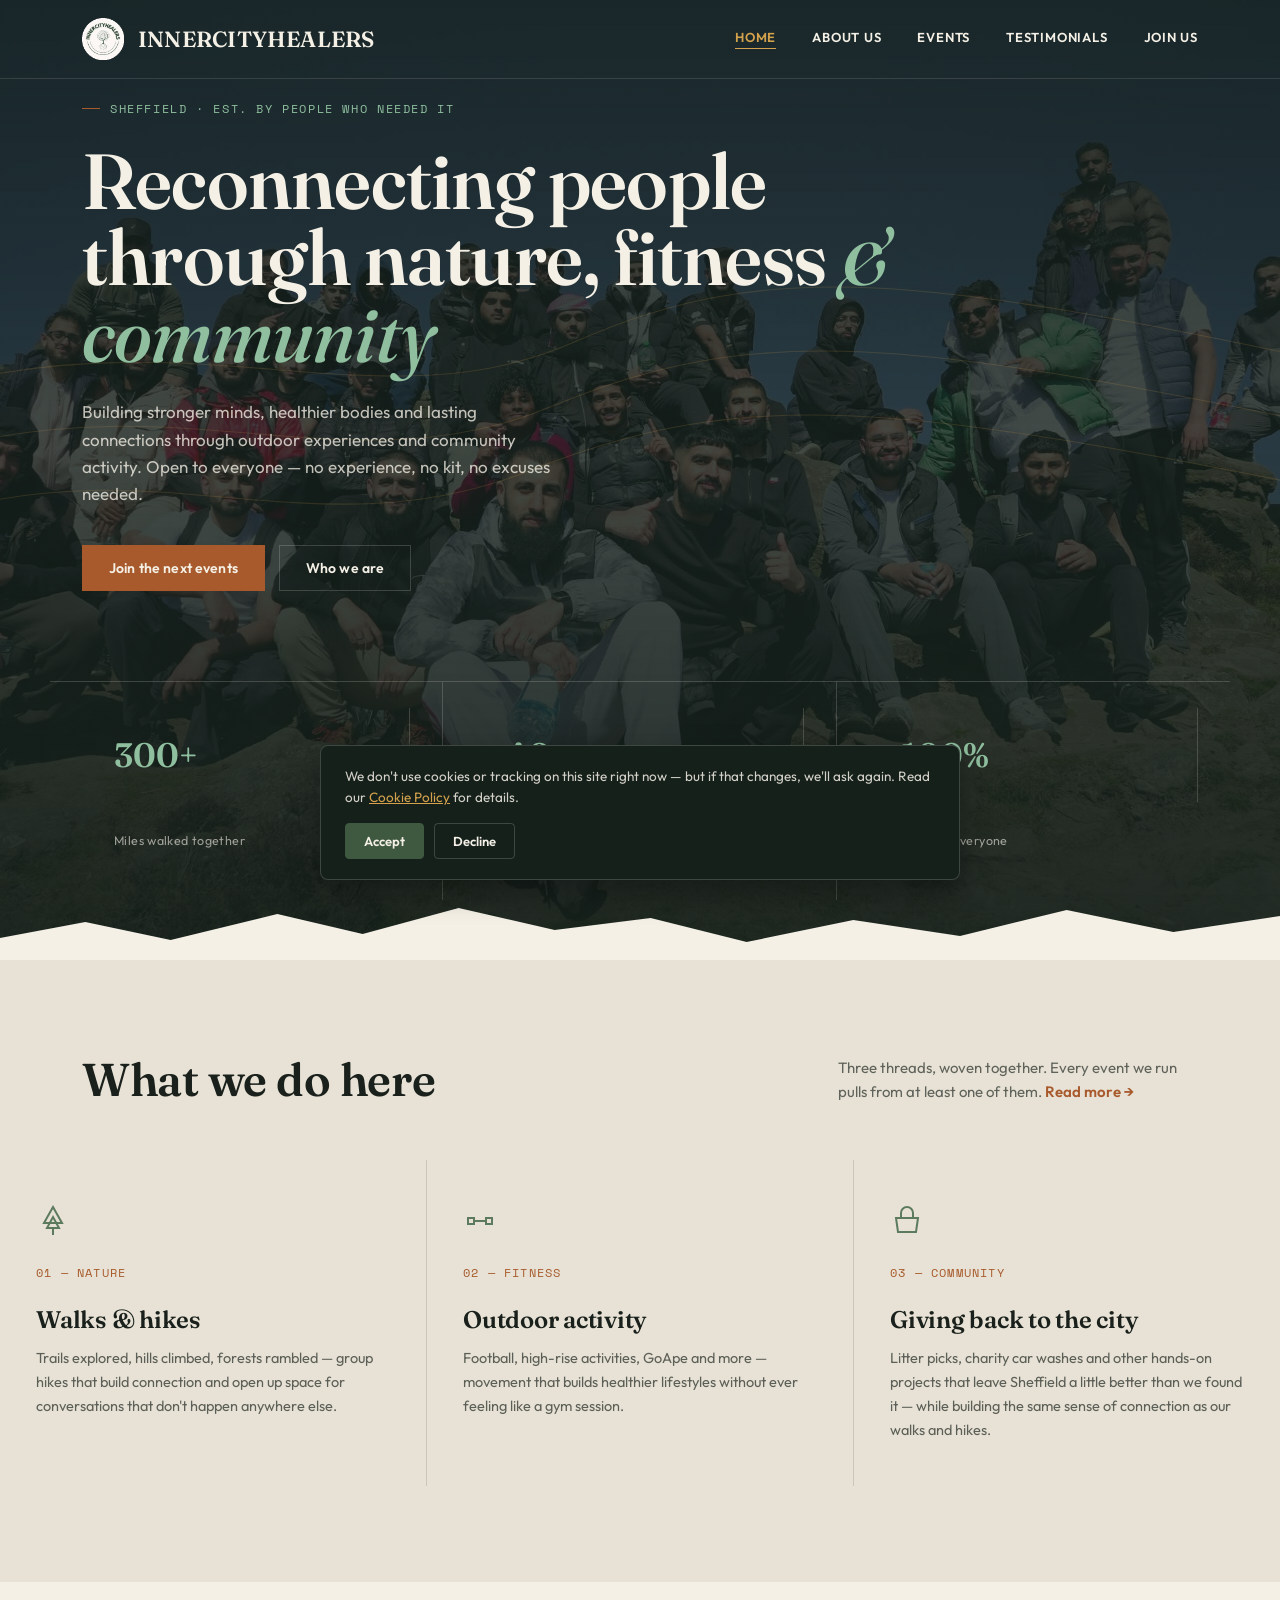
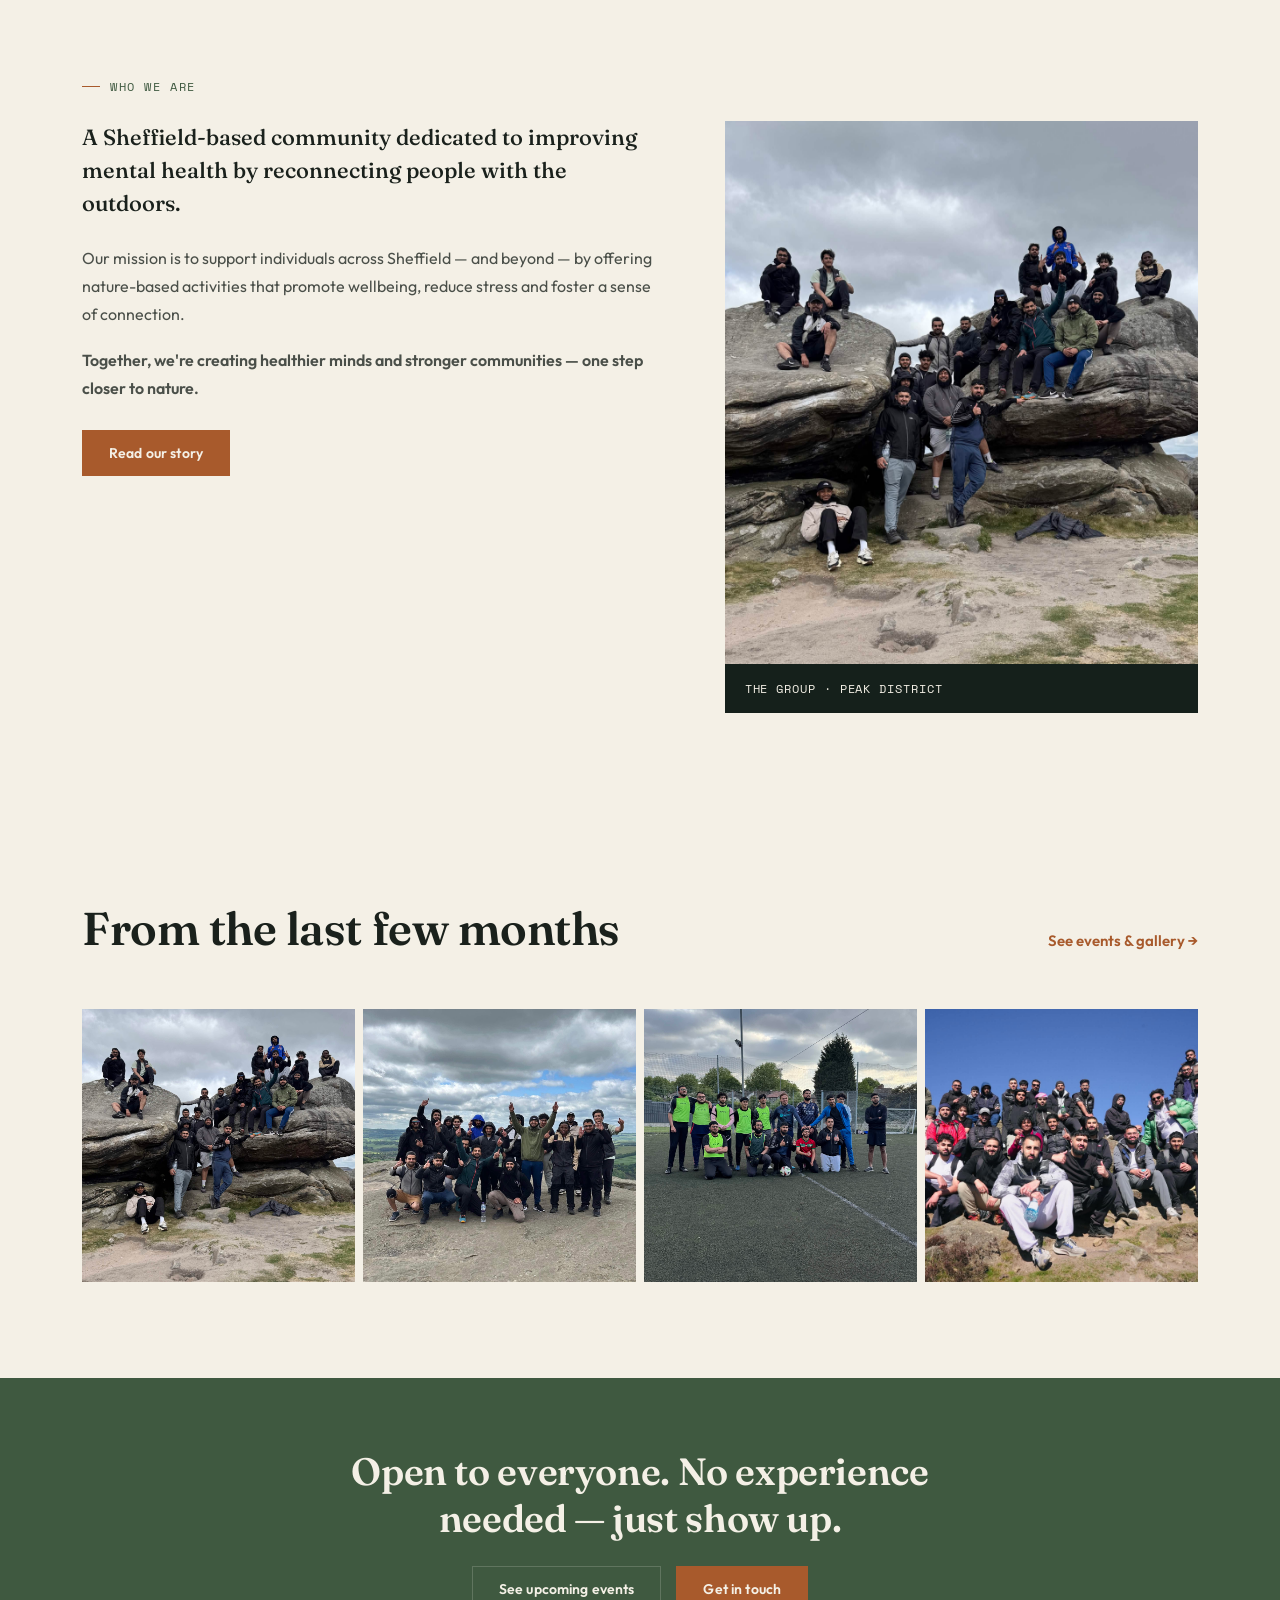
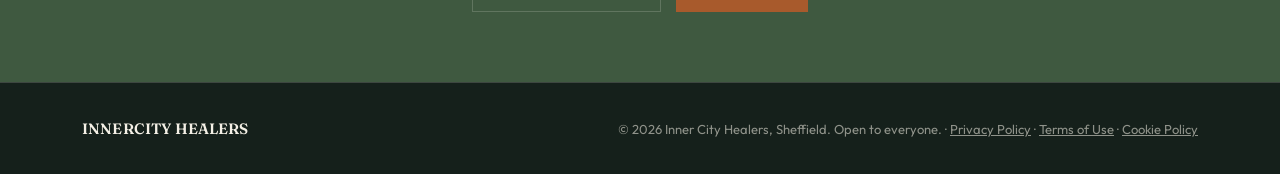
<file: index.html>
<!DOCTYPE html>
<html lang="en">
<head>
<meta charset="UTF-8">
<meta name="viewport" content="width=device-width, initial-scale=1.0">
<title>Inner City Healers — Reconnecting People Through Nature, Fitness & Community</title>
<meta name="description" content="A Sheffield-based community using hikes, outdoor activity and connection to support mental health.">
<link rel="preconnect" href="https://fonts.googleapis.com">
<link rel="preconnect" href="https://fonts.gstatic.com" crossorigin>
<link href="https://fonts.googleapis.com/css2?family=Fraunces:opsz,wght@9..144,400;9..144,500;9..144,600;9..144,700&family=Outfit:wght@400;500;600;700&family=Space+Mono:wght@400;700&display=swap" rel="stylesheet">
<link rel="stylesheet" href="css/style.css">
</head>
<body>
<header>
  <nav>
    <a href="index.html" class="brand">
      <img src="images/logo_circle.png" alt="Inner City Healers logo" class="brand-logo">
      INNERCITYHEALERS
    </a>
    <div class="navlinks">
      <a href="index.html" class="active">Home</a>
      <a href="about.html">About Us</a>
      <a href="events.html">Events</a>
      <a href="testimonials.html">Testimonials</a>
      <a href="contact.html">Join Us</a>
    </div>
    <button class="menu-toggle" aria-label="Menu">
      <svg width="22" height="16" viewBox="0 0 22 16"><rect width="22" height="2" fill="#1A211C"/><rect y="7" width="22" height="2" fill="#1A211C"/><rect y="14" width="22" height="2" fill="#1A211C"/></svg>
    </button>
  </nav>
</header>
<section class="hero" id="home">
  <svg class="topo" viewBox="0 0 1200 600" preserveAspectRatio="none" xmlns="http://www.w3.org/2000/svg">
    <g stroke="#D4A24C" stroke-width="1" fill="none">
      <path d="M-50 480 C 150 420, 300 520, 500 440 S 850 380, 1250 460"/>
      <path d="M-50 420 C 180 360, 330 460, 520 380 S 860 320, 1250 400"/>
      <path d="M-50 360 C 200 300, 360 400, 540 320 S 870 260, 1250 340"/>
    </g>
  </svg>
  <div class="hero-inner">
    <div class="eyebrow light">Sheffield &middot; Est. by people who needed it</div>
    <h1>Reconnecting people through nature, fitness <em>&amp; community</em></h1>
    <p class="lede">Building stronger minds, healthier bodies and lasting connections through outdoor experiences and community activity. Open to everyone &mdash; no experience, no kit, no excuses needed.</p>
    <div class="hero-ctas">
      <a href="contact.html" class="btn dark">Join the next events</a>
      <a href="about.html" class="btn outline">Who we are</a>
    </div>
  </div>
  <div class="hero-stats">
    <div><div class="num">300+</div><div class="lbl">Miles walked together</div></div>
    <div><div class="num">40+</div><div class="lbl">Outdoor sessions run</div></div>
    <div><div class="num">100%</div><div class="lbl">Open to everyone</div></div>
  </div>
  <svg class="ridge" viewBox="0 0 1200 60" preserveAspectRatio="none" style="height:60px;">
    <path d="M0 60 L0 38 L80 22 L160 40 L260 14 L340 34 L430 8 L520 30 L610 18 L700 42 L800 20 L900 36 L1000 10 L1100 32 L1200 16 L1200 60 Z" fill="#F4F0E6"/>
  </svg>
</section>

<section class="pillars">
  <div class="wrap">
    <div class="section-head">
      <h2>What we do here</h2>
      <p class="desc">Three threads, woven together. Every event we run pulls from at least one of them. <a href="about.html" style="color:var(--rust); font-weight:600;">Read more &rarr;</a></p>
    </div>
  </div>
  <div class="pillar-grid">
    <div class="pillar">
      <div class="icon"><svg width="34" height="34" viewBox="0 0 34 34" fill="none"><path d="M17 3L26 19H8L17 3Z" stroke="#5C7A5E" stroke-width="2" fill="none"/><path d="M17 13L23 24H11L17 13Z" stroke="#5C7A5E" stroke-width="2" fill="none"/><line x1="17" y1="24" x2="17" y2="31" stroke="#5C7A5E" stroke-width="2"/></svg></div>
      <div class="pnum">01 &mdash; NATURE</div>
      <h3>Walks &amp; hikes</h3>
      <p>Trails explored, hills climbed, forests rambled &mdash; group hikes that build connection and open up space for conversations that don't happen anywhere else.</p>
    </div>
    <div class="pillar">
      <div class="icon"><svg width="34" height="34" viewBox="0 0 34 34" fill="none"><rect x="5" y="14" width="6" height="6" stroke="#5C7A5E" stroke-width="2"/><rect x="23" y="14" width="6" height="6" stroke="#5C7A5E" stroke-width="2"/><line x1="11" y1="17" x2="23" y2="17" stroke="#5C7A5E" stroke-width="2"/></svg></div>
      <div class="pnum">02 &mdash; FITNESS</div>
      <h3>Outdoor activity</h3>
      <p>Football, high-rise activities, GoApe and more &mdash; movement that builds healthier lifestyles without ever feeling like a gym session.</p>
    </div>
    <div class="pillar">
  <div class="icon"><svg width="34" height="34" viewBox="0 0 34 34" fill="none"><path d="M6 14h22l-2 14H8L6 14Z" stroke="#5C7A5E" stroke-width="2" fill="none"/><path d="M11 14V9a6 6 0 0 1 12 0v5" stroke="#5C7A5E" stroke-width="2" fill="none"/></svg></div>
  <div class="pnum">03 &mdash; COMMUNITY</div>
  <h3>Giving back to the city</h3>
  <p>Litter picks, charity car washes and other hands-on projects that leave Sheffield a little better than we found it &mdash; while building the same sense of connection as our walks and hikes.</p>
</div>
  </div>
</section>

<section class="about">
  <div class="wrap">
    <div class="eyebrow">Who we are</div>
    <div class="about-grid" style="margin-top:26px;">
      <div>
        <p class="lead-graf">A Sheffield-based community dedicated to improving mental health by reconnecting people with the outdoors.</p>
        <p>Our mission is to support individuals across Sheffield &mdash; and beyond &mdash; by offering nature-based activities that promote wellbeing, reduce stress and foster a sense of connection.</p>
        <p style="font-weight:600; margin-bottom:28px;">Together, we're creating healthier minds and stronger communities &mdash; one step closer to nature.</p>
        <a href="about.html" class="btn dark">Read our story</a>
      </div>
      <div class="about-photo">
        <img src="images/peak-summit-group.jpg" alt="Group celebrating together on top of a Peak District summit">
        <div class="tag">THE GROUP &middot; PEAK DISTRICT</div>
      </div>
    </div>
  </div>
</section>

<section class="mini-gallery">
  <div class="wrap">
    <div class="section-head">
      <h2>From the last few months</h2>
      <p class="desc"><a href="events.html" style="color:var(--rust); font-weight:600;">See events &amp; gallery &rarr;</a></p>
    </div>
    <div class="mini-grid">
      <a href="events.html"><img src="images/peak-summit-group.jpg" alt="Group celebrating on top of a Peak District summit"></a>
      <a href="events.html"><img src="images/rocky-outcrop-cheering.jpg" alt="Group cheering on a rocky outcrop"></a>
      <a href="events.html"><img src="images/outdoor-football.jpg" alt="Football team group photo"></a>
      <a href="events.html"><img src="images/go-karting.jpg" alt="Group in racing suits after go-karting"></a>
    </div>
  </div>
</section>

<section class="cta-band">
  <div class="wrap">
    <h2 style="margin:0 auto 24px;">Open to everyone. No experience needed &mdash; just show up.</h2>
    <a href="events.html" class="btn outline">See upcoming events</a>
    <a href="contact.html" class="btn dark">Get in touch</a>
  </div>
</section>
<footer>
  <div class="wrap foot-inner">
    <div class="brand">INNERCITY HEALERS</div>
    <div>&copy; 2026 Inner City Healers, Sheffield. Open to everyone. &middot; <a href="privacy.html" style="text-decoration:underline;">Privacy Policy</a> &middot; <a href="terms.html" style="text-decoration:underline;">Terms of Use</a> &middot; <a href="cookies.html" style="text-decoration:underline;">Cookie Policy</a></div>
  </div>
</footer>

<script src="js/script.js"></script>

</body>
</html>
</file>
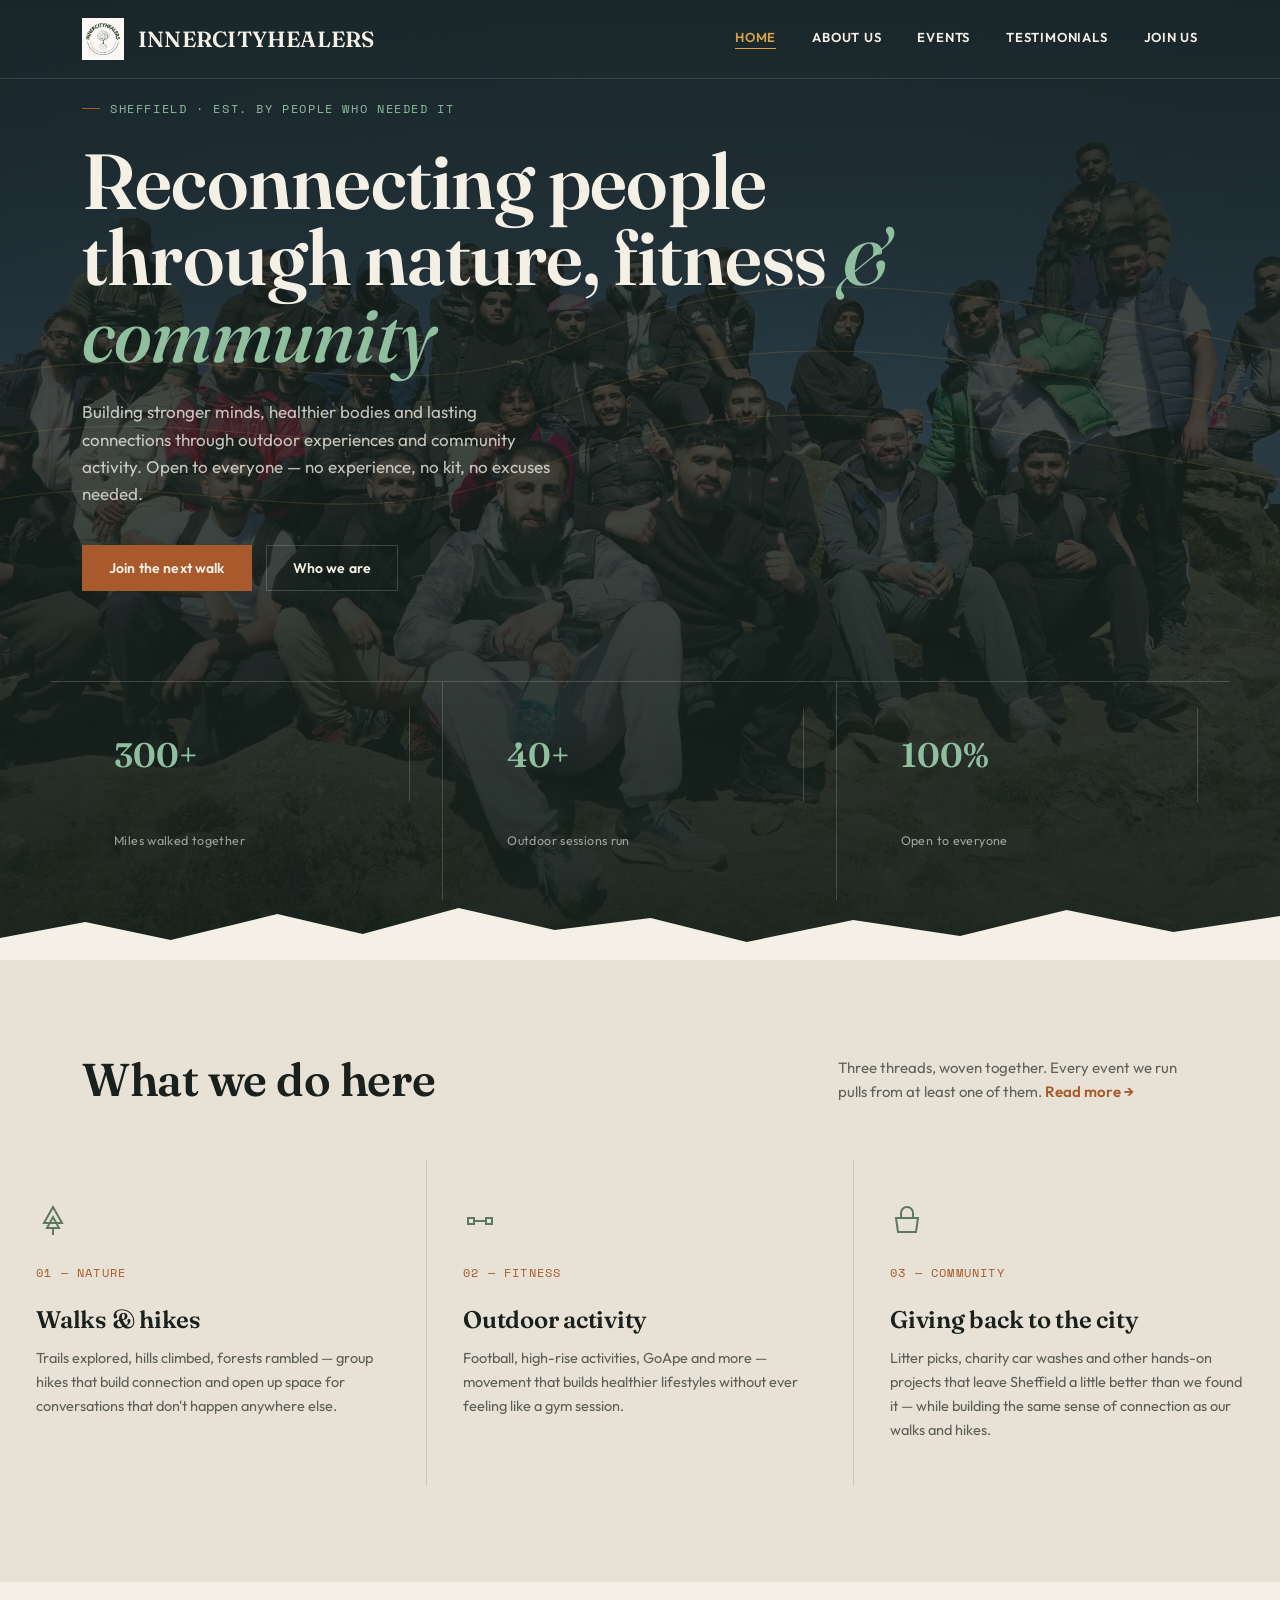
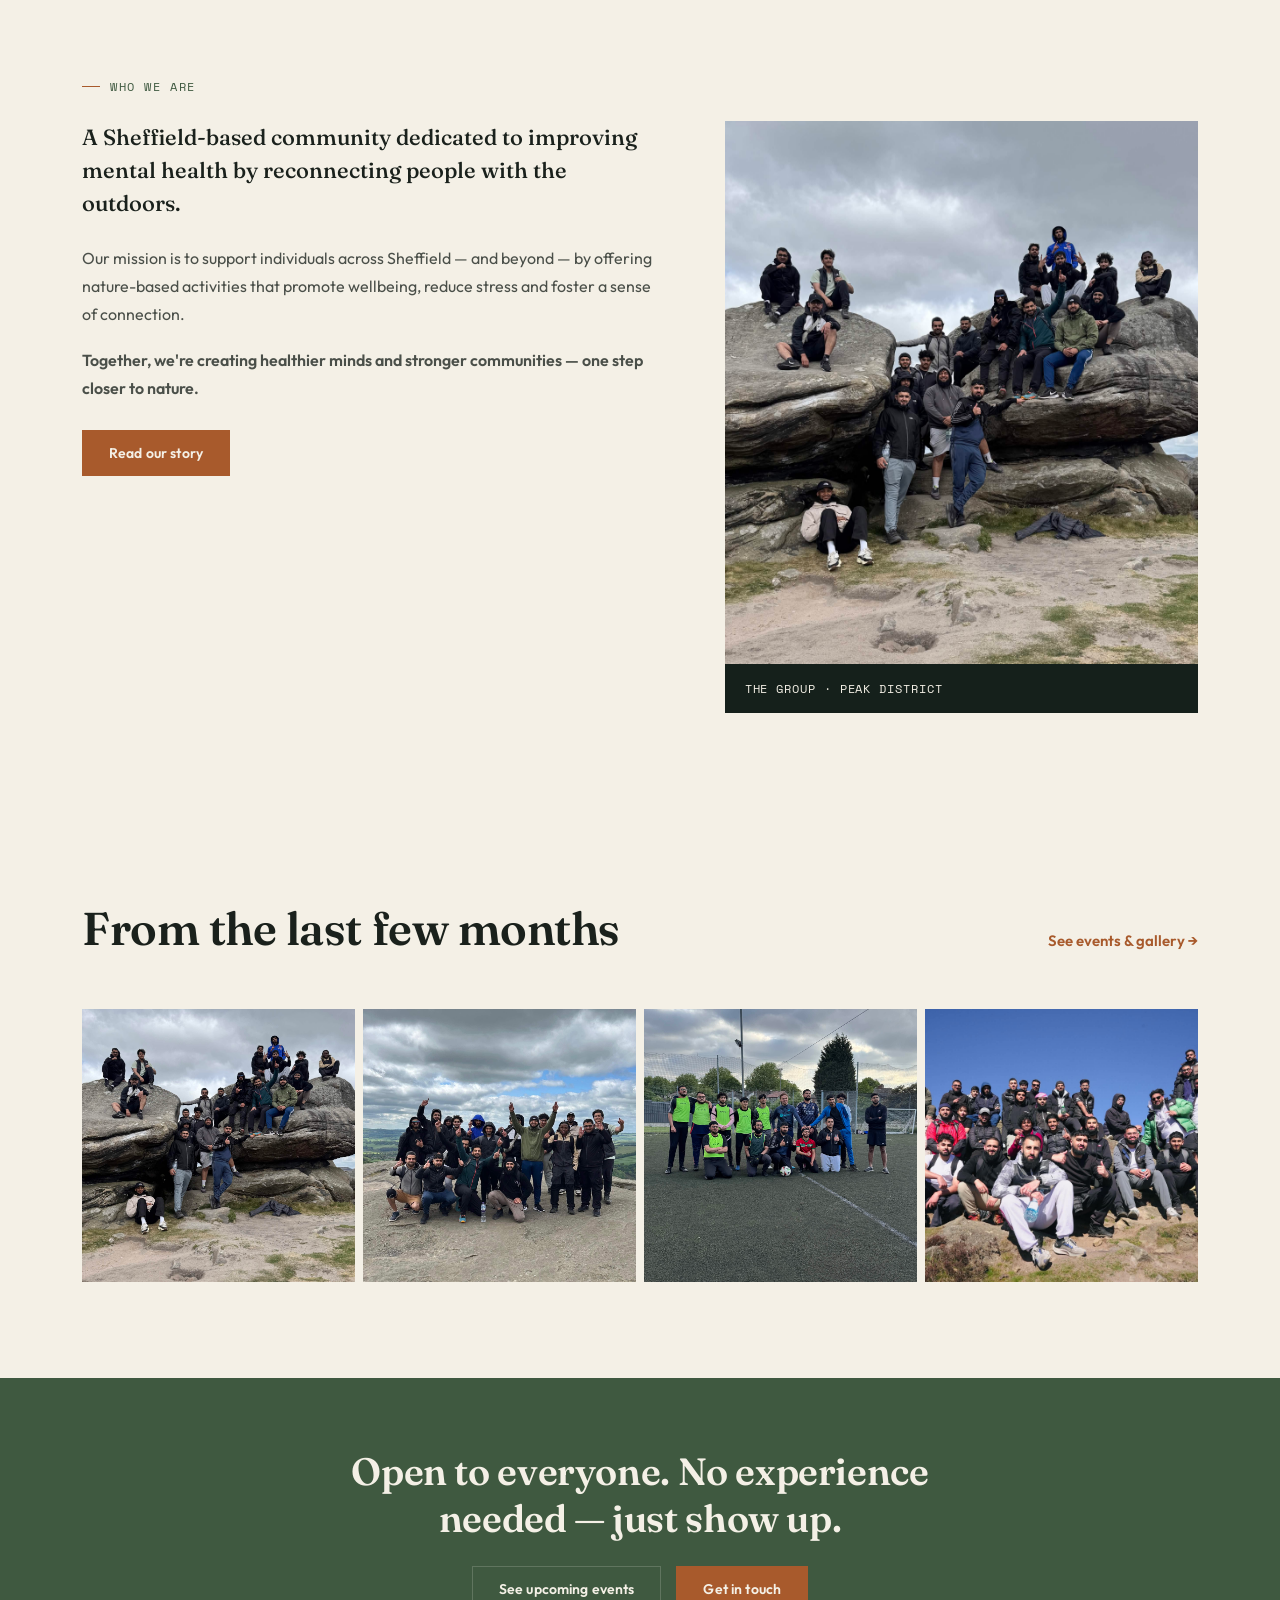
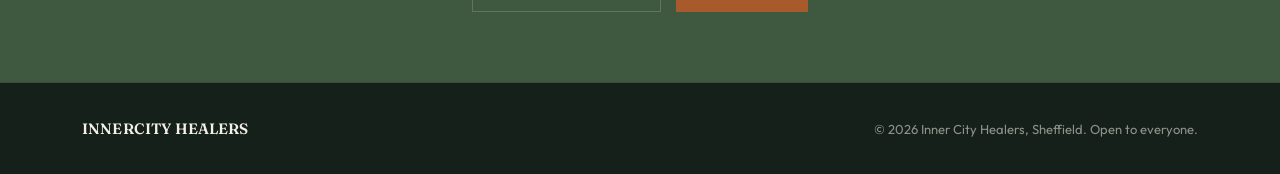
<file: ICH/innercityhealers-site/site/index.html>
<!DOCTYPE html>
<html lang="en">
<head>
<meta charset="UTF-8">
<meta name="viewport" content="width=device-width, initial-scale=1.0">
<title>Inner City Healers — Reconnecting People Through Nature, Fitness & Community</title>
<meta name="description" content="A Sheffield-based community using hikes, outdoor activity and connection to support mental health.">
<link rel="preconnect" href="https://fonts.googleapis.com">
<link rel="preconnect" href="https://fonts.gstatic.com" crossorigin>
<link href="https://fonts.googleapis.com/css2?family=Fraunces:opsz,wght@9..144,400;9..144,500;9..144,600;9..144,700&family=Outfit:wght@400;500;600;700&family=Space+Mono:wght@400;700&display=swap" rel="stylesheet">
<link rel="stylesheet" href="css/style.css">
</head>
<body>
<header>
  <nav>
    <a href="index.html" class="brand">
      <img src="images/logo.jpg" alt="Inner City Healers logo" class="brand-logo">
      INNERCITYHEALERS
    </a>
    <div class="navlinks">
      <a href="index.html" class="active">Home</a>
      <a href="about.html">About Us</a>
      <a href="events.html">Events</a>
      <a href="testimonials.html">Testimonials</a>
      <a href="contact.html">Join Us</a>
    </div>
    <button class="menu-toggle" aria-label="Menu">
      <svg width="22" height="16" viewBox="0 0 22 16"><rect width="22" height="2" fill="#1A211C"/><rect y="7" width="22" height="2" fill="#1A211C"/><rect y="14" width="22" height="2" fill="#1A211C"/></svg>
    </button>
  </nav>
</header>
<section class="hero" id="home">
  <svg class="topo" viewBox="0 0 1200 600" preserveAspectRatio="none" xmlns="http://www.w3.org/2000/svg">
    <g stroke="#D4A24C" stroke-width="1" fill="none">
      <path d="M-50 480 C 150 420, 300 520, 500 440 S 850 380, 1250 460"/>
      <path d="M-50 420 C 180 360, 330 460, 520 380 S 860 320, 1250 400"/>
      <path d="M-50 360 C 200 300, 360 400, 540 320 S 870 260, 1250 340"/>
    </g>
  </svg>
  <div class="hero-inner">
    <div class="eyebrow light">Sheffield &middot; Est. by people who needed it</div>
    <h1>Reconnecting people through nature, fitness <em>&amp; community</em></h1>
    <p class="lede">Building stronger minds, healthier bodies and lasting connections through outdoor experiences and community activity. Open to everyone &mdash; no experience, no kit, no excuses needed.</p>
    <div class="hero-ctas">
      <a href="contact.html" class="btn dark">Join the next walk</a>
      <a href="about.html" class="btn outline">Who we are</a>
    </div>
  </div>
  <div class="hero-stats">
    <div><div class="num">300+</div><div class="lbl">Miles walked together</div></div>
    <div><div class="num">40+</div><div class="lbl">Outdoor sessions run</div></div>
    <div><div class="num">100%</div><div class="lbl">Open to everyone</div></div>
  </div>
  <svg class="ridge" viewBox="0 0 1200 60" preserveAspectRatio="none" style="height:60px;">
    <path d="M0 60 L0 38 L80 22 L160 40 L260 14 L340 34 L430 8 L520 30 L610 18 L700 42 L800 20 L900 36 L1000 10 L1100 32 L1200 16 L1200 60 Z" fill="#F4F0E6"/>
  </svg>
</section>

<section class="pillars">
  <div class="wrap">
    <div class="section-head">
      <h2>What we do here</h2>
      <p class="desc">Three threads, woven together. Every event we run pulls from at least one of them. <a href="about.html" style="color:var(--rust); font-weight:600;">Read more &rarr;</a></p>
    </div>
  </div>
  <div class="pillar-grid">
    <div class="pillar">
      <div class="icon"><svg width="34" height="34" viewBox="0 0 34 34" fill="none"><path d="M17 3L26 19H8L17 3Z" stroke="#5C7A5E" stroke-width="2" fill="none"/><path d="M17 13L23 24H11L17 13Z" stroke="#5C7A5E" stroke-width="2" fill="none"/><line x1="17" y1="24" x2="17" y2="31" stroke="#5C7A5E" stroke-width="2"/></svg></div>
      <div class="pnum">01 &mdash; NATURE</div>
      <h3>Walks &amp; hikes</h3>
      <p>Trails explored, hills climbed, forests rambled &mdash; group hikes that build connection and open up space for conversations that don't happen anywhere else.</p>
    </div>
    <div class="pillar">
      <div class="icon"><svg width="34" height="34" viewBox="0 0 34 34" fill="none"><rect x="5" y="14" width="6" height="6" stroke="#5C7A5E" stroke-width="2"/><rect x="23" y="14" width="6" height="6" stroke="#5C7A5E" stroke-width="2"/><line x1="11" y1="17" x2="23" y2="17" stroke="#5C7A5E" stroke-width="2"/></svg></div>
      <div class="pnum">02 &mdash; FITNESS</div>
      <h3>Outdoor activity</h3>
      <p>Football, high-rise activities, GoApe and more &mdash; movement that builds healthier lifestyles without ever feeling like a gym session.</p>
    </div>
    <div class="pillar">
  <div class="icon"><svg width="34" height="34" viewBox="0 0 34 34" fill="none"><path d="M6 14h22l-2 14H8L6 14Z" stroke="#5C7A5E" stroke-width="2" fill="none"/><path d="M11 14V9a6 6 0 0 1 12 0v5" stroke="#5C7A5E" stroke-width="2" fill="none"/></svg></div>
  <div class="pnum">03 &mdash; COMMUNITY</div>
  <h3>Giving back to the city</h3>
  <p>Litter picks, charity car washes and other hands-on projects that leave Sheffield a little better than we found it &mdash; while building the same sense of connection as our walks and hikes.</p>
</div>
  </div>
</section>

<section class="about">
  <div class="wrap">
    <div class="eyebrow">Who we are</div>
    <div class="about-grid" style="margin-top:26px;">
      <div>
        <p class="lead-graf">A Sheffield-based community dedicated to improving mental health by reconnecting people with the outdoors.</p>
        <p>Our mission is to support individuals across Sheffield &mdash; and beyond &mdash; by offering nature-based activities that promote wellbeing, reduce stress and foster a sense of connection.</p>
        <p style="font-weight:600; margin-bottom:28px;">Together, we're creating healthier minds and stronger communities &mdash; one step closer to nature.</p>
        <a href="about.html" class="btn dark">Read our story</a>
      </div>
      <div class="about-photo">
        <img src="images/peak-summit-group.jpg" alt="Group celebrating together on top of a Peak District summit">
        <div class="tag">THE GROUP &middot; PEAK DISTRICT</div>
      </div>
    </div>
  </div>
</section>

<section class="mini-gallery">
  <div class="wrap">
    <div class="section-head">
      <h2>From the last few months</h2>
      <p class="desc"><a href="events.html" style="color:var(--rust); font-weight:600;">See events &amp; gallery &rarr;</a></p>
    </div>
    <div class="mini-grid">
      <a href="events.html"><img src="images/peak-summit-group.jpg" alt="Group celebrating on top of a Peak District summit"></a>
      <a href="events.html"><img src="images/rocky-outcrop-cheering.jpg" alt="Group cheering on a rocky outcrop"></a>
      <a href="events.html"><img src="images/outdoor-football.jpg" alt="Football team group photo"></a>
      <a href="events.html"><img src="images/go-karting.jpg" alt="Group in racing suits after go-karting"></a>
    </div>
  </div>
</section>

<section class="cta-band">
  <div class="wrap">
    <h2 style="margin:0 auto 24px;">Open to everyone. No experience needed &mdash; just show up.</h2>
    <a href="events.html" class="btn outline">See upcoming events</a>
    <a href="contact.html" class="btn dark">Get in touch</a>
  </div>
</section>
<footer>
  <div class="wrap foot-inner">
    <div class="brand">INNERCITY HEALERS</div>
    <div>&copy; 2026 Inner City Healers, Sheffield. Open to everyone.</div>
  </div>
</footer>

<script src="js/script.js"></script>

</body>
</html>
</file>
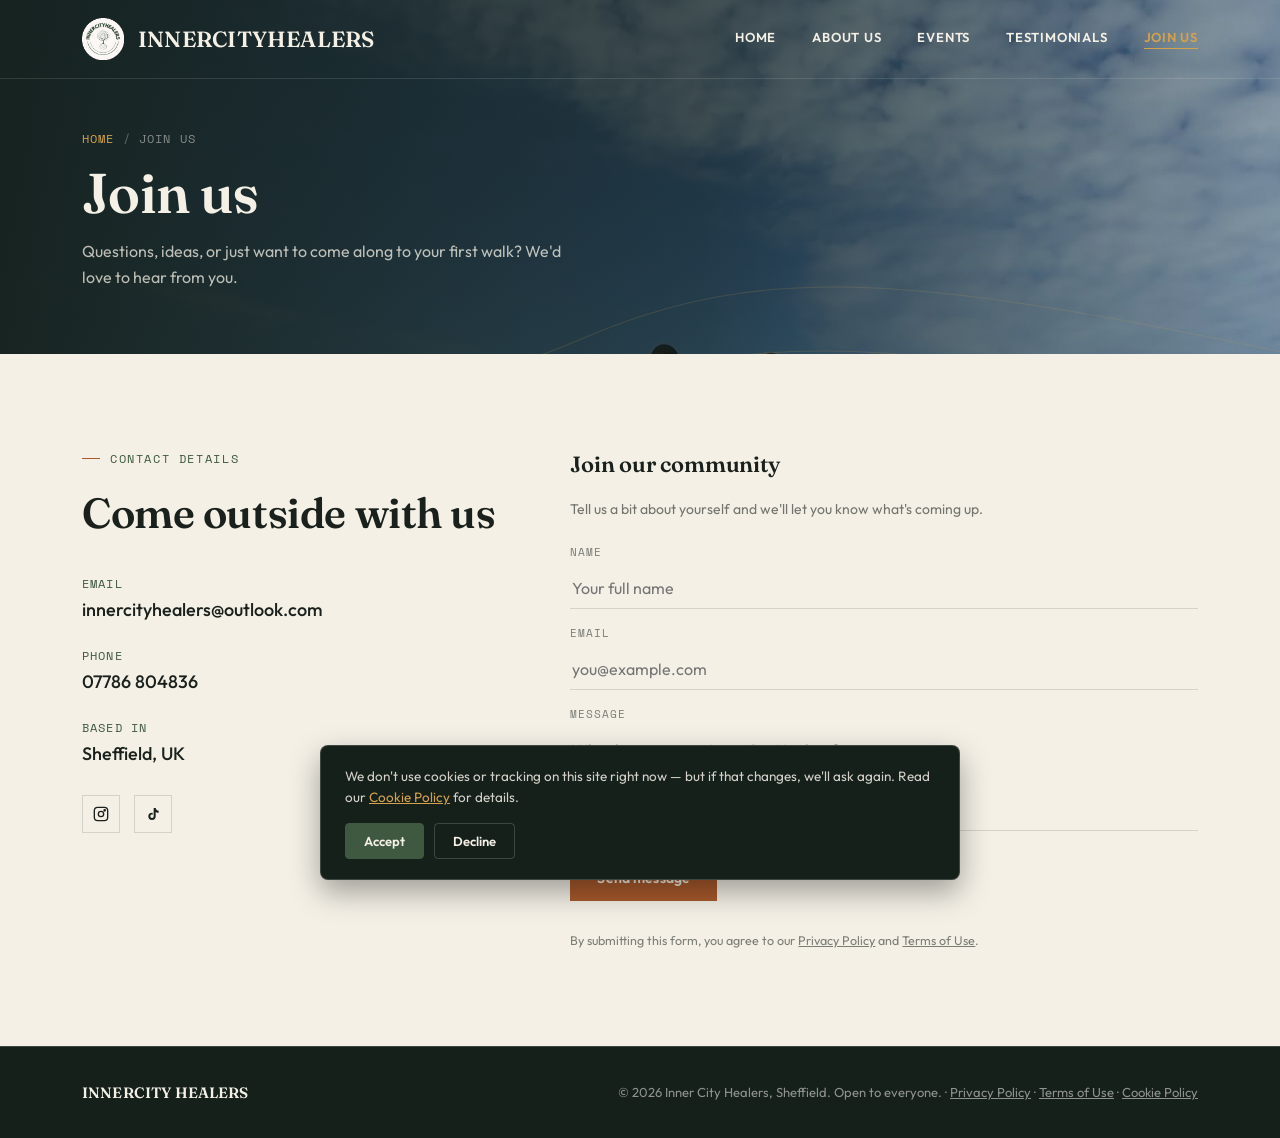
<file: contact.html>
<!DOCTYPE html>
<html lang="en">
<head>
<meta charset="UTF-8">
<meta name="viewport" content="width=device-width, initial-scale=1.0">
<title>Contact — Inner City Healers</title>
<meta name="description" content="Get in touch with Inner City Healers in Sheffield — email, phone, or join our community.">
<link rel="preconnect" href="https://fonts.googleapis.com">
<link rel="preconnect" href="https://fonts.gstatic.com" crossorigin>
<link href="https://fonts.googleapis.com/css2?family=Fraunces:opsz,wght@9..144,400;9..144,500;9..144,600;9..144,700&family=Outfit:wght@400;500;600;700&family=Space+Mono:wght@400;700&display=swap" rel="stylesheet">
<link rel="stylesheet" href="css/style.css">
</head>
<body>
<header>
  <nav>
    <a href="index.html" class="brand">
      <img src="images/logo_circle.png" alt="Inner City Healers logo" class="brand-logo">
      INNERCITYHEALERS
    </a>
    <div class="navlinks">
      <a href="index.html">Home</a>
      <a href="about.html">About Us</a>
      <a href="events.html">Events</a>
      <a href="testimonials.html">Testimonials</a>
      <a href="contact.html" class="active">Join Us</a>
    </div>
    <button class="menu-toggle" aria-label="Menu">
      <svg width="22" height="16" viewBox="0 0 22 16"><rect width="22" height="2" fill="#1A211C"/><rect y="7" width="22" height="2" fill="#1A211C"/><rect y="14" width="22" height="2" fill="#1A211C"/></svg>
    </button>
  </nav>
</header>
<section class="page-hero">
  <div class="page-hero-bg"><img src="images/moorland-clifftop-group.jpg" alt="" style="object-position:right center;" onerror="this.parentElement.style.display='none'"></div>
  <svg class="topo" viewBox="0 0 1200 600" preserveAspectRatio="none" xmlns="http://www.w3.org/2000/svg">
    <g stroke="#D4A24C" stroke-width="1" fill="none">
      <path d="M-50 480 C 150 420, 300 520, 500 440 S 850 380, 1250 460"/>
      <path d="M-50 420 C 180 360, 330 460, 520 380 S 860 320, 1250 400"/>
      <path d="M-50 360 C 200 300, 360 400, 540 320 S 870 260, 1250 340"/>
    </g>
  </svg>
  <div class="page-hero-inner">
    <div class="crumb"><a href="index.html">Home</a><span>/</span>Join Us</div>
    <h1>Join us</h1>
    <p class="lede">Questions, ideas, or just want to come along to your first walk? We'd love to hear from you.</p>
  </div>
</section>

<section class="contact">
  <div class="wrap">
    <div class="contact-grid">
      <div class="contact-info">
        <div class="eyebrow">Contact details</div>
        <h2 style="margin-top:20px;">Come outside with us</h2>
        <div class="cline" style="margin-top:36px;">
          <div class="clabel">Email</div>
          <a href="mailto:innercityhealers@outlook.com">innercityhealers@outlook.com</a>
        </div>
        <div class="cline">
          <div class="clabel">Phone</div>
          <a href="tel:07786804836">07786 804836</a>
        </div>
        <div class="cline">
          <div class="clabel">Based in</div>
          <span>Sheffield, UK</span>
        </div>
        <div class="socials">
          <a href="https://www.instagram.com/innercityhealers" target="_blank" rel="noopener" aria-label="Instagram"><svg width="16" height="16" viewBox="0 0 24 24" fill="none" stroke="currentColor" stroke-width="2"><rect x="2" y="2" width="20" height="20" rx="5"/><circle cx="12" cy="12" r="4"/><circle cx="17.5" cy="6.5" r="1"/></svg></a>
          <a href="https://vm.tiktok.com/ZNRE6Q6TJ/" target="_blank" rel="noopener" aria-label="TikTok"><svg width="16" height="16" viewBox="0 0 24 24" fill="currentColor"><path d="M16 3c.5 2.5 2 4 4.5 4.3v3c-1.6 0-3.1-.5-4.5-1.4v6.6a5.5 5.5 0 1 1-5.5-5.5c.3 0 .6 0 1 .1v3.1a2.5 2.5 0 1 0 1.5 2.3V3h3z"/></svg></a>
        </div>
      </div>
      <form id="joinForm" action="https://formspree.io/f/meebwgay" method="POST">
        <h3 style="font-size:22px; margin-bottom:6px;">Join our community</h3>
        <p style="font-size:14px; color:rgba(26,33,28,0.6); margin-bottom:10px;">Tell us a bit about yourself and we'll let you know what's coming up.</p>
        <div class="field">
          <label for="name">Name</label>
          <input type="text" id="name" name="name" placeholder="Your full name" required>
        </div>
        <div class="field">
          <label for="email">Email</label>
          <input type="email" id="email" name="email" placeholder="you@example.com" required>
        </div>
        <div class="field">
          <label for="message">Message</label>
          <textarea id="message" name="message" rows="4" placeholder="What brings you to InnerCityHealers?"></textarea>
        </div>
        <button type="submit" class="btn dark">Send message</button>
<p style="font-size:12.5px; color:rgba(26,33,28,0.55); margin-top:14px; line-height:1.5;">By submitting this form, you agree to our <a href="privacy.html" style="text-decoration:underline;">Privacy Policy</a> and <a href="terms.html" style="text-decoration:underline;">Terms of Use</a>.</p>
</form>
      </form>
    </div>
  </div>
</section>
<footer>
  <div class="wrap foot-inner">
    <div class="brand">INNERCITY HEALERS</div>
   <div>&copy; 2026 Inner City Healers, Sheffield. Open to everyone. &middot; <a href="privacy.html" style="text-decoration:underline;">Privacy Policy</a> &middot; <a href="terms.html" style="text-decoration:underline;">Terms of Use</a> &middot; <a href="cookies.html" style="text-decoration:underline;">Cookie Policy</a></div>
  </div>
</footer>

<script src="js/script.js"></script>

</body>
</html>
</file>
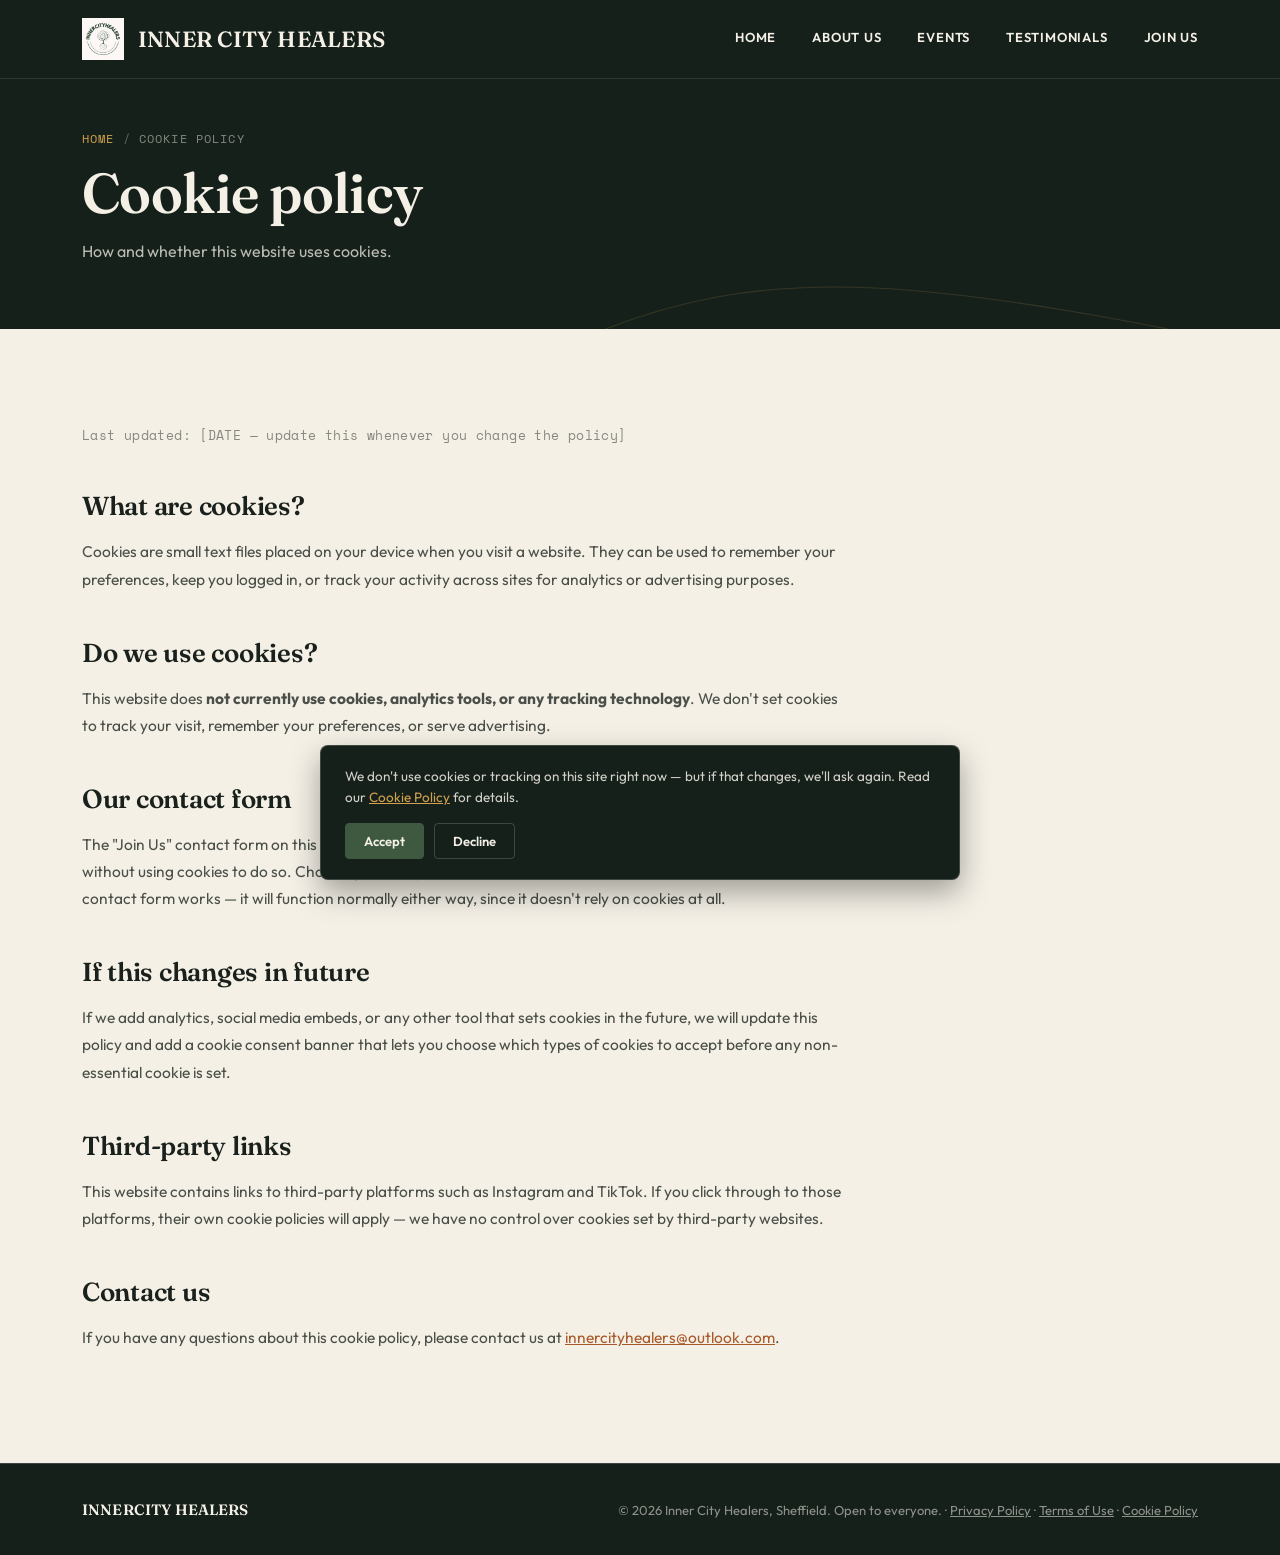
<file: cookies.html>
<!DOCTYPE html>
<html lang="en">
<head>
<meta charset="UTF-8">
<meta name="viewport" content="width=device-width, initial-scale=1.0">
<title>Cookie Policy — Inner City Healers</title>
<meta name="description" content="How Inner City Healers uses cookies on this website.">
<link rel="preconnect" href="https://fonts.googleapis.com">
<link rel="preconnect" href="https://fonts.gstatic.com" crossorigin>
<link href="https://fonts.googleapis.com/css2?family=Fraunces:opsz,wght@9..144,400;9..144,500;9..144,600;9..144,700&family=Outfit:wght@400;500;600;700&family=Space+Mono:wght@400;700&display=swap" rel="stylesheet">
<link rel="stylesheet" href="css/style.css">
</head>
<body>
<header>
  <nav>
    <a href="index.html" class="brand">
      <img src="images/logo.jpg" alt="Inner City Healers logo" class="brand-logo">
      INNER CITY HEALERS
    </a>
    <div class="navlinks">
      <a href="index.html">Home</a>
      <a href="about.html">About Us</a>
      <a href="events.html">Events</a>
      <a href="testimonials.html">Testimonials</a>
      <a href="contact.html">Join Us</a>
    </div>
    <button class="menu-toggle" aria-label="Menu">
      <svg width="22" height="16" viewBox="0 0 22 16"><rect width="22" height="2" fill="#1A211C"/><rect y="7" width="22" height="2" fill="#1A211C"/><rect y="14" width="22" height="2" fill="#1A211C"/></svg>
    </button>
  </nav>
</header>
<section class="page-hero">
  <svg class="topo" viewBox="0 0 1200 600" preserveAspectRatio="none" xmlns="http://www.w3.org/2000/svg">
    <g stroke="#D4A24C" stroke-width="1" fill="none">
      <path d="M-50 480 C 150 420, 300 520, 500 440 S 850 380, 1250 460"/>
      <path d="M-50 420 C 180 360, 330 460, 520 380 S 860 320, 1250 400"/>
      <path d="M-50 360 C 200 300, 360 400, 540 320 S 870 260, 1250 340"/>
    </g>
  </svg>
  <div class="page-hero-inner">
    <div class="crumb"><a href="index.html">Home</a><span>/</span>Cookie Policy</div>
    <h1>Cookie policy</h1>
    <p class="lede">How and whether this website uses cookies.</p>
  </div>
</section>

<section class="policy">
  <div class="wrap">
    <div class="policy-body">
      <p class="updated">Last updated: [DATE — update this whenever you change the policy]</p>

      <h2>What are cookies?</h2>
      <p>Cookies are small text files placed on your device when you visit a website. They can be used to remember your preferences, keep you logged in, or track your activity across sites for analytics or advertising purposes.</p>

      <h2>Do we use cookies?</h2>
      <p>This website does <strong>not currently use cookies, analytics tools, or any tracking technology</strong>. We don't set cookies to track your visit, remember your preferences, or serve advertising.</p>

      <h2>Our contact form</h2>
      <p>The "Join Us" contact form on this website is submitted directly to our form-handling provider, Formspree, without using cookies to do so. Choosing to accept or decline cookies on this site has no effect on whether the contact form works &mdash; it will function normally either way, since it doesn't rely on cookies at all.</p>

      <h2>If this changes in future</h2>
      <p>If we add analytics, social media embeds, or any other tool that sets cookies in the future, we will update this policy and add a cookie consent banner that lets you choose which types of cookies to accept before any non-essential cookie is set.</p>

      <h2>Third-party links</h2>
      <p>This website contains links to third-party platforms such as Instagram and TikTok. If you click through to those platforms, their own cookie policies will apply &mdash; we have no control over cookies set by third-party websites.</p>

      <h2>Contact us</h2>
      <p>If you have any questions about this cookie policy, please contact us at <a href="mailto:innercityhealers@outlook.com">innercityhealers@outlook.com</a>.</p>
    </div>
  </div>
</section>

<footer>
  <div class="wrap foot-inner">
    <div class="brand">INNERCITY HEALERS</div>
    <div>&copy; 2026 Inner City Healers, Sheffield. Open to everyone. &middot; <a href="privacy.html" style="text-decoration:underline;">Privacy Policy</a> &middot; <a href="terms.html" style="text-decoration:underline;">Terms of Use</a> &middot; <a href="cookies.html" style="text-decoration:underline;">Cookie Policy</a></div>
  </div>
</footer>

<script src="js/script.js"></script>

</body>
</html>
</file>
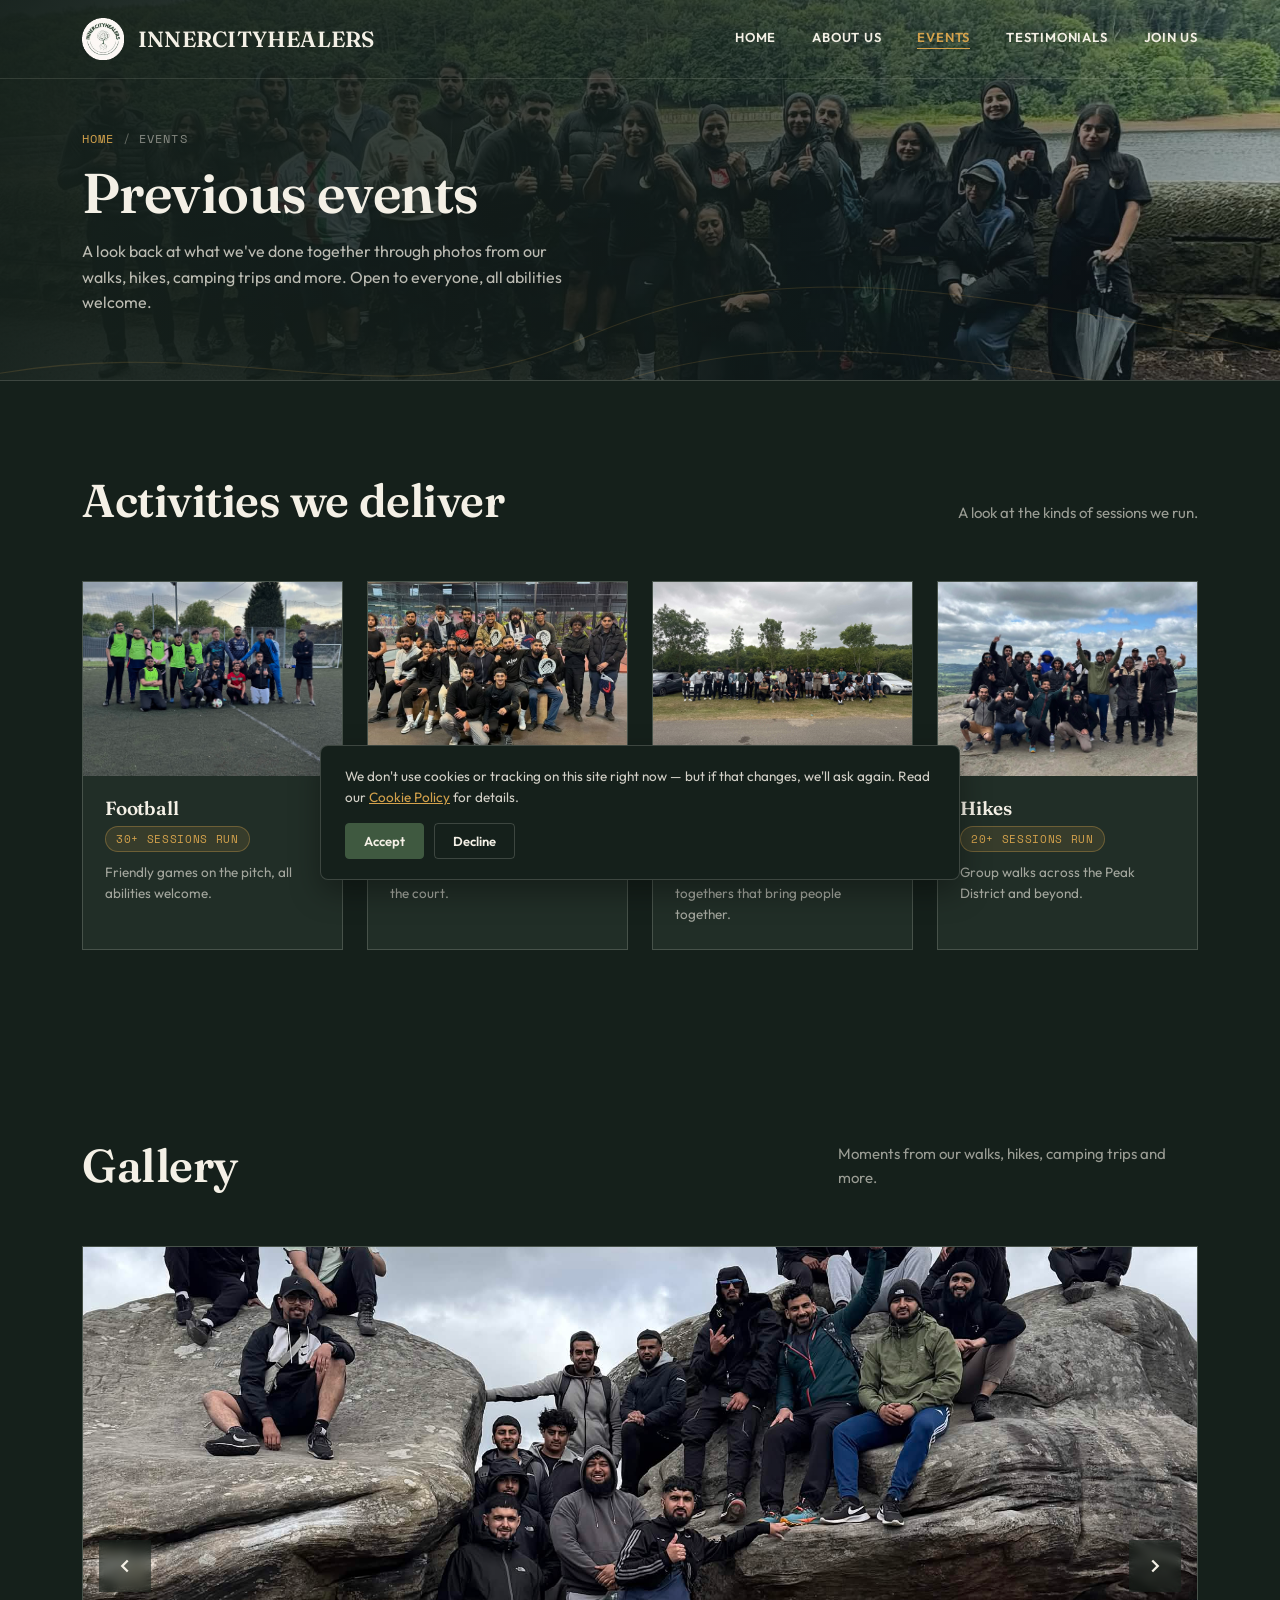
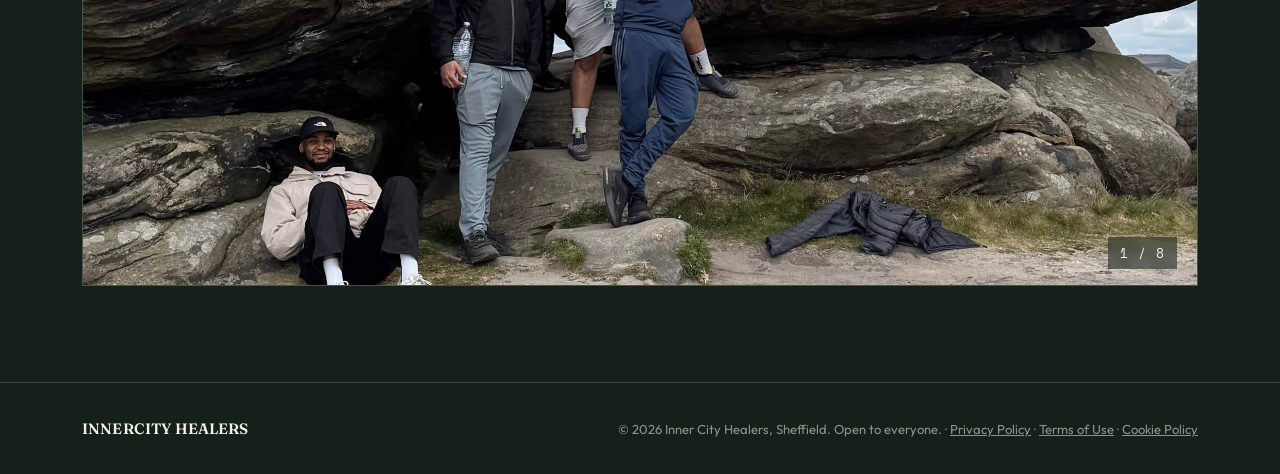
<file: events.html>
<!DOCTYPE html>
<html lang="en">
<head>
<meta charset="UTF-8">
<meta name="viewport" content="width=device-width, initial-scale=1.0">
<title>Events — Inner City Healers</title>
<meta name="description" content="Upcoming hikes, walks, outdoor activities and camping weekends with Inner City Healers.">
<link rel="preconnect" href="https://fonts.googleapis.com">
<link rel="preconnect" href="https://fonts.gstatic.com" crossorigin>
<link href="https://fonts.googleapis.com/css2?family=Fraunces:opsz,wght@9..144,400;9..144,500;9..144,600;9..144,700&family=Outfit:wght@400;500;600;700&family=Space+Mono:wght@400;700&display=swap" rel="stylesheet">
<link rel="stylesheet" href="css/style.css">
</head>
<body>
<header>
  <nav>
    <a href="index.html" class="brand">
      <img src="images/logo_circle.png" alt="Inner City Healers logo" class="brand-logo">
      INNERCITYHEALERS
    </a>
    <div class="navlinks">
      <a href="index.html">Home</a>
      <a href="about.html">About Us</a>
      <a href="events.html" class="active">Events</a>
      <a href="testimonials.html">Testimonials</a>
      <a href="contact.html">Join Us</a>
    </div>
    <button class="menu-toggle" aria-label="Menu">
      <svg width="22" height="16" viewBox="0 0 22 16"><rect width="22" height="2" fill="#1A211C"/><rect y="7" width="22" height="2" fill="#1A211C"/><rect y="14" width="22" height="2" fill="#1A211C"/></svg>
    </button>
  </nav>
</header>
<section class="page-hero">
  <div class="page-hero-bg"><img src="images/IMG_2413.jpg" alt="" style="object-position:right 44%;" onerror="this.parentElement.style.display='none'"></div>
  <svg class="topo" viewBox="0 0 1200 600" preserveAspectRatio="none" xmlns="http://www.w3.org/2000/svg">
    <g stroke="#D4A24C" stroke-width="1" fill="none">
      <path d="M-50 480 C 150 420, 300 520, 500 440 S 850 380, 1250 460"/>
      <path d="M-50 420 C 180 360, 330 460, 520 380 S 860 320, 1250 400"/>
      <path d="M-50 360 C 200 300, 360 400, 540 320 S 870 260, 1250 340"/>
    </g>
  </svg>
  <div class="page-hero-inner">
    <div class="crumb"><a href="index.html">Home</a><span>/</span>Events</div>
    <h1>Previous events</h1>
    <p class="lede">A look back at what we've done together through photos from our walks, hikes, camping trips and more. Open to everyone, all abilities welcome.</p>
  </div>
</section>

<section class="activity-cards">
  <div class="wrap">
    <div class="section-head">
      <h2>Activities we deliver</h2>
      <p class="desc">A look at the kinds of sessions we run.</p>
    </div>
    <!-- <div class="acard-stats">
      <div>
        <div class="snum">595</div>
        <div class="slabel">Documented participants</div>
      </div>
      <div>
        <div class="snum">17</div>
        <div class="slabel">Activities delivered</div>
      </div>
      <div>
        <div class="snum">400+</div>
        <div class="slabel">Additional undocumented participants</div>
      </div>
    </div> -->
    <div class="acard-grid">

      <div class="acard">
        <div class="acard-photo">
          <img src="images/outdoor-football.jpg" alt="Football activity">
        </div>
        <div class="acard-body">
          <h3> Football </h3>
            <div class="acard-badge">30+ sessions run</div>
          <p>Friendly games on the pitch, all abilities welcome.</p>
        </div>
      </div>

      <div class="acard">
        <div class="acard-photo">
          <img src="images/padel.jpg" alt="Padel activity">
        </div>
        <div class="acard-body">
  <h3>Padel</h3>
  <div class="acard-badge">8+ sessions run</div>
  <p>A fun, social way to get active on the court.</p>
</div>
      </div>

      <div class="acard">
        <div class="acard-photo">
          <img src="images/IMG_6530.jpg" alt="Community event">
        </div>
        <div class="acard-body">
          <h3>Community Events</h3>
            <div class="acard-badge">4+ sessions run</div>
          <p>BBQs, networking events and get-togethers that bring people together.</p>
        </div>
      </div>

      <div class="acard">
        <div class="acard-photo">
          <img src="images/rocky-outcrop-cheering.jpg" alt="Group hike">
        </div>
        <div class="acard-body">
          <h3> Hikes </h3>
            <div class="acard-badge">20+ sessions run</div>
          <p>Group walks across the Peak District and beyond.</p>
        </div>
      </div>

    </div>
  </div>
</section>

<section class="gallery-slideshow">
  <div class="wrap">
    <div class="section-head">
      <h2>Gallery</h2>
      <p class="desc">Moments from our walks, hikes, camping trips and more.</p>
    </div>
    <div class="slideshow" id="slideshow">
      <div class="slide active"><img src="images/peak-summit-group.jpg" alt="Group celebrating on top of a Peak District summit"></div>
      <div class="slide"><img src="images/sunny-hilltop-group.jpg" alt="Large group sitting together on a sunny hilltop"></div>
      <div class="slide"><img src="images/rocky-outcrop-cheering.jpg" alt="Group cheering on a rocky outcrop overlooking the valley"></div>
      <div class="slide"><img src="images/boulders-group.jpg" alt="Group climbing and sitting on large boulders"></div>
      <div class="slide"><img src="images/outdoor-football.jpg" alt="Football team group photo on the pitch"></div>
      <div class="slide"><img src="images/go-karting.jpg" alt="Group in racing suits after a go-karting session"></div>
      <div class="slide"><img src="images/forest-bike-ride.jpg" alt="Group with bikes stopped in the forest" style="object-position:center 75%;"></div>
      <div class="slide"><img src="images/moorland-clifftop-group.jpg" alt="Large group standing on a clifftop under a cloudy sky" style="object-position:center 78%;"></div>

      <button class="slide-arrow prev" id="slidePrev" aria-label="Previous photo">
        <svg width="22" height="22" viewBox="0 0 24 24" fill="none" stroke="currentColor" stroke-width="2.5"><path d="M15 18l-6-6 6-6"/></svg>
      </button>
      <button class="slide-arrow next" id="slideNext" aria-label="Next photo">
        <svg width="22" height="22" viewBox="0 0 24 24" fill="none" stroke="currentColor" stroke-width="2.5"><path d="M9 18l6-6-6-6"/></svg>
      </button>
      <div class="slide-counter"><span id="slideCurrent">1</span> / <span id="slideTotal">8</span></div>
    </div>
  </div>
</section>
<footer>
  <div class="wrap foot-inner">
    <div class="brand">INNERCITY HEALERS</div>
<div>&copy; 2026 Inner City Healers, Sheffield. Open to everyone. &middot; <a href="privacy.html" style="text-decoration:underline;">Privacy Policy</a> &middot; <a href="terms.html" style="text-decoration:underline;">Terms of Use</a> &middot; <a href="cookies.html" style="text-decoration:underline;">Cookie Policy</a></div>
  </div>
</footer>

<script src="js/script.js"></script>

</body>
</html>
</file>
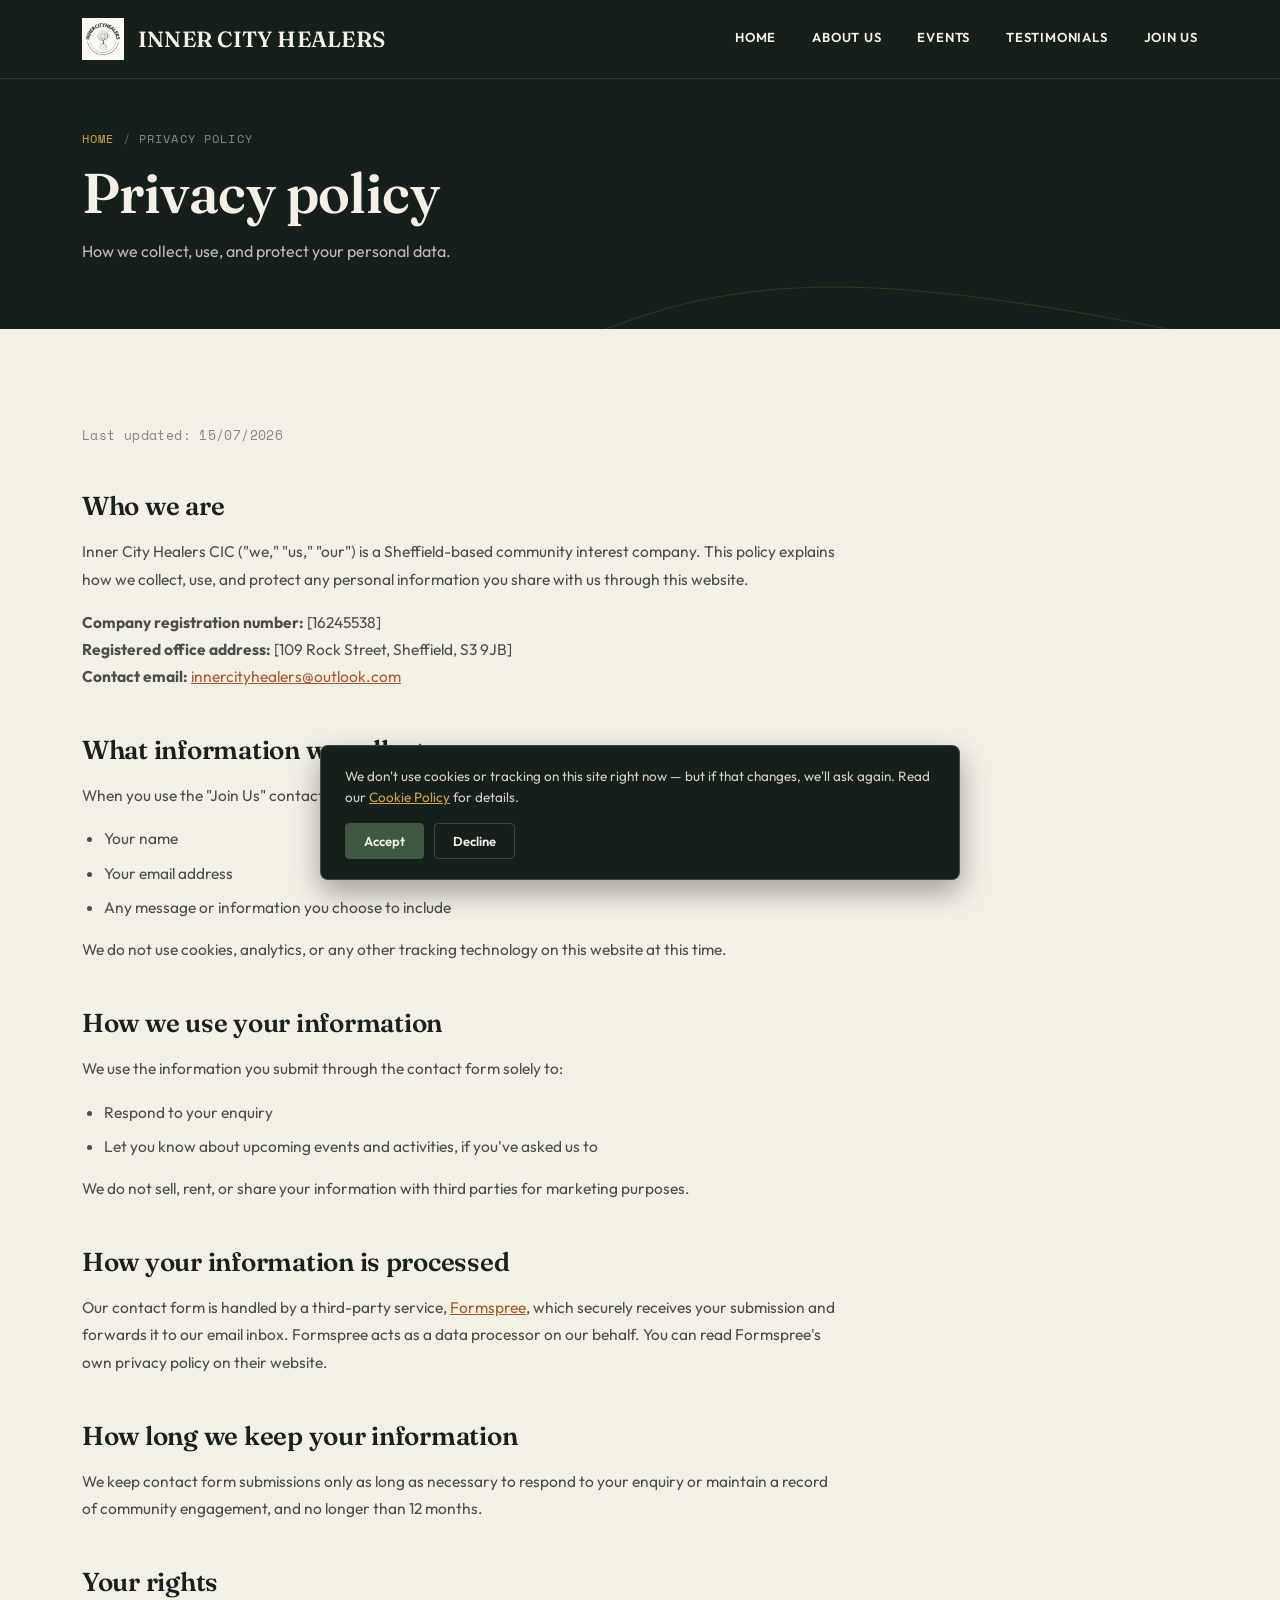
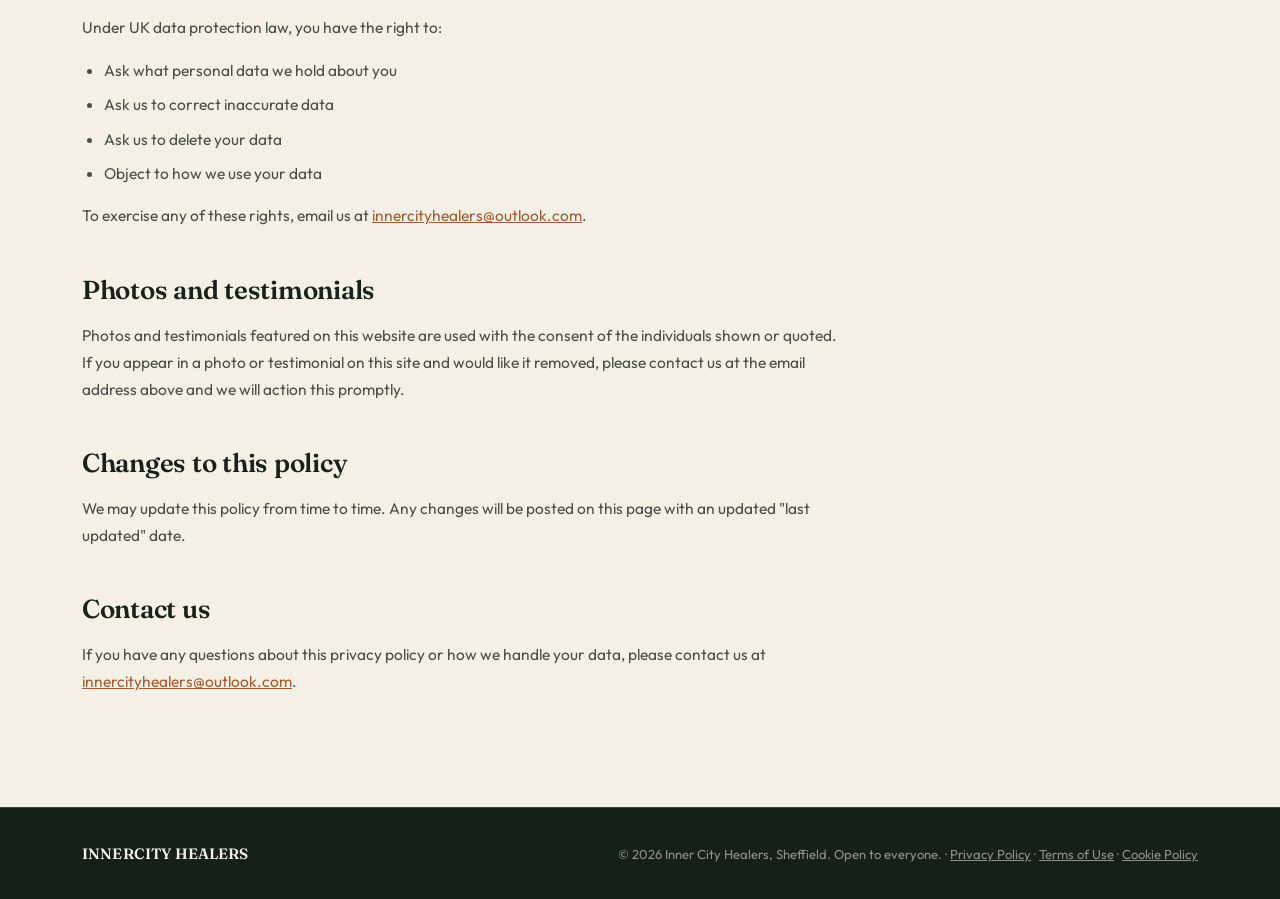
<file: privacy.html>
<!DOCTYPE html>
<html lang="en">
<head>
<meta charset="UTF-8">
<meta name="viewport" content="width=device-width, initial-scale=1.0">
<title>Privacy Policy — Inner City Healers</title>
<meta name="description" content="How Inner City Healers collects, uses, and protects your personal data.">
<link rel="preconnect" href="https://fonts.googleapis.com">
<link rel="preconnect" href="https://fonts.gstatic.com" crossorigin>
<link href="https://fonts.googleapis.com/css2?family=Fraunces:opsz,wght@9..144,400;9..144,500;9..144,600;9..144,700&family=Outfit:wght@400;500;600;700&family=Space+Mono:wght@400;700&display=swap" rel="stylesheet">
<link rel="stylesheet" href="css/style.css">
</head>
<body>
<header>
  <nav>
    <a href="index.html" class="brand">
      <img src="images/logo.jpg" alt="Inner City Healers logo" class="brand-logo">
      INNER CITY HEALERS
    </a>
    <div class="navlinks">
      <a href="index.html">Home</a>
      <a href="about.html">About Us</a>
      <a href="events.html">Events</a>
      <a href="testimonials.html">Testimonials</a>
      <a href="contact.html">Join Us</a>
    </div>
    <button class="menu-toggle" aria-label="Menu">
      <svg width="22" height="16" viewBox="0 0 22 16"><rect width="22" height="2" fill="#1A211C"/><rect y="7" width="22" height="2" fill="#1A211C"/><rect y="14" width="22" height="2" fill="#1A211C"/></svg>
    </button>
  </nav>
</header>
<section class="page-hero">
  <svg class="topo" viewBox="0 0 1200 600" preserveAspectRatio="none" xmlns="http://www.w3.org/2000/svg">
    <g stroke="#D4A24C" stroke-width="1" fill="none">
      <path d="M-50 480 C 150 420, 300 520, 500 440 S 850 380, 1250 460"/>
      <path d="M-50 420 C 180 360, 330 460, 520 380 S 860 320, 1250 400"/>
      <path d="M-50 360 C 200 300, 360 400, 540 320 S 870 260, 1250 340"/>
    </g>
  </svg>
  <div class="page-hero-inner">
    <div class="crumb"><a href="index.html">Home</a><span>/</span>Privacy Policy</div>
    <h1>Privacy policy</h1>
    <p class="lede">How we collect, use, and protect your personal data.</p>
  </div>
</section>

<section class="policy">
  <div class="wrap">
    <div class="policy-body">
      <p class="updated">Last updated: 15/07/2026</p>

      <h2>Who we are</h2>
      <p>Inner City Healers CIC ("we," "us," "our") is a Sheffield-based community interest company. This policy explains how we collect, use, and protect any personal information you share with us through this website.</p>
      <p><strong>Company registration number:</strong> [16245538]<br>
      <strong>Registered office address:</strong> [109 Rock Street, Sheffield, S3 9JB]<br>
      <strong>Contact email:</strong> <a href="mailto:innercityhealers@outlook.com">innercityhealers@outlook.com</a></p>

      <h2>What information we collect</h2>
      <p>When you use the "Join Us" contact form on this website, we collect:</p>
      <ul>
        <li>Your name</li>
        <li>Your email address</li>
        <li>Any message or information you choose to include</li>
      </ul>
      <p>We do not use cookies, analytics, or any other tracking technology on this website at this time.</p>

      <h2>How we use your information</h2>
      <p>We use the information you submit through the contact form solely to:</p>
      <ul>
        <li>Respond to your enquiry</li>
        <li>Let you know about upcoming events and activities, if you've asked us to</li>
      </ul>
      <p>We do not sell, rent, or share your information with third parties for marketing purposes.</p>

      <h2>How your information is processed</h2>
      <p>Our contact form is handled by a third-party service, <a href="https://formspree.io" target="_blank" rel="noopener">Formspree</a>, which securely receives your submission and forwards it to our email inbox. Formspree acts as a data processor on our behalf. You can read Formspree's own privacy policy on their website.</p>

      <h2>How long we keep your information</h2>
      <p>We keep contact form submissions only as long as necessary to respond to your enquiry or maintain a record of community engagement, and no longer than 12 months.</p>

      <h2>Your rights</h2>
      <p>Under UK data protection law, you have the right to:</p>
      <ul>
        <li>Ask what personal data we hold about you</li>
        <li>Ask us to correct inaccurate data</li>
        <li>Ask us to delete your data</li>
        <li>Object to how we use your data</li>
      </ul>
      <p>To exercise any of these rights, email us at <a href="mailto:innercityhealers@outlook.com">innercityhealers@outlook.com</a>.</p>

      <h2>Photos and testimonials</h2>
      <p>Photos and testimonials featured on this website are used with the consent of the individuals shown or quoted. If you appear in a photo or testimonial on this site and would like it removed, please contact us at the email address above and we will action this promptly.</p>

      <h2>Changes to this policy</h2>
      <p>We may update this policy from time to time. Any changes will be posted on this page with an updated "last updated" date.</p>

      <h2>Contact us</h2>
      <p>If you have any questions about this privacy policy or how we handle your data, please contact us at <a href="mailto:innercityhealers@outlook.com">innercityhealers@outlook.com</a>.</p>
    </div>
  </div>
</section>

<footer>
  <div class="wrap foot-inner">
    <div class="brand">INNERCITY HEALERS</div>
   <div>&copy; 2026 Inner City Healers, Sheffield. Open to everyone. &middot; <a href="privacy.html" style="text-decoration:underline;">Privacy Policy</a> &middot; <a href="terms.html" style="text-decoration:underline;">Terms of Use</a> &middot; <a href="cookies.html" style="text-decoration:underline;">Cookie Policy</a></div>
  </div>
</footer>

<script src="js/script.js"></script>

</body>
</html>
</file>
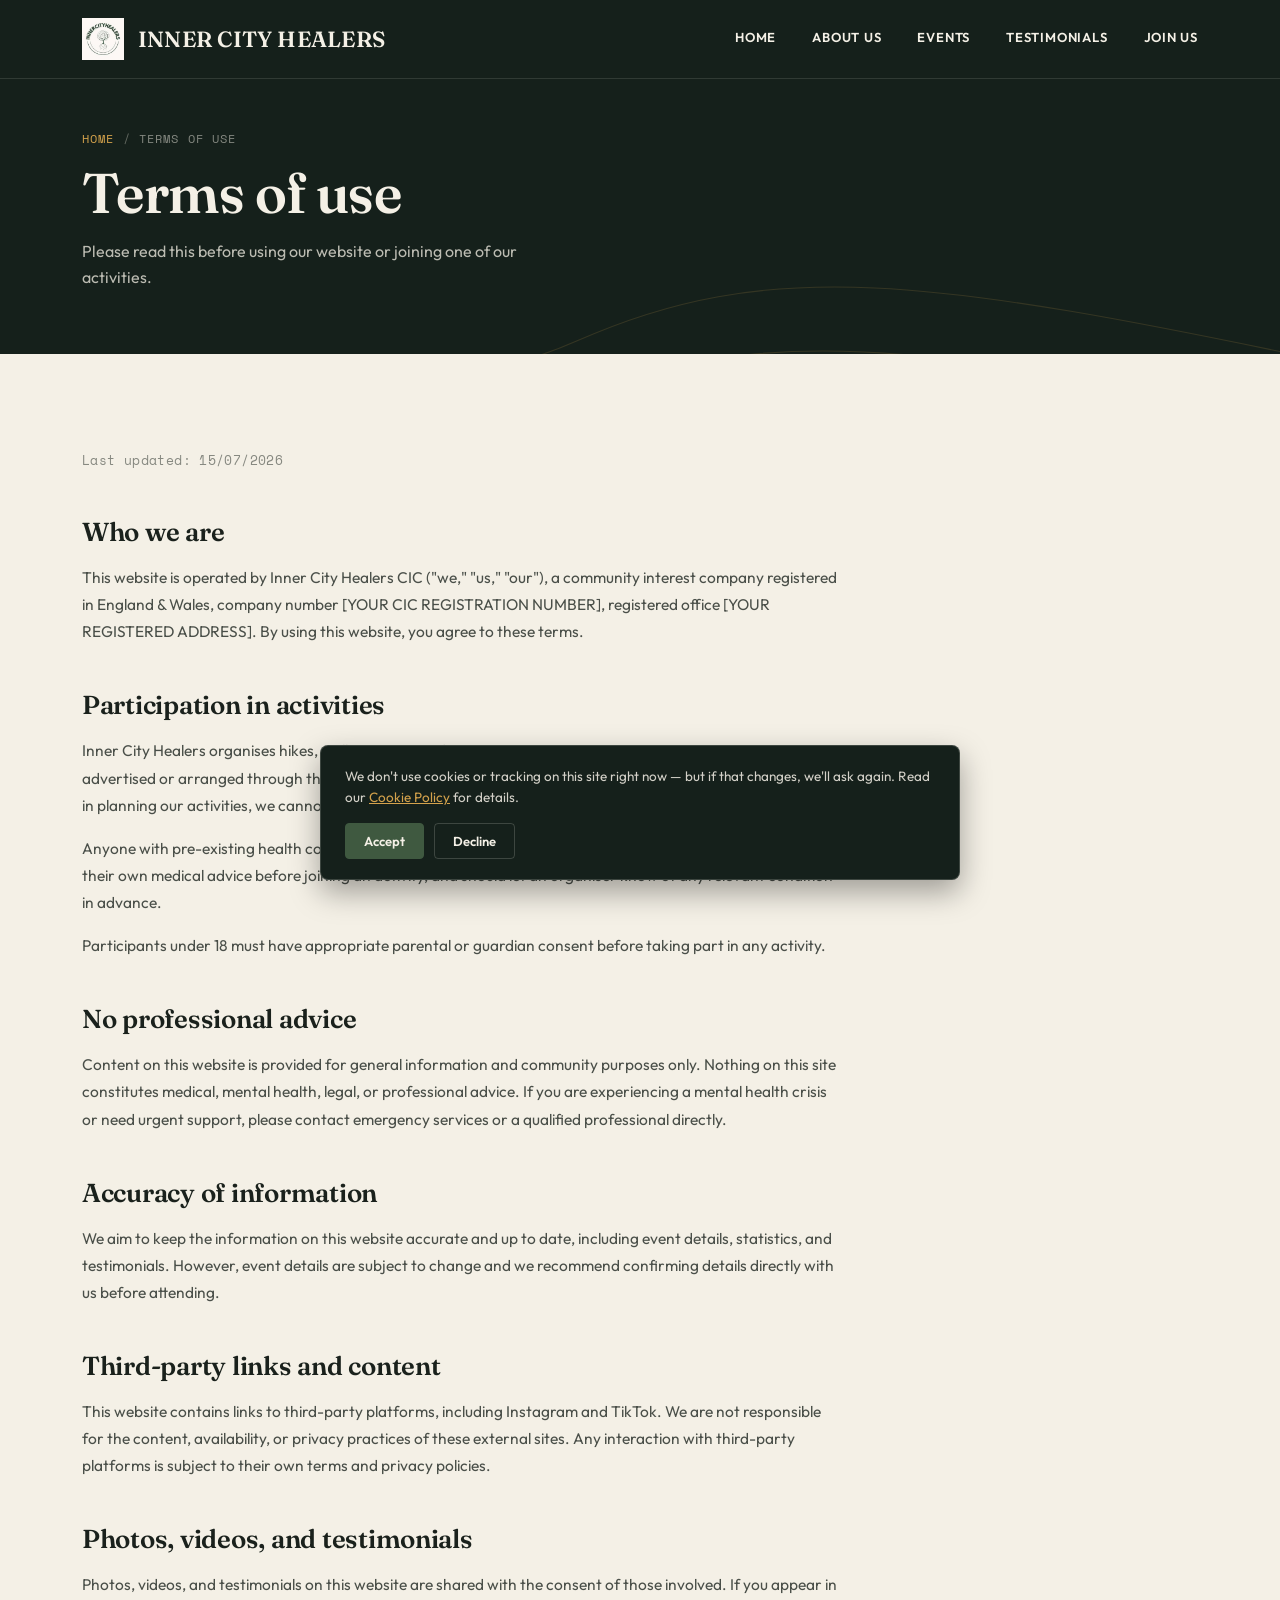
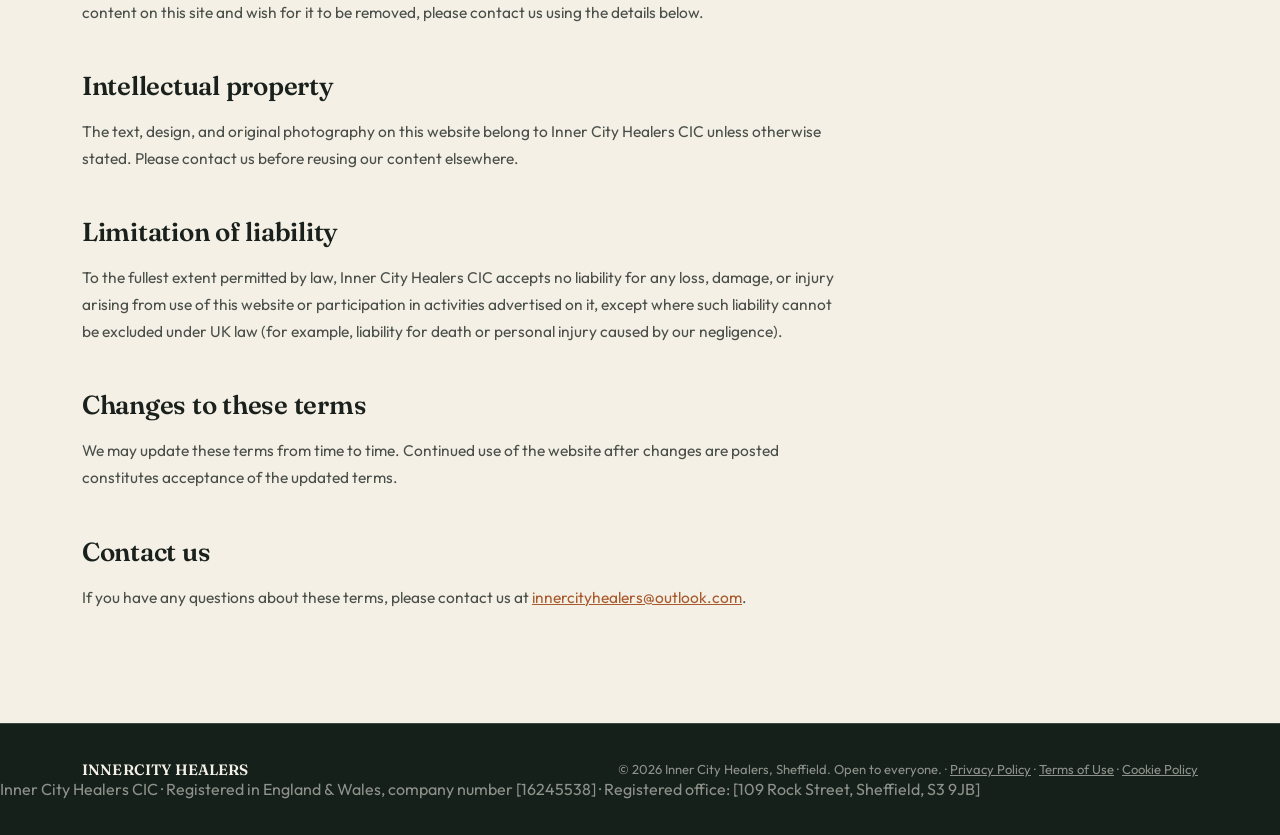
<file: terms.html>
<!DOCTYPE html>
<html lang="en">
<head>
<meta charset="UTF-8">
<meta name="viewport" content="width=device-width, initial-scale=1.0">
<title>Terms of Use — Inner City Healers</title>
<meta name="description" content="Terms of use and disclaimer for the Inner City Healers website.">
<link rel="preconnect" href="https://fonts.googleapis.com">
<link rel="preconnect" href="https://fonts.gstatic.com" crossorigin>
<link href="https://fonts.googleapis.com/css2?family=Fraunces:opsz,wght@9..144,400;9..144,500;9..144,600;9..144,700&family=Outfit:wght@400;500;600;700&family=Space+Mono:wght@400;700&display=swap" rel="stylesheet">
<link rel="stylesheet" href="css/style.css">
</head>
<body>
<header>
  <nav>
    <a href="index.html" class="brand">
      <img src="images/logo.jpg" alt="Inner City Healers logo" class="brand-logo">
      INNER CITY HEALERS
    </a>
    <div class="navlinks">
      <a href="index.html">Home</a>
      <a href="about.html">About Us</a>
      <a href="events.html">Events</a>
      <a href="testimonials.html">Testimonials</a>
      <a href="contact.html">Join Us</a>
    </div>
    <button class="menu-toggle" aria-label="Menu">
      <svg width="22" height="16" viewBox="0 0 22 16"><rect width="22" height="2" fill="#1A211C"/><rect y="7" width="22" height="2" fill="#1A211C"/><rect y="14" width="22" height="2" fill="#1A211C"/></svg>
    </button>
  </nav>
</header>
<section class="page-hero">
  <svg class="topo" viewBox="0 0 1200 600" preserveAspectRatio="none" xmlns="http://www.w3.org/2000/svg">
    <g stroke="#D4A24C" stroke-width="1" fill="none">
      <path d="M-50 480 C 150 420, 300 520, 500 440 S 850 380, 1250 460"/>
      <path d="M-50 420 C 180 360, 330 460, 520 380 S 860 320, 1250 400"/>
      <path d="M-50 360 C 200 300, 360 400, 540 320 S 870 260, 1250 340"/>
    </g>
  </svg>
  <div class="page-hero-inner">
    <div class="crumb"><a href="index.html">Home</a><span>/</span>Terms of Use</div>
    <h1>Terms of use</h1>
    <p class="lede">Please read this before using our website or joining one of our activities.</p>
  </div>
</section>

<section class="policy">
  <div class="wrap">
    <div class="policy-body">
      <p class="updated">Last updated: 15/07/2026</p>

      <h2>Who we are</h2>
      <p>This website is operated by Inner City Healers CIC ("we," "us," "our"), a community interest company registered in England &amp; Wales, company number [YOUR CIC REGISTRATION NUMBER], registered office [YOUR REGISTERED ADDRESS]. By using this website, you agree to these terms.</p>

      <h2>Participation in activities</h2>
      <p>Inner City Healers organises hikes, walks, sports, and community activities. Participation in any activity advertised or arranged through this website is voluntary and at your own risk. While we take reasonable care in planning our activities, we cannot guarantee against injury, loss, or accident during participation.</p>
      <p>Anyone with pre-existing health conditions, injuries, or concerns about their fitness to take part should seek their own medical advice before joining an activity, and should let an organiser know of any relevant condition in advance.</p>
      <p>Participants under 18 must have appropriate parental or guardian consent before taking part in any activity.</p>

      <h2>No professional advice</h2>
      <p>Content on this website is provided for general information and community purposes only. Nothing on this site constitutes medical, mental health, legal, or professional advice. If you are experiencing a mental health crisis or need urgent support, please contact emergency services or a qualified professional directly.</p>

      <h2>Accuracy of information</h2>
      <p>We aim to keep the information on this website accurate and up to date, including event details, statistics, and testimonials. However, event details are subject to change and we recommend confirming details directly with us before attending.</p>

      <h2>Third-party links and content</h2>
      <p>This website contains links to third-party platforms, including Instagram and TikTok. We are not responsible for the content, availability, or privacy practices of these external sites. Any interaction with third-party platforms is subject to their own terms and privacy policies.</p>

      <h2>Photos, videos, and testimonials</h2>
      <p>Photos, videos, and testimonials on this website are shared with the consent of those involved. If you appear in content on this site and wish for it to be removed, please contact us using the details below.</p>

      <h2>Intellectual property</h2>
      <p>The text, design, and original photography on this website belong to Inner City Healers CIC unless otherwise stated. Please contact us before reusing our content elsewhere.</p>

      <h2>Limitation of liability</h2>
      <p>To the fullest extent permitted by law, Inner City Healers CIC accepts no liability for any loss, damage, or injury arising from use of this website or participation in activities advertised on it, except where such liability cannot be excluded under UK law (for example, liability for death or personal injury caused by our negligence).</p>

      <h2>Changes to these terms</h2>
      <p>We may update these terms from time to time. Continued use of the website after changes are posted constitutes acceptance of the updated terms.</p>

      <h2>Contact us</h2>
      <p>If you have any questions about these terms, please contact us at <a href="mailto:innercityhealers@outlook.com">innercityhealers@outlook.com</a>.</p>
    </div>
  </div>
</section>

<footer>
  <div class="wrap foot-inner">
    <div class="brand">INNERCITY HEALERS</div>
    <div>&copy; 2026 Inner City Healers, Sheffield. Open to everyone. &middot; <a href="privacy.html" style="text-decoration:underline;">Privacy Policy</a> &middot; <a href="terms.html" style="text-decoration:underline;">Terms of Use</a> &middot; <a href="cookies.html" style="text-decoration:underline;">Cookie Policy</a></div>
  </div>
  <div class="foot-legal">
    Inner City Healers CIC &middot; Registered in England &amp; Wales, company number [16245538] &middot; Registered office: [109 Rock Street, Sheffield, S3 9JB]
  </div>
</footer>

<script src="js/script.js"></script>

</body>
</html>
</file>
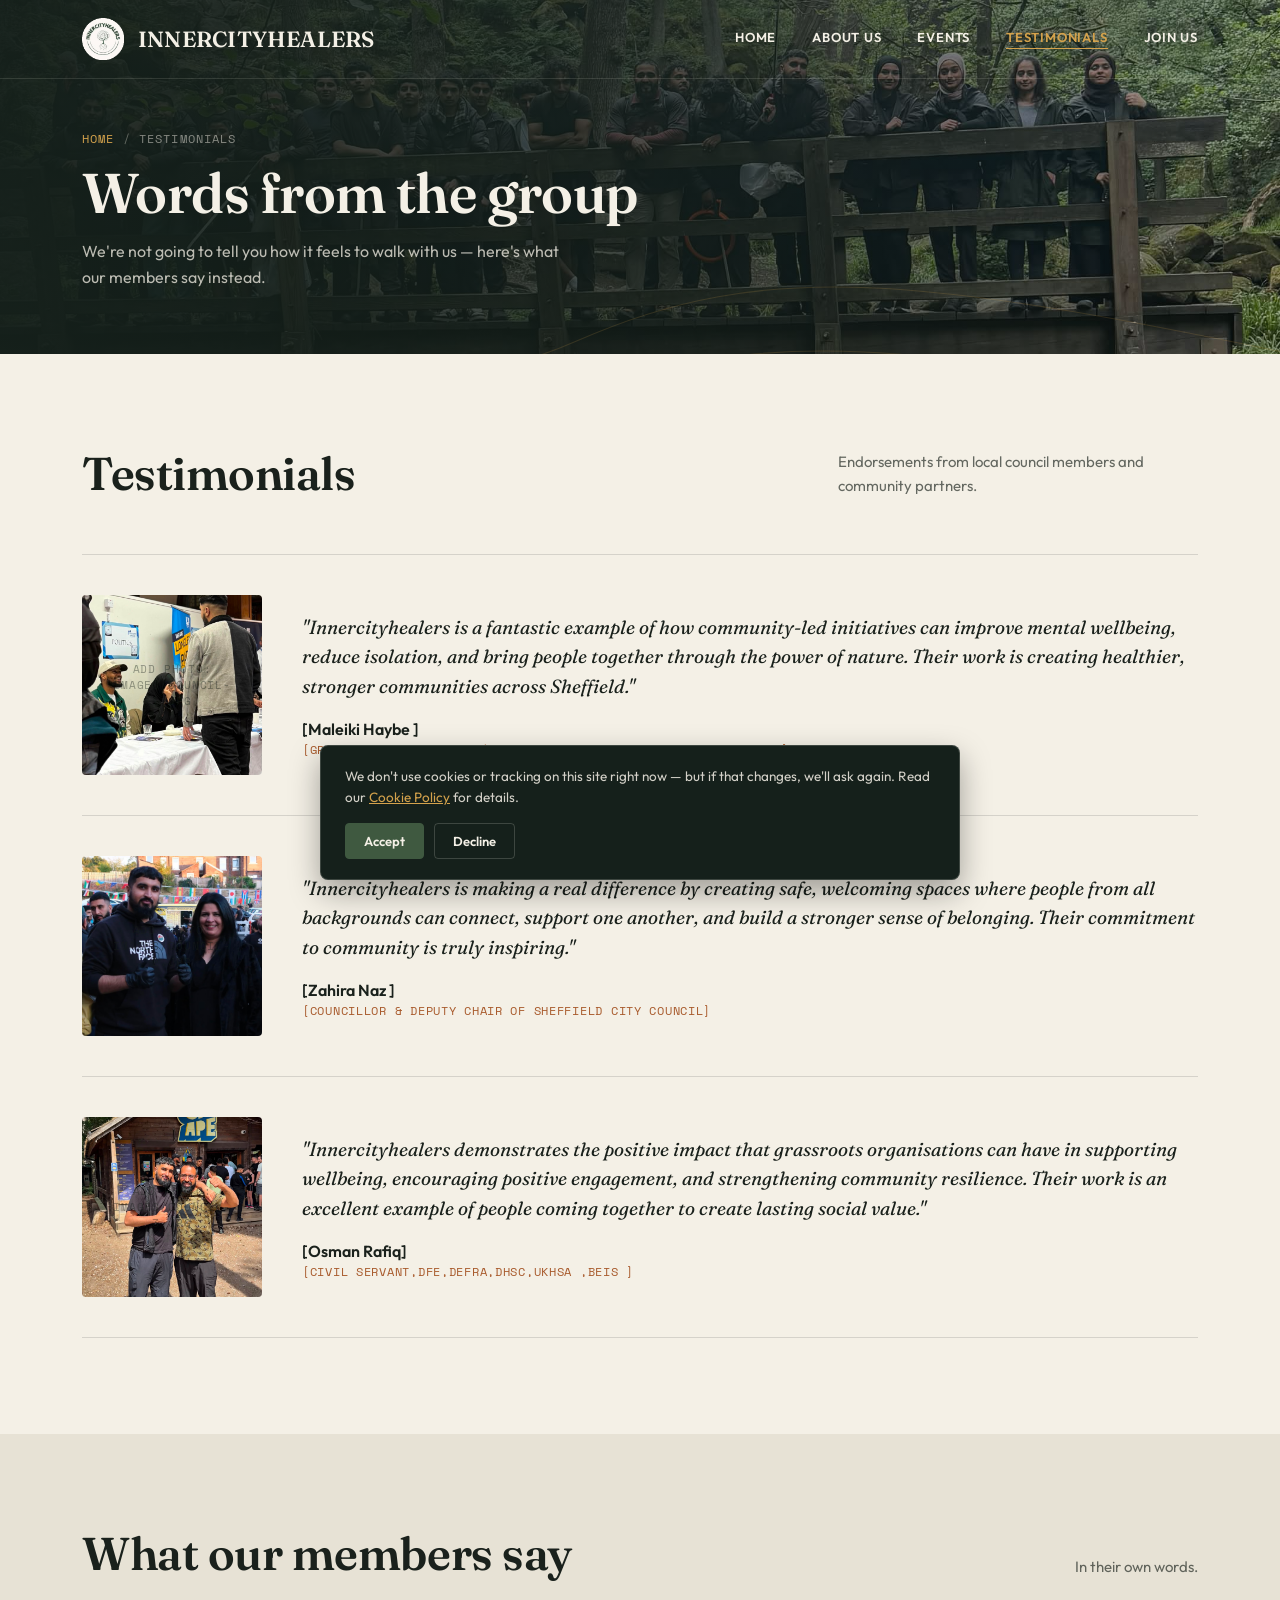
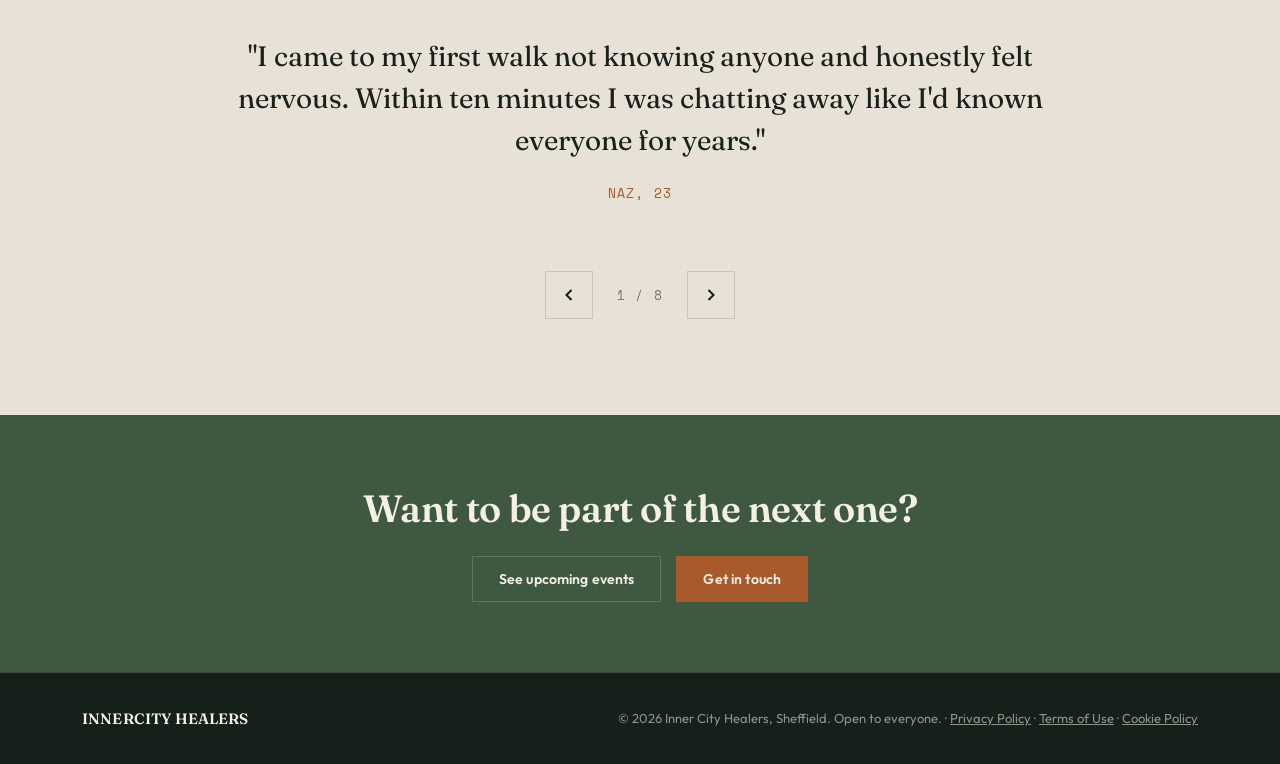
<file: testimonials.html>
<!DOCTYPE html>
<html lang="en">
<head>
<meta charset="UTF-8">
<meta name="viewport" content="width=device-width, initial-scale=1.0">
<title>Testimonials — Inner City Healers</title>
<meta name="description" content="What our members say about hiking, camping and connecting with Inner City Healers in Sheffield.">
<link rel="preconnect" href="https://fonts.googleapis.com">
<link rel="preconnect" href="https://fonts.gstatic.com" crossorigin>
<link href="https://fonts.googleapis.com/css2?family=Fraunces:opsz,wght@9..144,400;9..144,500;9..144,600;9..144,700&family=Outfit:wght@400;500;600;700&family=Space+Mono:wght@400;700&display=swap" rel="stylesheet">
<link rel="stylesheet" href="css/style.css">
</head>
<body>
<header>
  <nav>
    <a href="index.html" class="brand">
      <img src="images/logo_circle.png" alt="Inner City Healers logo" class="brand-logo">
      INNERCITYHEALERS
    </a>
    <div class="navlinks">
      <a href="index.html">Home</a>
      <a href="about.html">About Us</a>
      <a href="events.html">Events</a>
      <a href="testimonials.html" class="active">Testimonials</a>
      <a href="contact.html">Join Us</a>
    </div>
    <button class="menu-toggle" aria-label="Menu">
      <svg width="22" height="16" viewBox="0 0 22 16"><rect width="22" height="2" fill="#1A211C"/><rect y="7" width="22" height="2" fill="#1A211C"/><rect y="14" width="22" height="2" fill="#1A211C"/></svg>
    </button>
  </nav>
</header>
<section class="page-hero">
<div class="page-hero-bg"><img src="images/bridge.jpg" alt="" style="object-position:right 44%;" onerror="this.parentElement.style.display='none'"></div>  <svg class="topo" viewBox="0 0 1200 600" preserveAspectRatio="none" xmlns="http://www.w3.org/2000/svg">
    <g stroke="#D4A24C" stroke-width="1" fill="none">
      <path d="M-50 480 C 150 420, 300 520, 500 440 S 850 380, 1250 460"/>
      <path d="M-50 420 C 180 360, 330 460, 520 380 S 860 320, 1250 400"/>
      <path d="M-50 360 C 200 300, 360 400, 540 320 S 870 260, 1250 340"/>
    </g>
  </svg>
  <div class="page-hero-inner">
    <div class="crumb"><a href="index.html">Home</a><span>/</span>Testimonials</div>
    <h1>Words from the group</h1>
    <p class="lede">We're not going to tell you how it feels to walk with us &mdash; here's what our members say instead.</p>
  </div>
</section>


<section class="council">
  <div class="wrap">
    <div class="section-head">
      <h2>Testimonials</h2>
      <p class="desc">Endorsements from local council members and community partners.</p>
    </div>
    <div class="council-list">

      <div class="council-row">
        <div class="council-photo">
          <img src="images/malekai.jpg" alt="Council member photo" onerror="this.style.display='none'">
          <div class="ph-placeholder">Add photo:<br>images/council-1.jpg</div>
        </div>
        <div class="council-text">
          <p class="cquote">"Innercityhealers is a fantastic example of how community-led initiatives can improve mental wellbeing, reduce isolation, and bring people together through the power of nature. Their work is creating healthier, stronger communities across Sheffield."</p>
          <div class="cname">[Maleiki Haybe ]</div>
          <div class="crole">[Green party councillor/ Chair of adult health and social care]</div>
        </div>
      </div>

      <div class="council-row">
        <div class="council-photo">
          <img src="images/zahira naz.jpg" alt="Council member photo" onerror="this.style.display='none'">
          <div class="ph-placeholder">Add photo:<br>images/council-2.jpg</div>
        </div>
        <div class="council-text">
          <p class="cquote">"Innercityhealers is making a real difference by creating safe, welcoming spaces where people from all backgrounds can connect, support one another, and build a stronger sense of belonging. Their commitment to community is truly inspiring."</p>
          <div class="cname">[Zahira Naz ]</div>
          <div class="crole">[Councillor & Deputy Chair of Sheffield City Council]</div>
        </div>
      </div>

      <div class="council-row">
        <div class="council-photo">
          <img src="images/usman rafiq.jpg" alt="Council member photo" onerror="this.style.display='none'">
          <div class="ph-placeholder">Add photo:<br>images/council-3.jpg</div>
        </div>
        <div class="council-text">
          <p class="cquote">"Innercityhealers demonstrates the positive impact that grassroots organisations can have in supporting wellbeing, encouraging positive engagement, and strengthening community resilience. Their work is an excellent example of people coming together to create lasting social value."</p>
          <div class="cname">[Osman Rafiq]</div>
          <div class="crole">[Civil Servant,DFE,DEFRA,DHSC,UKHSA ,BEIS ]</div>
        </div>
      </div>

      

    </div>
  </div>
</section>
<section class="testimonials">
  <div class="wrap">
    <div class="section-head">
      <h2>What our members say</h2>
      <p class="desc">In their own words.</p>
    </div>
    <div class="quote-slider" id="memberSlider">
      <div class="qs-track">

        <div class="qs-slide active">
          <p class="quote">"I came to my first walk not knowing anyone and honestly felt nervous. Within ten minutes I was chatting away like I'd known everyone for years."</p>
          <div class="who">NAZ, 23</div>
        </div>

        <div class="qs-slide">
          <p class="quote">"Getting out into a group of people has done wonders for my mental health. Some of the best conversations I've had have been on these walks."</p>
          <div class="who">HAMZAH, 25</div>
        </div>

        <div class="qs-slide">
          <p class="quote">"I spend most of my week working &mdash; so having something like InnerCityHealers gets me out of the house and into something to look forward to."</p>
          <div class="who">ISMAEL, 19</div>
        </div>

        <div class="qs-slide">
          <p class="quote">"I joined for the walks but stayed for the community. I've made some genuine friendships through InnerCityHealers."</p>
          <div class="who">PAIGE, 22</div>
        </div>

        <div class="qs-slide">
          <p class="quote">"Sometimes you don't realise how much you need fresh air and good company until you're out there doing it."</p>
          <div class="who">ZARA, 18</div>
        </div>

        <div class="qs-slide">
          <p class="quote">"The camping weekend was one of the highlights of my year. Good people, good conversations, and a chance to switch off from everything."</p>
          <div class="who">MAYA, 17</div>
        </div>

        <div class="qs-slide">
          <p class="quote">"The support I've received from the team and fellow members has been incredible. It's made all the difference in my journey."</p>
          <div class="who">HANNAH, 23</div>
        </div>

        <div class="qs-slide">
          <p class="quote">"I've never been one for group activities, but the welcoming atmosphere at InnerCityHealers made me feel comfortable from day one."</p>
          <div class="who">JOSH, 20</div>
        </div>

      </div>
      <div class="qs-controls">
        <button class="qs-arrow qs-prev" aria-label="Previous quote">
          <svg width="20" height="20" viewBox="0 0 24 24" fill="none" stroke="currentColor" stroke-width="2.5"><path d="M15 18l-6-6 6-6"/></svg>
        </button>
        <span class="qs-counter"><span class="qs-current">1</span> / <span class="qs-total">8</span></span>
        <button class="qs-arrow qs-next" aria-label="Next quote">
          <svg width="20" height="20" viewBox="0 0 24 24" fill="none" stroke="currentColor" stroke-width="2.5"><path d="M9 18l6-6-6-6"/></svg>
        </button>
      </div>
    </div>
  </div>
</section>
<section class="cta-band">
  <div class="wrap">
    <h2 style="margin:0 auto 24px;">Want to be part of the next one?</h2>
    <a href="events.html" class="btn outline">See upcoming events</a>
    <a href="contact.html" class="btn dark">Get in touch</a>
  </div>
</section>
<footer>
  <div class="wrap foot-inner">
    <div class="brand">INNERCITY HEALERS</div>
    <div>&copy; 2026 Inner City Healers, Sheffield. Open to everyone. &middot; <a href="privacy.html" style="text-decoration:underline;">Privacy Policy</a> &middot; <a href="terms.html" style="text-decoration:underline;">Terms of Use</a> &middot; <a href="cookies.html" style="text-decoration:underline;">Cookie Policy</a></div>
  </div>
</footer>

<script src="js/script.js"></script>

</body>
</html>
</file>
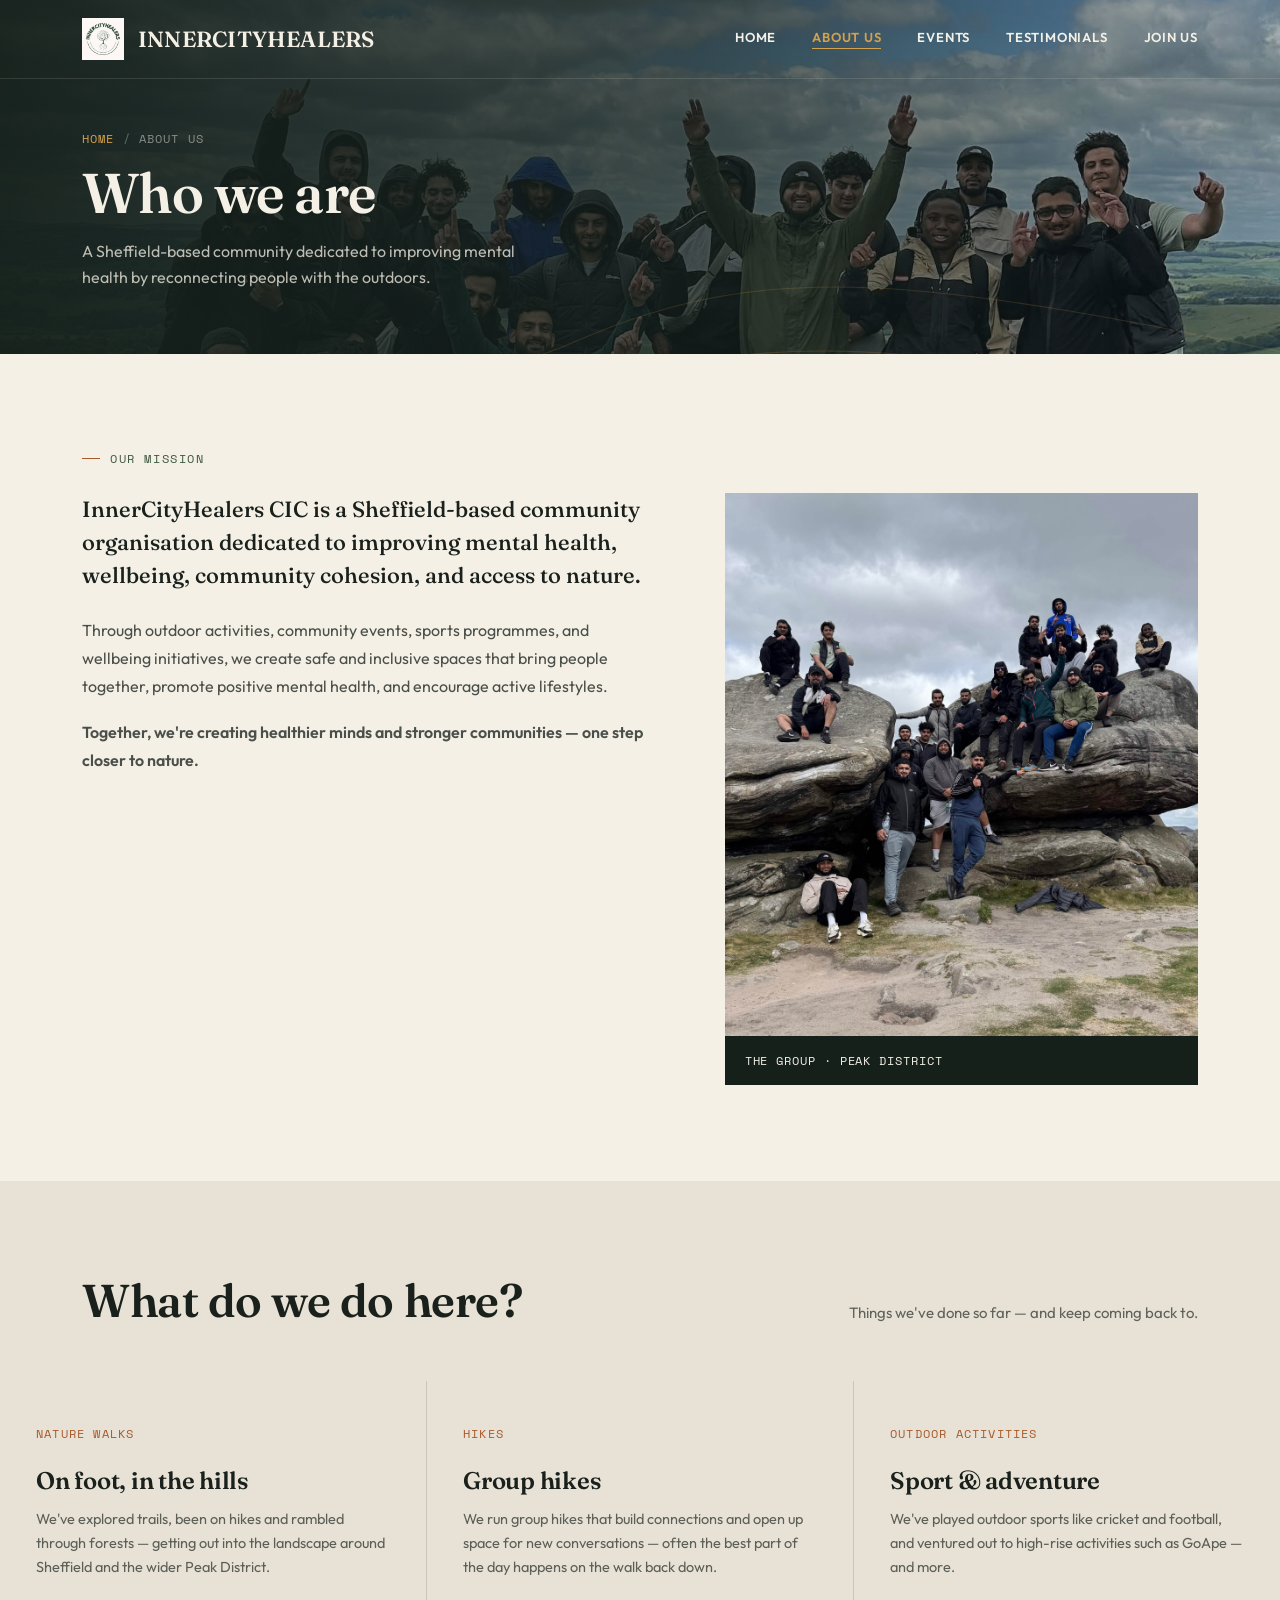
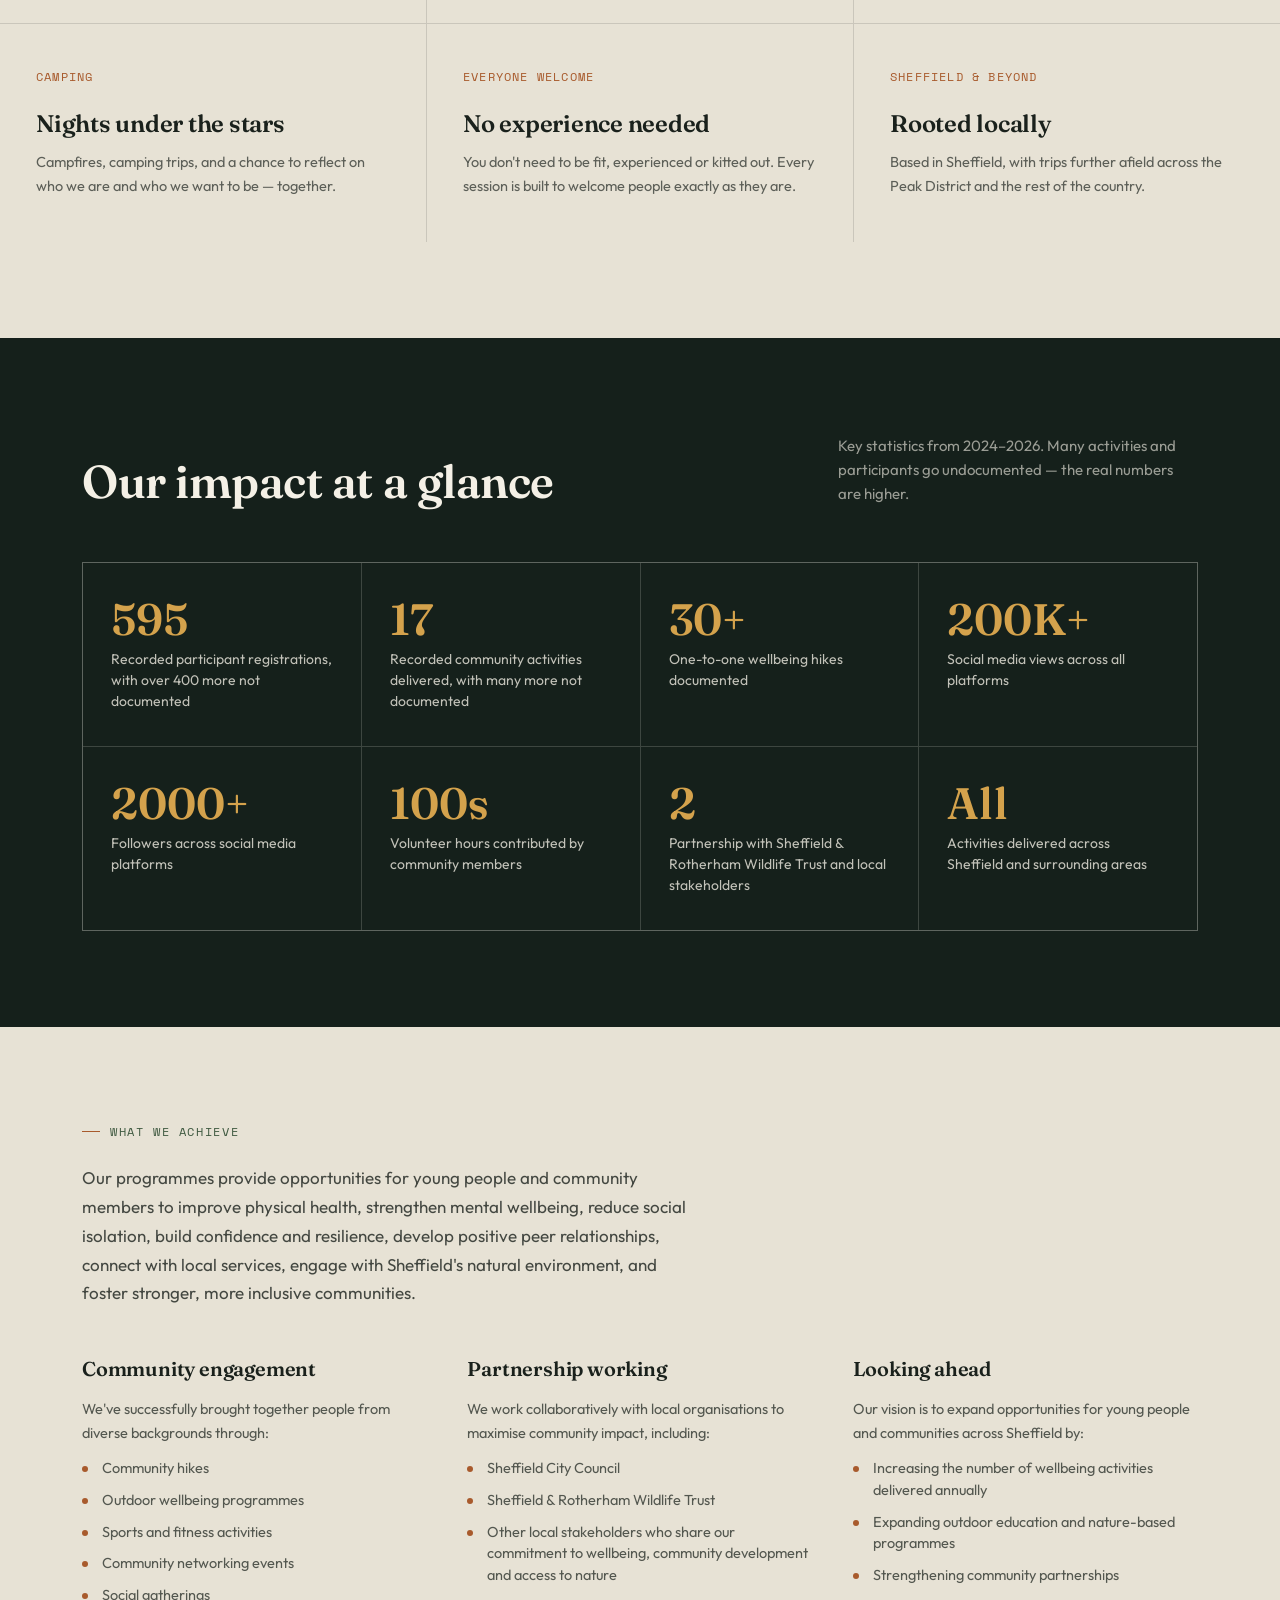
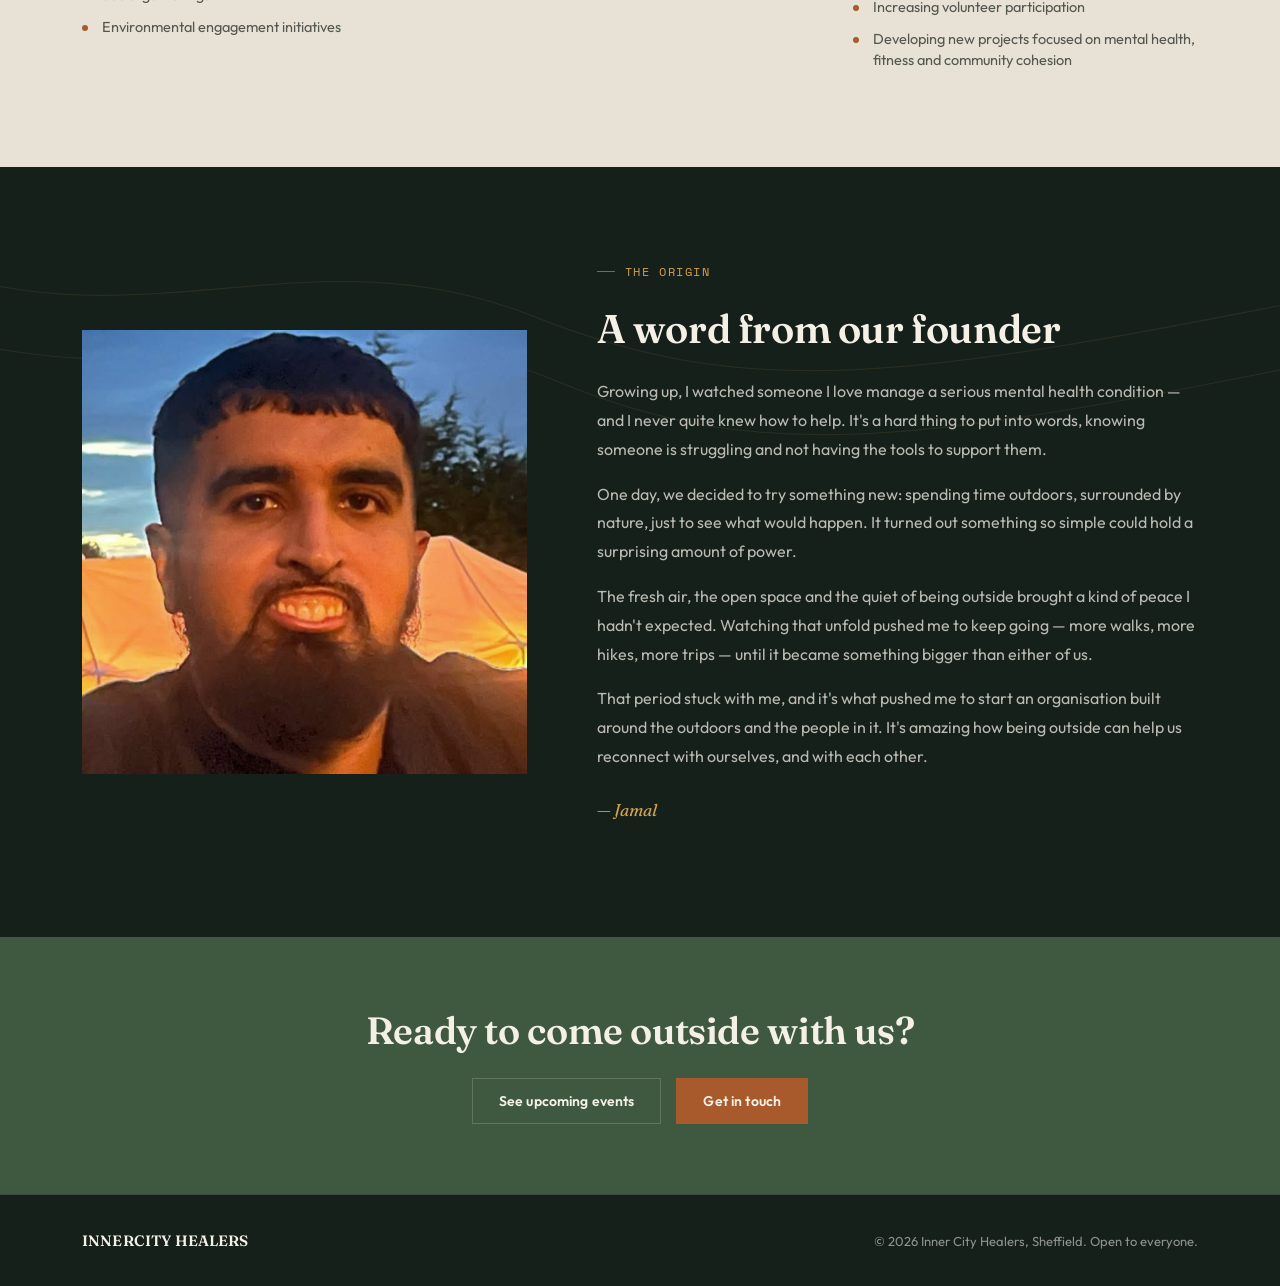
<file: ICH/innercityhealers-site/site/about.html>
<!DOCTYPE html>
<html lang="en">
<head>
<meta charset="UTF-8">
<meta name="viewport" content="width=device-width, initial-scale=1.0">
<title>About Us — Inner City Healers</title>
<meta name="description" content="Who Inner City Healers are, what we do, and the story behind why we started.">
<link rel="preconnect" href="https://fonts.googleapis.com">
<link rel="preconnect" href="https://fonts.gstatic.com" crossorigin>
<link href="https://fonts.googleapis.com/css2?family=Fraunces:opsz,wght@9..144,400;9..144,500;9..144,600;9..144,700&family=Outfit:wght@400;500;600;700&family=Space+Mono:wght@400;700&display=swap" rel="stylesheet">
<link rel="stylesheet" href="css/style.css">
</head>
<body>
<header>
  <nav>
    <a href="index.html" class="brand">
      <img src="images/logo.jpg" alt="Inner City Healers logo" class="brand-logo">
      INNERCITYHEALERS
    </a>
    <div class="navlinks">
      <a href="index.html">Home</a>
      <a href="about.html" class="active">About Us</a>
      <a href="events.html">Events</a>
      <a href="testimonials.html">Testimonials</a>
      <a href="contact.html">Join Us</a>
    </div>
    <button class="menu-toggle" aria-label="Menu">
      <svg width="22" height="16" viewBox="0 0 22 16"><rect width="22" height="2" fill="#1A211C"/><rect y="7" width="22" height="2" fill="#1A211C"/><rect y="14" width="22" height="2" fill="#1A211C"/></svg>
    </button>
  </nav>
</header>
<section class="page-hero">
 <div class="page-hero-bg"><img src="images/rocky-outcrop-cheering.jpg" alt="" style="object-position:right 38%;" onerror="this.parentElement.style.display='none'"></div>
  <svg class="topo" viewBox="0 0 1200 600" preserveAspectRatio="none" xmlns="http://www.w3.org/2000/svg">
    <g stroke="#D4A24C" stroke-width="1" fill="none">
      <path d="M-50 480 C 150 420, 300 520, 500 440 S 850 380, 1250 460"/>
      <path d="M-50 420 C 180 360, 330 460, 520 380 S 860 320, 1250 400"/>
      <path d="M-50 360 C 200 300, 360 400, 540 320 S 870 260, 1250 340"/>
    </g>
  </svg>
  <div class="page-hero-inner">
    <div class="crumb"><a href="index.html">Home</a><span>/</span>About Us</div>
    <h1>Who we are</h1>
    <p class="lede">A Sheffield-based community dedicated to improving mental health by reconnecting people with the outdoors.</p>
  </div>
</section>

<section class="about">
  <div class="wrap">
    <div class="eyebrow">Our mission</div>
    <div class="about-grid" style="margin-top:26px;">
      <div>
        <p class="lead-graf">InnerCityHealers CIC is a Sheffield-based community organisation dedicated to improving mental health, wellbeing, community cohesion, and access to nature.</p>
        <p>Through outdoor activities, community events, sports programmes, and wellbeing initiatives, we create safe and inclusive spaces that bring people together, promote positive mental health, and encourage active lifestyles.</p>
        <p style="font-weight:600;">Together, we're creating healthier minds and stronger communities &mdash; one step closer to nature.</p>
      </div>
      <div class="about-photo">
        <img src="images/peak-summit-group.jpg" alt="Group celebrating together on top of a Peak District summit">
        <div class="tag">THE GROUP &middot; PEAK DISTRICT</div>
      </div>
    </div>
  </div>
</section>

<section class="pillars">
  <div class="wrap">
    <div class="section-head">
      <h2>What do we do here?</h2>
      <p class="desc">Things we've done so far &mdash; and keep coming back to.</p>
    </div>
  </div>
  <div class="pillar-grid">
    <div class="pillar">
      <div class="pnum">NATURE WALKS</div>
      <h3>On foot, in the hills</h3>
      <p>We've explored trails, been on hikes and rambled through forests &mdash; getting out into the landscape around Sheffield and the wider Peak District.</p>
    </div>
    <div class="pillar">
      <div class="pnum">HIKES</div>
      <h3>Group hikes</h3>
      <p>We run group hikes that build connections and open up space for new conversations &mdash; often the best part of the day happens on the walk back down.</p>
    </div>
    <div class="pillar">
      <div class="pnum">OUTDOOR ACTIVITIES</div>
      <h3>Sport &amp; adventure</h3>
      <p>We've played outdoor sports like cricket and football, and ventured out to high-rise activities such as GoApe &mdash; and more.</p>
    </div>
    <div class="pillar">
      <div class="pnum">CAMPING</div>
      <h3>Nights under the stars</h3>
      <p>Campfires, camping trips, and a chance to reflect on who we are and who we want to be &mdash; together.</p>
    </div>
    <div class="pillar">
      <div class="pnum">EVERYONE WELCOME</div>
      <h3>No experience needed</h3>
      <p>You don't need to be fit, experienced or kitted out. Every session is built to welcome people exactly as they are.</p>
    </div>
    <div class="pillar">
      <div class="pnum">SHEFFIELD &amp; BEYOND</div>
      <h3>Rooted locally</h3>
      <p>Based in Sheffield, with trips further afield across the Peak District and the rest of the country.</p>
    </div>
  </div>
</section>

<section class="impact">
  <div class="wrap">
    <div class="section-head">
      <h2>Our impact at a glance</h2>
      <p class="desc">Key statistics from 2024&ndash;2026. Many activities and participants go undocumented &mdash; the real numbers are higher.</p>
    </div>
    <div class="stat-grid">
      <div class="stat-card">
        <div class="snum">595</div>
        <div class="slabel">Recorded participant registrations, with over 400 more not documented</div>
      </div>
      <div class="stat-card">
        <div class="snum">17</div>
        <div class="slabel">Recorded community activities delivered, with many more not documented</div>
      </div>
      <div class="stat-card">
        <div class="snum">30+</div>
        <div class="slabel">One-to-one wellbeing hikes documented</div>
      </div>
      <div class="stat-card">
        <div class="snum">200K+</div>
        <div class="slabel">Social media views across all platforms</div>
      </div>
      <div class="stat-card">
        <div class="snum">2000+</div>
        <div class="slabel">Followers across social media platforms</div>
      </div>
      <div class="stat-card">
        <div class="snum">100s</div>
        <div class="slabel">Volunteer hours contributed by community members</div>
      </div>
      <div class="stat-card">
        <div class="snum">2</div>
        <div class="slabel">Partnership with Sheffield &amp; Rotherham Wildlife Trust and local stakeholders</div>
      </div>
      <div class="stat-card">
        <div class="snum">All</div>
        <div class="slabel">Activities delivered across Sheffield and surrounding areas</div>
      </div>
    </div>
  </div>
</section>


<section class="achieve">
  <div class="wrap">
    <div class="eyebrow">What we achieve</div>
    <p class="achieve-lead" style="margin-top:24px;">Our programmes provide opportunities for young people and community members to improve physical health, strengthen mental wellbeing, reduce social isolation, build confidence and resilience, develop positive peer relationships, connect with local services, engage with Sheffield's natural environment, and foster stronger, more inclusive communities.</p>
    <div class="col-grid">
      <div class="col-block">
        <h3>Community engagement</h3>
        <p>We've successfully brought together people from diverse backgrounds through:</p>
        <ul>
          <li>Community hikes</li>
          <li>Outdoor wellbeing programmes</li>
          <li>Sports and fitness activities</li>
          <li>Community networking events</li>
          <li>Social gatherings</li>
          <li>Environmental engagement initiatives</li>
        </ul>
      </div>
      <div class="col-block">
        <h3>Partnership working</h3>
        <p>We work collaboratively with local organisations to maximise community impact, including:</p>
        <ul>
          <li>Sheffield City Council</li>
          <li>Sheffield &amp; Rotherham Wildlife Trust</li>
          <li>Other local stakeholders who share our commitment to wellbeing, community development and access to nature</li>
        </ul>
      </div>
      <div class="col-block">
        <h3>Looking ahead</h3>
        <p>Our vision is to expand opportunities for young people and communities across Sheffield by:</p>
        <ul>
          <li>Increasing the number of wellbeing activities delivered annually</li>
          <li>Expanding outdoor education and nature-based programmes</li>
          <li>Strengthening community partnerships</li>
          <li>Increasing volunteer participation</li>
          <li>Developing new projects focused on mental health, fitness and community cohesion</li>
        </ul>
      </div>
    </div>
  </div>
</section>

<section class="origin" id="origin">
  <svg class="topo" viewBox="0 0 1200 600" preserveAspectRatio="none" xmlns="http://www.w3.org/2000/svg" style="opacity:0.1;">
    <g stroke="#D4A24C" stroke-width="1" fill="none">
      <path d="M-50 100 C 150 160, 300 60, 500 140 S 850 200, 1250 120"/>
      <path d="M-50 160 C 180 220, 330 120, 520 200 S 860 260, 1250 180"/>
    </g>
  </svg>
  <div class="wrap">
    <div class="origin-grid">
      <div class="origin-photo">
        <img src="images/TEETH.jpg" alt="Photo accompanying the founder's story" onerror="this.style.display='none'">
      </div>
      <div class="origin-text">
        <div class="eyebrow light">The origin</div>
        <h2>A word from our founder</h2>
        <p>Growing up, I watched someone I love manage a serious mental health condition &mdash; and I never quite knew how to help. It's a hard thing to put into words, knowing someone is struggling and not having the tools to support them.</p>
        <p>One day, we decided to try something new: spending time outdoors, surrounded by nature, just to see what would happen. It turned out something so simple could hold a surprising amount of power.</p>
        <p>The fresh air, the open space and the quiet of being outside brought a kind of peace I hadn't expected. Watching that unfold pushed me to keep going &mdash; more walks, more hikes, more trips &mdash; until it became something bigger than either of us.</p>
        <p>That period stuck with me, and it's what pushed me to start an organisation built around the outdoors and the people in it. It's amazing how being outside can help us reconnect with ourselves, and with each other.</p>
        <p class="sign">&mdash; Jamal</p>
      </div>
    </div>
  </div>
</section>

<section class="cta-band">
  <div class="wrap">
    <h2 style="margin:0 auto 24px;">Ready to come outside with us?</h2>
    <a href="events.html" class="btn outline">See upcoming events</a>
    <a href="contact.html" class="btn dark">Get in touch</a>
  </div>
</section>
<footer>
  <div class="wrap foot-inner">
    <div class="brand">INNERCITY HEALERS</div>
    <div>&copy; 2026 Inner City Healers, Sheffield. Open to everyone.</div>
  </div>
</footer>

<script src="js/script.js"></script>

</body>
</html>
</file>
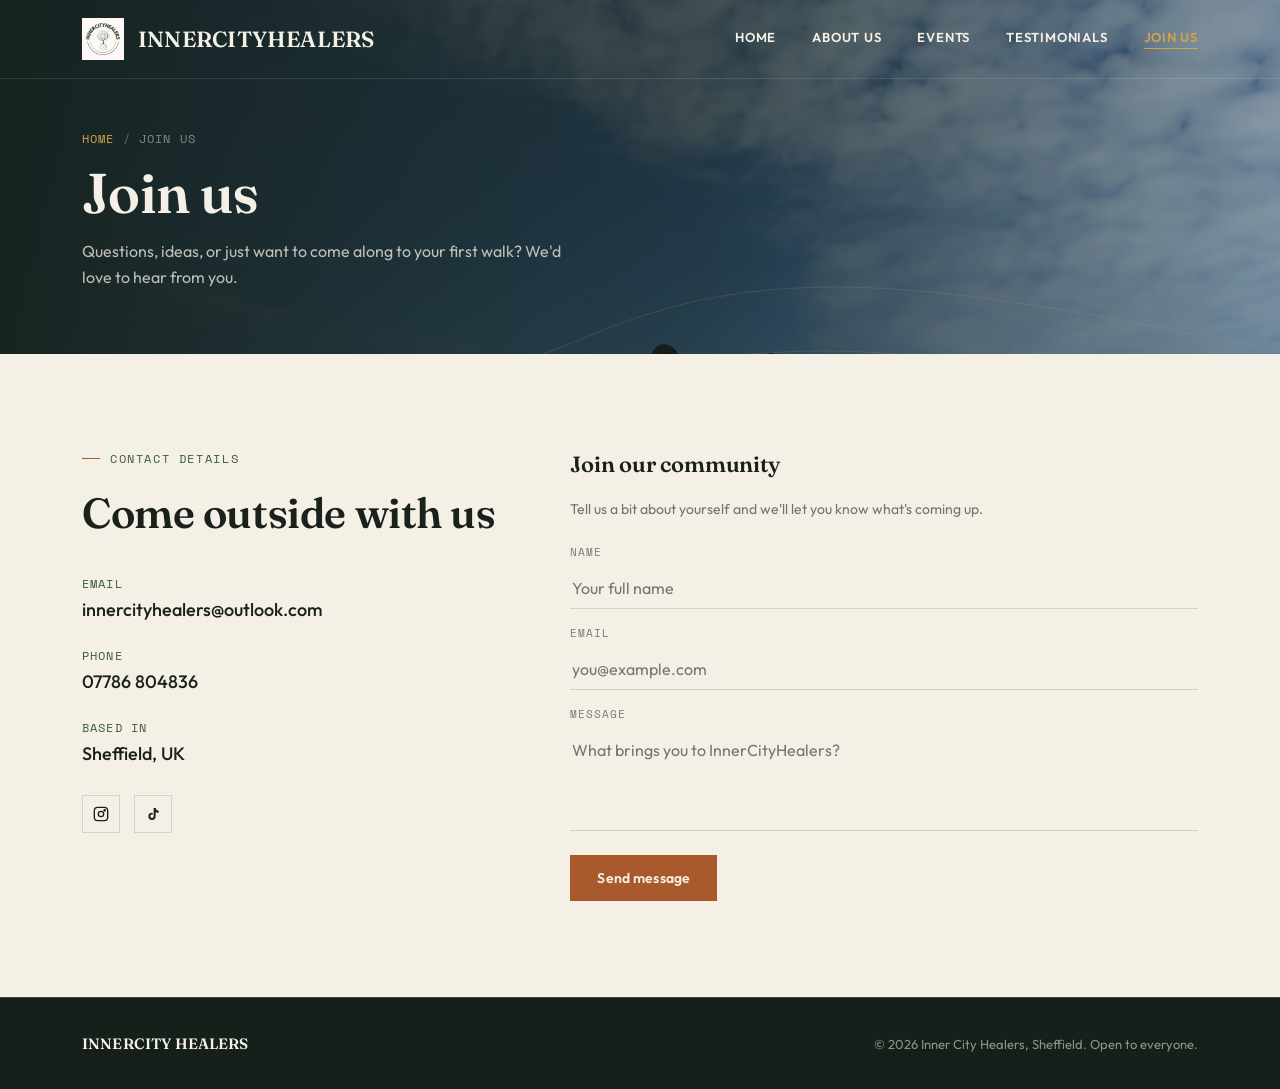
<file: ICH/innercityhealers-site/site/contact.html>
<!DOCTYPE html>
<html lang="en">
<head>
<meta charset="UTF-8">
<meta name="viewport" content="width=device-width, initial-scale=1.0">
<title>Contact — Inner City Healers</title>
<meta name="description" content="Get in touch with Inner City Healers in Sheffield — email, phone, or join our community.">
<link rel="preconnect" href="https://fonts.googleapis.com">
<link rel="preconnect" href="https://fonts.gstatic.com" crossorigin>
<link href="https://fonts.googleapis.com/css2?family=Fraunces:opsz,wght@9..144,400;9..144,500;9..144,600;9..144,700&family=Outfit:wght@400;500;600;700&family=Space+Mono:wght@400;700&display=swap" rel="stylesheet">
<link rel="stylesheet" href="css/style.css">
</head>
<body>
<header>
  <nav>
    <a href="index.html" class="brand">
      <img src="images/logo.jpg" alt="Inner City Healers logo" class="brand-logo">
      INNERCITYHEALERS
    </a>
    <div class="navlinks">
      <a href="index.html">Home</a>
      <a href="about.html">About Us</a>
      <a href="events.html">Events</a>
      <a href="testimonials.html">Testimonials</a>
      <a href="contact.html" class="active">Join Us</a>
    </div>
    <button class="menu-toggle" aria-label="Menu">
      <svg width="22" height="16" viewBox="0 0 22 16"><rect width="22" height="2" fill="#1A211C"/><rect y="7" width="22" height="2" fill="#1A211C"/><rect y="14" width="22" height="2" fill="#1A211C"/></svg>
    </button>
  </nav>
</header>
<section class="page-hero">
  <div class="page-hero-bg"><img src="images/moorland-clifftop-group.jpg" alt="" style="object-position:right center;" onerror="this.parentElement.style.display='none'"></div>
  <svg class="topo" viewBox="0 0 1200 600" preserveAspectRatio="none" xmlns="http://www.w3.org/2000/svg">
    <g stroke="#D4A24C" stroke-width="1" fill="none">
      <path d="M-50 480 C 150 420, 300 520, 500 440 S 850 380, 1250 460"/>
      <path d="M-50 420 C 180 360, 330 460, 520 380 S 860 320, 1250 400"/>
      <path d="M-50 360 C 200 300, 360 400, 540 320 S 870 260, 1250 340"/>
    </g>
  </svg>
  <div class="page-hero-inner">
    <div class="crumb"><a href="index.html">Home</a><span>/</span>Join Us</div>
    <h1>Join us</h1>
    <p class="lede">Questions, ideas, or just want to come along to your first walk? We'd love to hear from you.</p>
  </div>
</section>

<section class="contact">
  <div class="wrap">
    <div class="contact-grid">
      <div class="contact-info">
        <div class="eyebrow">Contact details</div>
        <h2 style="margin-top:20px;">Come outside with us</h2>
        <div class="cline" style="margin-top:36px;">
          <div class="clabel">Email</div>
          <a href="mailto:innercityhealers@outlook.com">innercityhealers@outlook.com</a>
        </div>
        <div class="cline">
          <div class="clabel">Phone</div>
          <a href="tel:07786804836">07786 804836</a>
        </div>
        <div class="cline">
          <div class="clabel">Based in</div>
          <span>Sheffield, UK</span>
        </div>
        <div class="socials">
          <a href="https://www.instagram.com/innercityhealers" target="_blank" rel="noopener" aria-label="Instagram"><svg width="16" height="16" viewBox="0 0 24 24" fill="none" stroke="currentColor" stroke-width="2"><rect x="2" y="2" width="20" height="20" rx="5"/><circle cx="12" cy="12" r="4"/><circle cx="17.5" cy="6.5" r="1"/></svg></a>
          <a href="https://vm.tiktok.com/ZNRE6Q6TJ/" target="_blank" rel="noopener" aria-label="TikTok"><svg width="16" height="16" viewBox="0 0 24 24" fill="currentColor"><path d="M16 3c.5 2.5 2 4 4.5 4.3v3c-1.6 0-3.1-.5-4.5-1.4v6.6a5.5 5.5 0 1 1-5.5-5.5c.3 0 .6 0 1 .1v3.1a2.5 2.5 0 1 0 1.5 2.3V3h3z"/></svg></a>
        </div>
      </div>
      <form id="joinForm" action="https://formspree.io/f/meebwgay" method="POST">
        <h3 style="font-size:22px; margin-bottom:6px;">Join our community</h3>
        <p style="font-size:14px; color:rgba(26,33,28,0.6); margin-bottom:10px;">Tell us a bit about yourself and we'll let you know what's coming up.</p>
        <div class="field">
          <label for="name">Name</label>
          <input type="text" id="name" name="name" placeholder="Your full name" required>
        </div>
        <div class="field">
          <label for="email">Email</label>
          <input type="email" id="email" name="email" placeholder="you@example.com" required>
        </div>
        <div class="field">
          <label for="message">Message</label>
          <textarea id="message" name="message" rows="4" placeholder="What brings you to InnerCityHealers?"></textarea>
        </div>
        <button type="submit" class="btn dark">Send message</button>
      </form>
    </div>
  </div>
</section>
<footer>
  <div class="wrap foot-inner">
    <div class="brand">INNERCITY HEALERS</div>
    <div>&copy; 2026 Inner City Healers, Sheffield. Open to everyone.</div>
  </div>
</footer>

<script src="js/script.js"></script>

</body>
</html>
</file>
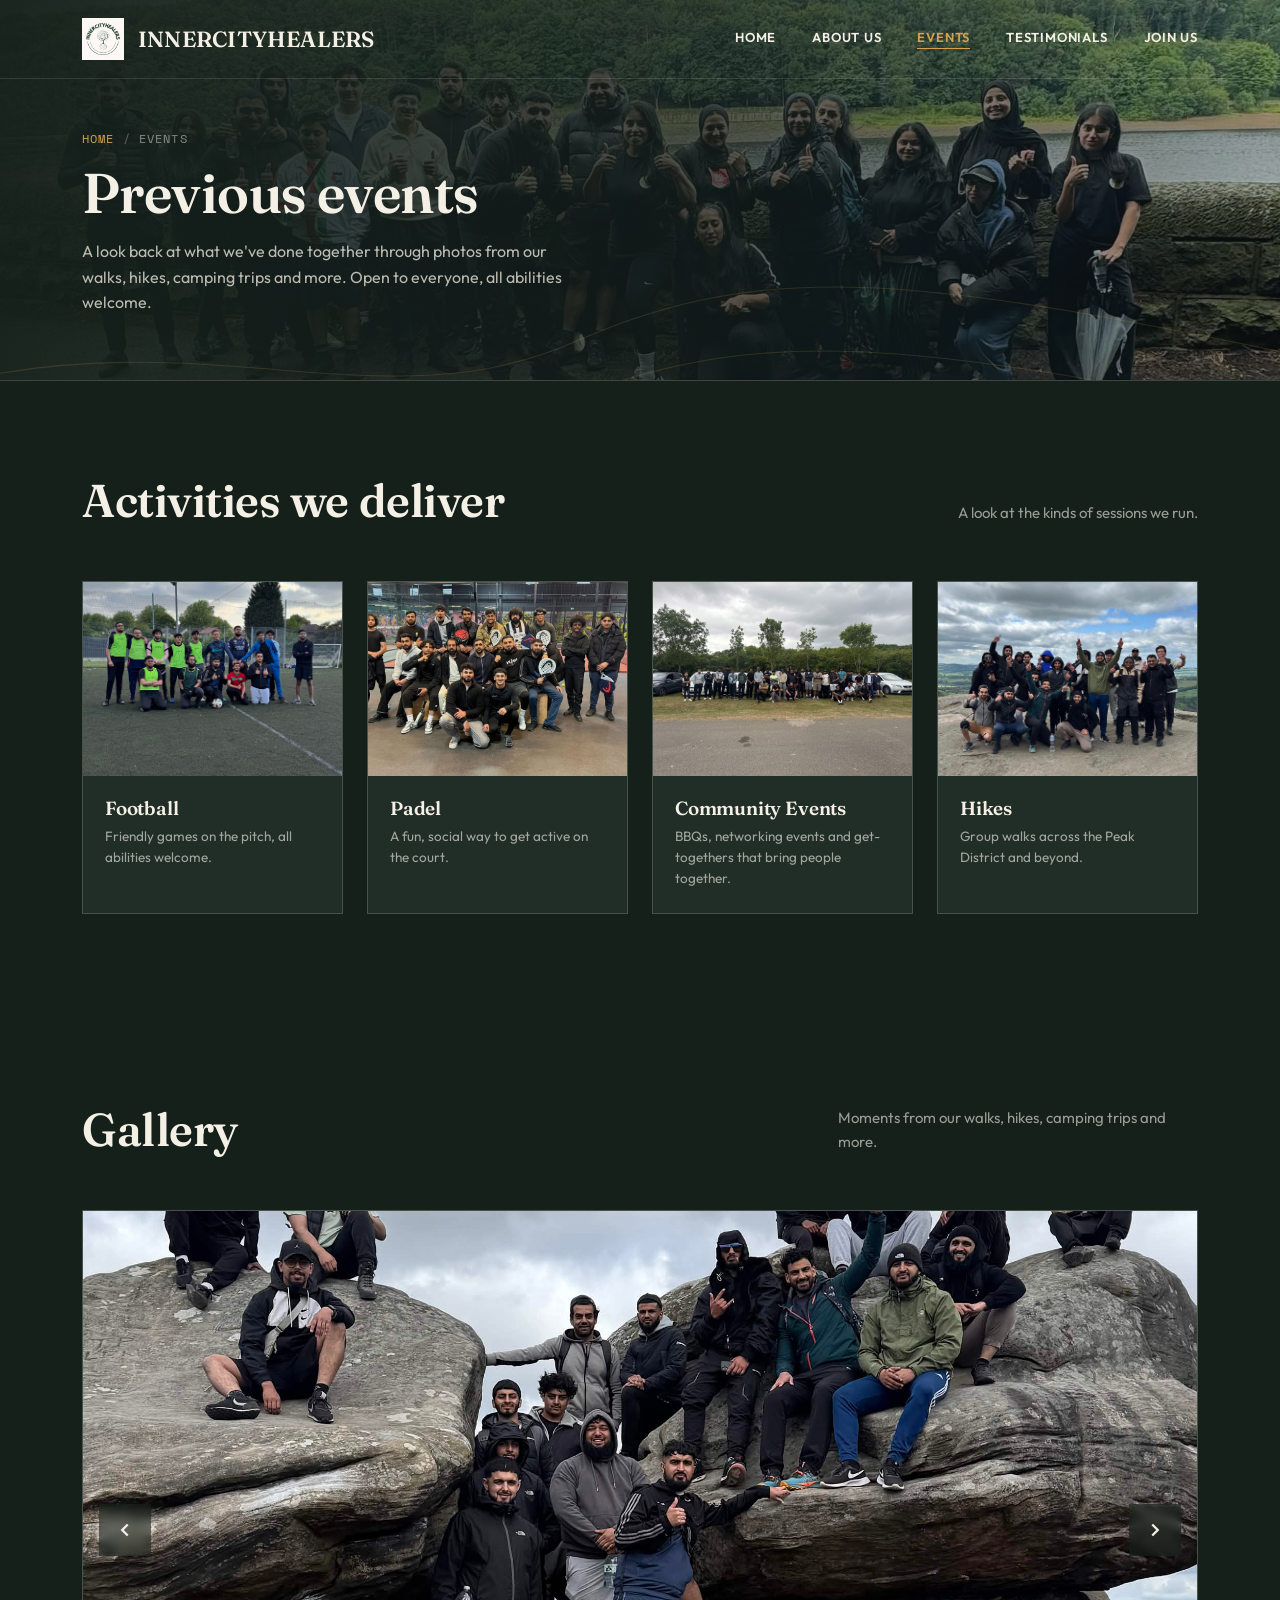
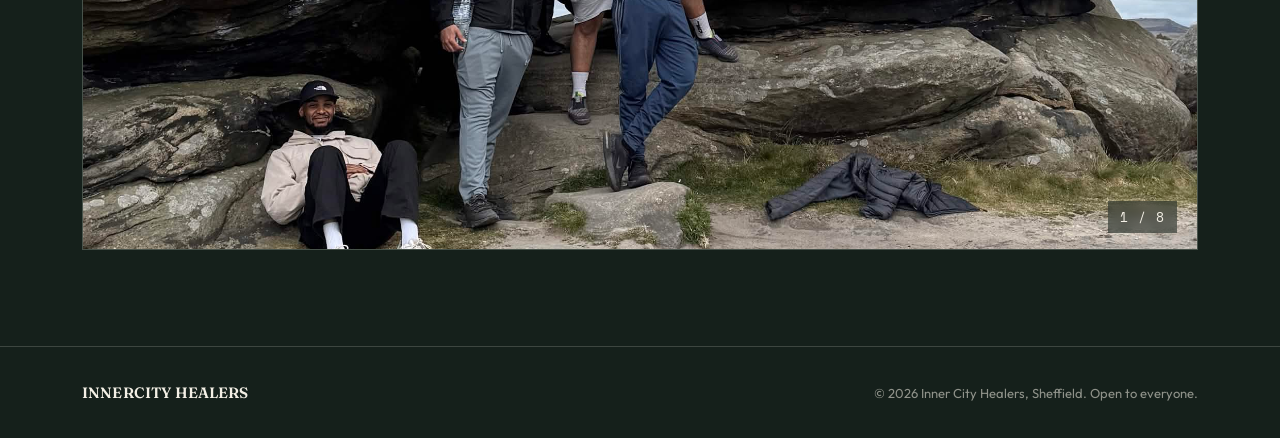
<file: ICH/innercityhealers-site/site/events.html>
<!DOCTYPE html>
<html lang="en">
<head>
<meta charset="UTF-8">
<meta name="viewport" content="width=device-width, initial-scale=1.0">
<title>Events — Inner City Healers</title>
<meta name="description" content="Upcoming hikes, walks, outdoor activities and camping weekends with Inner City Healers.">
<link rel="preconnect" href="https://fonts.googleapis.com">
<link rel="preconnect" href="https://fonts.gstatic.com" crossorigin>
<link href="https://fonts.googleapis.com/css2?family=Fraunces:opsz,wght@9..144,400;9..144,500;9..144,600;9..144,700&family=Outfit:wght@400;500;600;700&family=Space+Mono:wght@400;700&display=swap" rel="stylesheet">
<link rel="stylesheet" href="css/style.css">
</head>
<body>
<header>
  <nav>
    <a href="index.html" class="brand">
      <img src="images/logo.jpg" alt="Inner City Healers logo" class="brand-logo">
      INNERCITYHEALERS
    </a>
    <div class="navlinks">
      <a href="index.html">Home</a>
      <a href="about.html">About Us</a>
      <a href="events.html" class="active">Events</a>
      <a href="testimonials.html">Testimonials</a>
      <a href="contact.html">Join Us</a>
    </div>
    <button class="menu-toggle" aria-label="Menu">
      <svg width="22" height="16" viewBox="0 0 22 16"><rect width="22" height="2" fill="#1A211C"/><rect y="7" width="22" height="2" fill="#1A211C"/><rect y="14" width="22" height="2" fill="#1A211C"/></svg>
    </button>
  </nav>
</header>
<section class="page-hero">
  <div class="page-hero-bg"><img src="images/IMG_2413.jpg" alt="" style="object-position:right 44%;" onerror="this.parentElement.style.display='none'"></div>
  <svg class="topo" viewBox="0 0 1200 600" preserveAspectRatio="none" xmlns="http://www.w3.org/2000/svg">
    <g stroke="#D4A24C" stroke-width="1" fill="none">
      <path d="M-50 480 C 150 420, 300 520, 500 440 S 850 380, 1250 460"/>
      <path d="M-50 420 C 180 360, 330 460, 520 380 S 860 320, 1250 400"/>
      <path d="M-50 360 C 200 300, 360 400, 540 320 S 870 260, 1250 340"/>
    </g>
  </svg>
  <div class="page-hero-inner">
    <div class="crumb"><a href="index.html">Home</a><span>/</span>Events</div>
    <h1>Previous events</h1>
    <p class="lede">A look back at what we've done together through photos from our walks, hikes, camping trips and more. Open to everyone, all abilities welcome.</p>
  </div>
</section>

<section class="activity-cards">
  <div class="wrap">
    <div class="section-head">
      <h2>Activities we deliver</h2>
      <p class="desc">A look at the kinds of sessions we run.</p>
    </div>
    <!-- <div class="acard-stats">
      <div>
        <div class="snum">595</div>
        <div class="slabel">Documented participants</div>
      </div>
      <div>
        <div class="snum">17</div>
        <div class="slabel">Activities delivered</div>
      </div>
      <div>
        <div class="snum">400+</div>
        <div class="slabel">Additional undocumented participants</div>
      </div>
    </div> -->
    <div class="acard-grid">

      <div class="acard">
        <div class="acard-photo">
          <img src="images/outdoor-football.jpg" alt="Football activity">
        </div>
        <div class="acard-body">
          <h3>Football</h3>
          <p>Friendly games on the pitch, all abilities welcome.</p>
        </div>
      </div>

      <div class="acard">
        <div class="acard-photo">
          <img src="images/padel.jpg" alt="Padel activity">
        </div>
        <div class="acard-body">
          <h3>Padel</h3>
          <p>A fun, social way to get active on the court.</p>
        </div>
      </div>

      <div class="acard">
        <div class="acard-photo">
          <img src="images/IMG_6530.jpg" alt="Community event">
        </div>
        <div class="acard-body">
          <h3>Community Events</h3>
          <p>BBQs, networking events and get-togethers that bring people together.</p>
        </div>
      </div>

      <div class="acard">
        <div class="acard-photo">
          <img src="images/rocky-outcrop-cheering.jpg" alt="Group hike">
        </div>
        <div class="acard-body">
          <h3>Hikes</h3>
          <p>Group walks across the Peak District and beyond.</p>
        </div>
      </div>

    </div>
  </div>
</section>

<section class="gallery-slideshow">
  <div class="wrap">
    <div class="section-head">
      <h2>Gallery</h2>
      <p class="desc">Moments from our walks, hikes, camping trips and more.</p>
    </div>
    <div class="slideshow" id="slideshow">
      <div class="slide active"><img src="images/peak-summit-group.jpg" alt="Group celebrating on top of a Peak District summit"></div>
      <div class="slide"><img src="images/sunny-hilltop-group.jpg" alt="Large group sitting together on a sunny hilltop"></div>
      <div class="slide"><img src="images/rocky-outcrop-cheering.jpg" alt="Group cheering on a rocky outcrop overlooking the valley"></div>
      <div class="slide"><img src="images/boulders-group.jpg" alt="Group climbing and sitting on large boulders"></div>
      <div class="slide"><img src="images/outdoor-football.jpg" alt="Football team group photo on the pitch"></div>
      <div class="slide"><img src="images/go-karting.jpg" alt="Group in racing suits after a go-karting session"></div>
      <div class="slide"><img src="images/forest-bike-ride.jpg" alt="Group with bikes stopped in the forest" style="object-position:center 75%;"></div>
      <div class="slide"><img src="images/moorland-clifftop-group.jpg" alt="Large group standing on a clifftop under a cloudy sky" style="object-position:center 78%;"></div>

      <button class="slide-arrow prev" id="slidePrev" aria-label="Previous photo">
        <svg width="22" height="22" viewBox="0 0 24 24" fill="none" stroke="currentColor" stroke-width="2.5"><path d="M15 18l-6-6 6-6"/></svg>
      </button>
      <button class="slide-arrow next" id="slideNext" aria-label="Next photo">
        <svg width="22" height="22" viewBox="0 0 24 24" fill="none" stroke="currentColor" stroke-width="2.5"><path d="M9 18l6-6-6-6"/></svg>
      </button>
      <div class="slide-counter"><span id="slideCurrent">1</span> / <span id="slideTotal">8</span></div>
    </div>
  </div>
</section>
<footer>
  <div class="wrap foot-inner">
    <div class="brand">INNERCITY HEALERS</div>
    <div>&copy; 2026 Inner City Healers, Sheffield. Open to everyone.</div>
  </div>
</footer>

<script src="js/script.js"></script>

</body>
</html>
</file>
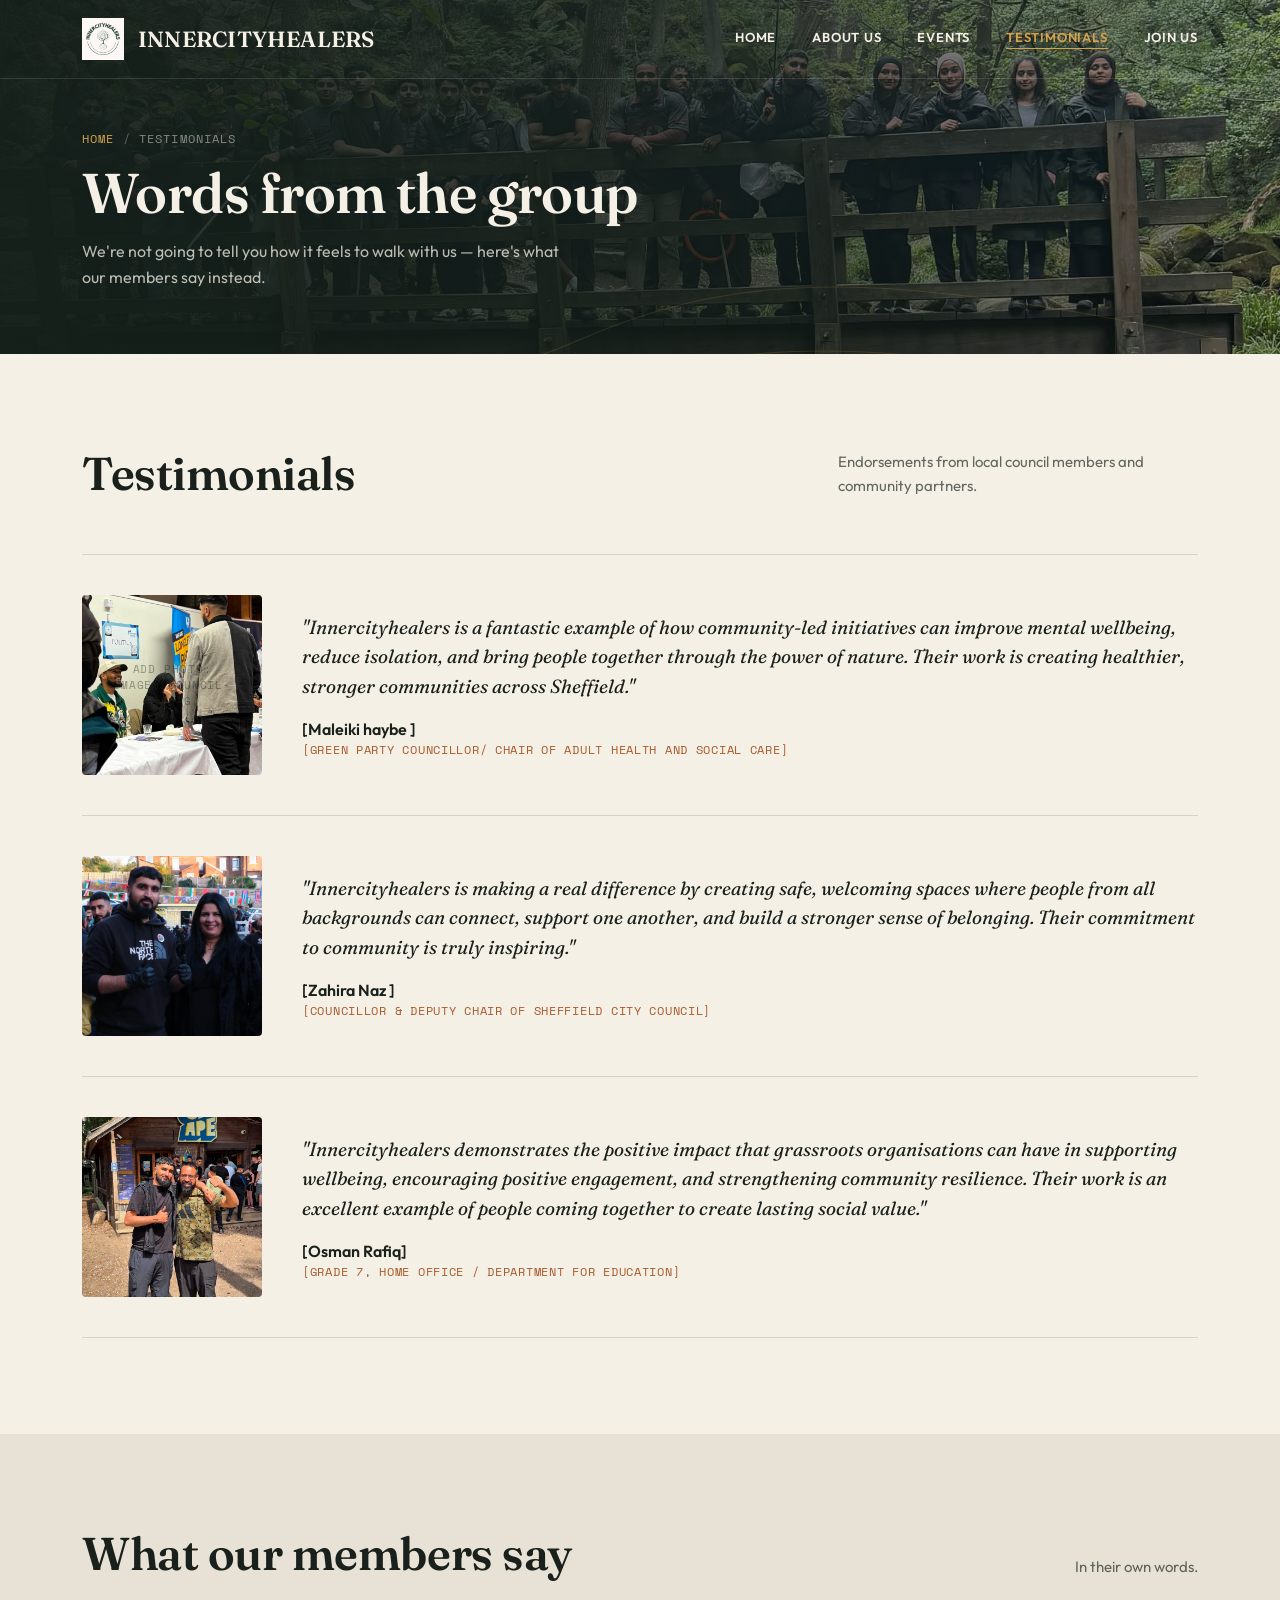
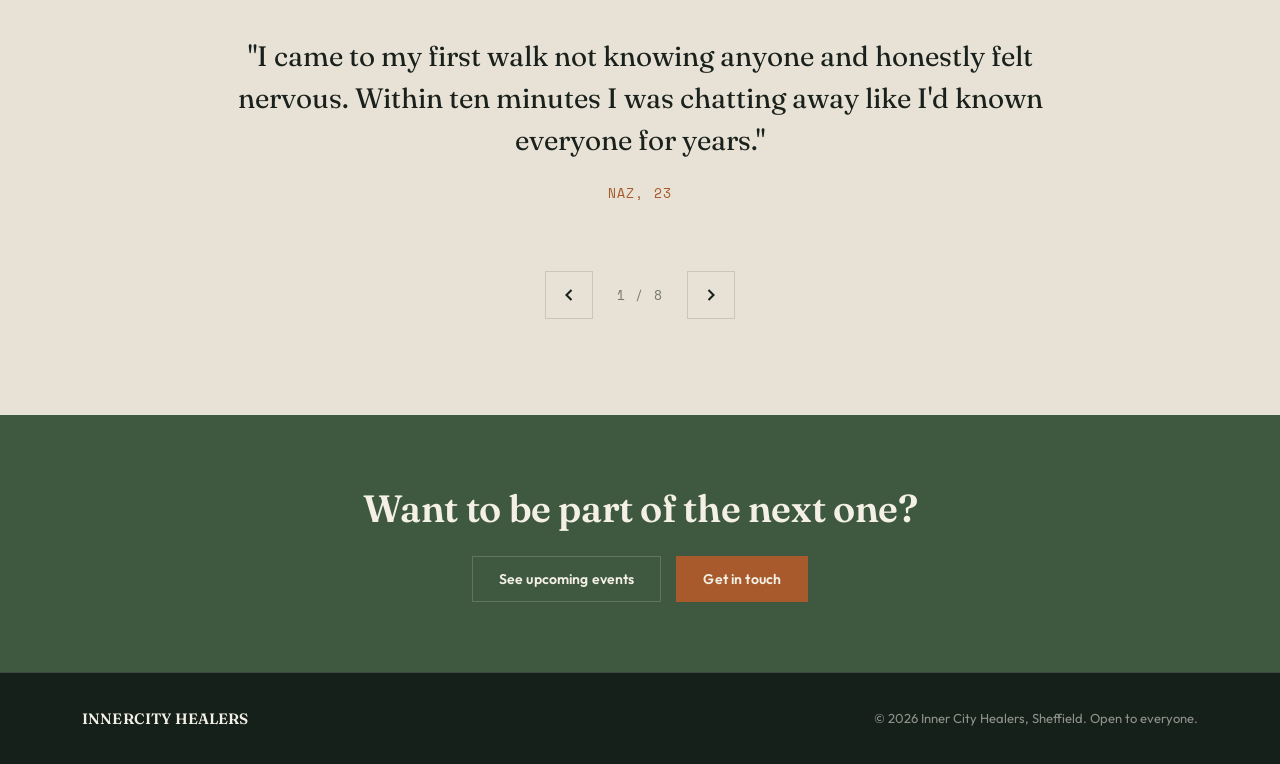
<file: ICH/innercityhealers-site/site/testimonials.html>
<!DOCTYPE html>
<html lang="en">
<head>
<meta charset="UTF-8">
<meta name="viewport" content="width=device-width, initial-scale=1.0">
<title>Testimonials — Inner City Healers</title>
<meta name="description" content="What our members say about hiking, camping and connecting with Inner City Healers in Sheffield.">
<link rel="preconnect" href="https://fonts.googleapis.com">
<link rel="preconnect" href="https://fonts.gstatic.com" crossorigin>
<link href="https://fonts.googleapis.com/css2?family=Fraunces:opsz,wght@9..144,400;9..144,500;9..144,600;9..144,700&family=Outfit:wght@400;500;600;700&family=Space+Mono:wght@400;700&display=swap" rel="stylesheet">
<link rel="stylesheet" href="css/style.css">
</head>
<body>
<header>
  <nav>
    <a href="index.html" class="brand">
      <img src="images/logo.jpg" alt="Inner City Healers logo" class="brand-logo">
      INNERCITYHEALERS
    </a>
    <div class="navlinks">
      <a href="index.html">Home</a>
      <a href="about.html">About Us</a>
      <a href="events.html">Events</a>
      <a href="testimonials.html" class="active">Testimonials</a>
      <a href="contact.html">Join Us</a>
    </div>
    <button class="menu-toggle" aria-label="Menu">
      <svg width="22" height="16" viewBox="0 0 22 16"><rect width="22" height="2" fill="#1A211C"/><rect y="7" width="22" height="2" fill="#1A211C"/><rect y="14" width="22" height="2" fill="#1A211C"/></svg>
    </button>
  </nav>
</header>
<section class="page-hero">
<div class="page-hero-bg"><img src="images/bridge.jpg" alt="" style="object-position:right 44%;" onerror="this.parentElement.style.display='none'"></div>  <svg class="topo" viewBox="0 0 1200 600" preserveAspectRatio="none" xmlns="http://www.w3.org/2000/svg">
    <g stroke="#D4A24C" stroke-width="1" fill="none">
      <path d="M-50 480 C 150 420, 300 520, 500 440 S 850 380, 1250 460"/>
      <path d="M-50 420 C 180 360, 330 460, 520 380 S 860 320, 1250 400"/>
      <path d="M-50 360 C 200 300, 360 400, 540 320 S 870 260, 1250 340"/>
    </g>
  </svg>
  <div class="page-hero-inner">
    <div class="crumb"><a href="index.html">Home</a><span>/</span>Testimonials</div>
    <h1>Words from the group</h1>
    <p class="lede">We're not going to tell you how it feels to walk with us &mdash; here's what our members say instead.</p>
  </div>
</section>



<section class="council">
  <div class="wrap">
    <div class="section-head">
      <h2>Testimonials</h2>
      <p class="desc">Endorsements from local council members and community partners.</p>
    </div>
    <div class="council-list">

      <div class="council-row">
        <div class="council-photo">
          <img src="images/malekai.jpg" alt="Council member photo" onerror="this.style.display='none'">
          <div class="ph-placeholder">Add photo:<br>images/council-1.jpg</div>
        </div>
        <div class="council-text">
          <p class="cquote">"Innercityhealers is a fantastic example of how community-led initiatives can improve mental wellbeing, reduce isolation, and bring people together through the power of nature. Their work is creating healthier, stronger communities across Sheffield."</p>
          <div class="cname">[Maleiki haybe ]</div>
          <div class="crole">[Green party councillor/ Chair of adult health and social care]</div>
        </div>
      </div>

      <div class="council-row">
        <div class="council-photo">
          <img src="images/zahira naz.jpg" alt="Council member photo" onerror="this.style.display='none'">
          <div class="ph-placeholder">Add photo:<br>images/council-2.jpg</div>
        </div>
        <div class="council-text">
          <p class="cquote">"Innercityhealers is making a real difference by creating safe, welcoming spaces where people from all backgrounds can connect, support one another, and build a stronger sense of belonging. Their commitment to community is truly inspiring."</p>
          <div class="cname">[Zahira Naz ]</div>
          <div class="crole">[Councillor & Deputy Chair of Sheffield City Council]</div>
        </div>
      </div>

      <div class="council-row">
        <div class="council-photo">
          <img src="images/usman rafiq.jpg" alt="Council member photo" onerror="this.style.display='none'">
          <div class="ph-placeholder">Add photo:<br>images/council-3.jpg</div>
        </div>
        <div class="council-text">
          <p class="cquote">"Innercityhealers demonstrates the positive impact that grassroots organisations can have in supporting wellbeing, encouraging positive engagement, and strengthening community resilience. Their work is an excellent example of people coming together to create lasting social value."</p>
          <div class="cname">[Osman Rafiq]</div>
          <div class="crole">[Grade 7, Home Office / Department for Education]</div>
        </div>
      </div>

      

    </div>
  </div>
</section>
<section class="testimonials">
  <div class="wrap">
    <div class="section-head">
      <h2>What our members say</h2>
      <p class="desc">In their own words.</p>
    </div>
    <div class="quote-slider" id="memberSlider">
      <div class="qs-track">

        <div class="qs-slide active">
          <p class="quote">"I came to my first walk not knowing anyone and honestly felt nervous. Within ten minutes I was chatting away like I'd known everyone for years."</p>
          <div class="who">NAZ, 23</div>
        </div>

        <div class="qs-slide">
          <p class="quote">"Getting out into a group of people has done wonders for my mental health. Some of the best conversations I've had have been on these walks."</p>
          <div class="who">HAMZAH, 25</div>
        </div>

        <div class="qs-slide">
          <p class="quote">"I spend most of my week working &mdash; so having something like InnerCityHealers gets me out of the house and into something to look forward to."</p>
          <div class="who">ISMAEL, 19</div>
        </div>

        <div class="qs-slide">
          <p class="quote">"I joined for the walks but stayed for the community. I've made some genuine friendships through InnerCityHealers."</p>
          <div class="who">PAIGE, 22</div>
        </div>

        <div class="qs-slide">
          <p class="quote">"Sometimes you don't realise how much you need fresh air and good company until you're out there doing it."</p>
          <div class="who">ZARA, 18</div>
        </div>

        <div class="qs-slide">
          <p class="quote">"The camping weekend was one of the highlights of my year. Good people, good conversations, and a chance to switch off from everything."</p>
          <div class="who">MAYA, 17</div>
        </div>

        <div class="qs-slide">
          <p class="quote">"[Placeholder quote &mdash; swap in a real testimonial whenever you have one.]"</p>
          <div class="who">HANNAH, 23</div>
        </div>

        <div class="qs-slide">
          <p class="quote">"[Placeholder quote &mdash; swap in a real testimonial whenever you have one.]"</p>
          <div class="who">JOSH, 20</div>
        </div>

      </div>
      <div class="qs-controls">
        <button class="qs-arrow qs-prev" aria-label="Previous quote">
          <svg width="20" height="20" viewBox="0 0 24 24" fill="none" stroke="currentColor" stroke-width="2.5"><path d="M15 18l-6-6 6-6"/></svg>
        </button>
        <span class="qs-counter"><span class="qs-current">1</span> / <span class="qs-total">8</span></span>
        <button class="qs-arrow qs-next" aria-label="Next quote">
          <svg width="20" height="20" viewBox="0 0 24 24" fill="none" stroke="currentColor" stroke-width="2.5"><path d="M9 18l6-6-6-6"/></svg>
        </button>
      </div>
    </div>
  </div>
</section>
<section class="cta-band">
  <div class="wrap">
    <h2 style="margin:0 auto 24px;">Want to be part of the next one?</h2>
    <a href="events.html" class="btn outline">See upcoming events</a>
    <a href="contact.html" class="btn dark">Get in touch</a>
  </div>
</section>
<footer>
  <div class="wrap foot-inner">
    <div class="brand">INNERCITY HEALERS</div>
    <div>&copy; 2026 Inner City Healers, Sheffield. Open to everyone.</div>
  </div>
</footer>

<script src="js/script.js"></script>

</body>
</html>
</file>
<file: css/style.css>
:root{
    --ink:#1A211C;
    --cream:#F4F0E6;
    --stone:#E7E2D5;
    --stone-deep:#D9D2BF;
    --pine:#15201B;
    --pine-soft:#212E27;
    --moss:#5C7A5E;
    --moss-deep:#3F5940;
    --gold:#D4A24C;
    --green-accent:#8FBF9F;
    --rust:#A85A2C;
    --line: rgba(26,33,28,0.14);
    --line-light: rgba(244,240,230,0.18);
    --radius: 2px;
  }
  *{box-sizing:border-box;}
  html{scroll-behavior:smooth;}
  body{
    margin:0;
    font-family:'Outfit', sans-serif;
    color:var(--ink);
    background:var(--cream);
    -webkit-font-smoothing:antialiased;
  }
  h1,h2,h3,h4{
    font-family:'Fraunces', serif;
    font-weight:600;
    margin:0;
    letter-spacing:-0.01em;
  }
  p{margin:0;}
  a{color:inherit; text-decoration:none;}
  img{max-width:100%; display:block;}
  .eyebrow{
    font-family:'Space Mono', monospace;
    font-size:11.5px;
    letter-spacing:0.14em;
    text-transform:uppercase;
    color:var(--moss-deep);
    display:flex;
    align-items:center;
    gap:10px;
  }
  .eyebrow::before{
    content:'';
    width:18px; height:1px;
    background:var(--rust);
    display:inline-block;
  }
  .eyebrow.light{color:var(--gold);}
  .hero .eyebrow.light{color:var(--green-accent);}
  .wrap{
    max-width:1180px;
    margin:0 auto;
    padding:0 32px;
  }
  .btn{
    display:inline-flex;
    align-items:center;
    gap:10px;
    padding:13px 26px;
    background:var(--moss-deep);
    color:var(--cream);
    font-family:'Outfit', sans-serif;
    font-weight:600;
    font-size:14px;
    letter-spacing:0.01em;
    border:1px solid var(--moss-deep);
    cursor:pointer;
    transition:all .25s ease;
  }
  .btn:hover{background:transparent; color:var(--moss-deep);}
  .btn.outline{
    background:transparent;
    color:var(--cream);
    border:1px solid var(--line-light);
  }
  .btn.outline:hover{
    background:var(--cream);
    color:var(--pine);
    border-color:var(--cream);
  }
  .btn.dark{background:var(--rust); border-color:var(--rust); color:var(--cream);}
  .btn.dark:hover{background:transparent; color:var(--rust);}

  /* ===== NAV (transparent, overlays hero) ===== */
  header{
    position:absolute; top:0; left:0; right:0; z-index:50;
    background:transparent;
    border-bottom:1px solid rgba(244,240,230,0.12);
  }
  nav{
    display:flex; align-items:center; justify-content:space-between;
    padding:18px 32px;
    max-width:1180px;
    margin:0 auto;
  }
  .brand{display:flex; align-items:center; gap:14px; font-family:'Fraunces',serif; font-weight:600; font-size:22px; letter-spacing:0.01em; color:var(--cream);}
  .brand svg{flex-shrink:0;}
  .brand-logo{height:42px; width:auto; flex-shrink:0;}
  @media(max-width:600px){
    .brand{font-size:17px; gap:10px;}
    .brand-logo{height:36px;}
  }
  .navlinks{display:flex; gap:36px; align-items:center;}
  .navlinks a{
    font-size:13px; font-weight:600; letter-spacing:0.06em; text-transform:uppercase;
    position:relative; padding-bottom:4px; color:var(--cream);
  }
  .navlinks a::after{
    content:''; position:absolute; left:0; bottom:0; height:1px; width:0;
    background:var(--gold); transition:width .25s ease;
  }
  .navlinks a:hover::after, .navlinks a.active::after{width:100%;}
  .navlinks a.active{color:var(--gold);}
  .navcta{display:none;}
  @media(min-width:880px){.navcta{display:block;}}
  .menu-toggle{
    display:none; background:rgba(21,32,27,0.4); border:1px solid var(--line-light);
    cursor:pointer; padding:10px 12px; border-radius:4px; align-items:center; justify-content:center;
    backdrop-filter:blur(4px);
  }
  .menu-toggle svg rect{fill:var(--cream);}
  @media(max-width:880px){
    .navlinks{display:none;}
    .menu-toggle{display:flex;}
  }

  /* ===== TOPO TEXTURE ===== */
  .topo{
    position:absolute; inset:0; pointer-events:none;
    opacity:0.16;
  }

  /* ===== HERO ===== */
  .hero{
    position:relative;
    background:
      linear-gradient(180deg, rgba(21,32,27,0.90) 0%, rgba(21,32,27,0.80) 45%, rgba(21,32,27,0.94) 100%),
      url('../images/go-karting.jpg') center 30%/cover no-repeat;
    color:var(--cream);
    overflow:hidden;
    padding:100px 0 0;
  }
  .hero-inner{
    max-width:1180px; margin:0 auto; padding:0 32px 90px;
    position:relative; z-index:2;
  }
  .hero .eyebrow{margin-bottom:26px;}
  .hero h1{
    font-size:clamp(40px, 6.4vw, 78px);
    line-height:0.98;
    max-width:820px;
    color:var(--cream);
  }
  .hero h1 em{font-style:italic; color:var(--green-accent); font-weight:500;}
  .hero p.lede{
    margin-top:26px;
    max-width:480px;
    font-size:17px;
    line-height:1.6;
    color:rgba(244,240,230,0.78);
  }
  .hero-ctas{display:flex; gap:14px; margin-top:38px; flex-wrap:wrap;}
  .hero-stats{
    display:grid; grid-template-columns:repeat(3,1fr);
    border-top:1px solid var(--line-light);
    max-width:1180px; margin:0 auto;
    position:relative; z-index:2;
  }
  .hero-stats div{
    padding:26px 32px;
    border-right:1px solid var(--line-light);
  }
  .hero-stats div:last-child{border-right:none;}
  .hero-stats .num{font-family:'Fraunces',serif; font-size:34px; color:var(--green-accent); font-weight:600;}
  .hero-stats .lbl{font-size:12.5px; color:rgba(244,240,230,0.6); margin-top:4px; letter-spacing:0.03em;}

  .ridge{
    width:100%; display:block; position:relative; z-index:1;
  }

  /* ===== SECTION SCAFFOLD ===== */
  section{padding:96px 0;}
  .section-head{
    display:flex; justify-content:space-between; align-items:flex-end;
    gap:40px; margin-bottom:56px; flex-wrap:wrap;
  }
  .section-head h2{font-size:clamp(30px,3.6vw,46px); max-width:560px; line-height:1.05;}
  .section-head .desc{max-width:360px; font-size:15px; line-height:1.6; color:rgba(26,33,28,0.66);}

  /* ===== ABOUT ===== */
  .about{background:var(--cream);}
  .about-grid{
    display:grid; grid-template-columns:1.1fr 0.9fr; gap:64px; align-items:start;
  }
  .about-grid p{font-size:16px; line-height:1.75; color:rgba(26,33,28,0.78); margin-bottom:18px;}
  .about-grid .lead-graf{font-family:'Fraunces',serif; font-size:22px; line-height:1.5; color:var(--ink); font-weight:500; margin-bottom:24px;}
  .about-photo{
    position:relative; aspect-ratio:4/5; overflow:hidden; background:var(--stone-deep);
  }
  .about-photo img{width:100%; height:100%; object-fit:cover;}
  .about-photo .tag{
    position:absolute; bottom:0; left:0; right:0;
    background:var(--pine); color:var(--cream);
    padding:16px 20px; font-family:'Space Mono',monospace; font-size:11.5px; letter-spacing:0.08em;
  }
  @media(max-width:800px){.about-grid{grid-template-columns:1fr;}}

  /* ===== PILLARS ===== */
  .pillars{background:var(--stone); position:relative;}
  .pillar-grid{display:grid; grid-template-columns:repeat(3,1fr); gap:1px; background:var(--line);}
  .pillar{
    background:var(--stone); padding:44px 36px;
    transition:background .25s ease;
  }
  .pillar:hover{background:var(--cream);}
  .pillar .pnum{font-family:'Space Mono',monospace; font-size:12px; color:var(--rust); letter-spacing:0.1em; margin-bottom:24px;}
  .pillar h3{font-size:24px; margin-bottom:12px;}
  .pillar p{font-size:14.5px; line-height:1.65; color:rgba(26,33,28,0.68);}
  .pillar .icon{margin-bottom:22px;}
  @media(max-width:800px){.pillar-grid{grid-template-columns:1fr;}}

  /* ===== ORIGIN ===== */
  .origin{
    background:var(--pine); color:var(--cream); position:relative; overflow:hidden;
  }
  .origin-grid{
    display:grid; grid-template-columns:0.85fr 1.15fr; gap:70px; align-items:center;
  }
  .origin-photo{aspect-ratio:1/1; overflow:hidden; background:var(--pine-soft);}
  .origin-photo img{width:100%; height:100%; object-fit:cover; filter:saturate(0.9);}
  .origin-text .eyebrow{margin-bottom:24px;}
  .origin-text h2{font-size:clamp(28px,3.4vw,40px); margin-bottom:24px; max-width:480px;}
  .origin-text p{font-size:16px; line-height:1.8; color:rgba(244,240,230,0.74); margin-bottom:16px;}
  .origin-text .sign{font-family:'Fraunces',serif; font-style:italic; color:var(--gold); margin-top:24px; font-size:17px;}
  @media(max-width:850px){.origin-grid{grid-template-columns:1fr;}}

  /* ===== EVENTS ===== */
  .events{background:var(--cream);}
  .event-list{display:flex; flex-direction:column; border-top:1px solid var(--line);}
  .event-row{
    display:grid; grid-template-columns:140px 110px 1fr auto;
    gap:28px; align-items:center;
    padding:28px 0; border-bottom:1px solid var(--line);
  }
  .event-row .ephoto{width:140px; height:90px; overflow:hidden; background:var(--stone-deep);}
  .event-row .ephoto img{width:100%; height:100%; object-fit:cover;}
  .event-date{font-family:'Space Mono',monospace; text-align:center;}
  .event-date .mon{font-size:12px; letter-spacing:0.1em; color:var(--rust);}
  .event-date .day{font-size:28px; font-family:'Fraunces',serif; font-weight:600; color:var(--ink);}
  .event-info h4{font-size:19px; margin-bottom:6px;}
  .event-info .meta{font-size:13px; color:rgba(26,33,28,0.55); margin-bottom:6px; display:flex; gap:14px; flex-wrap:wrap;}
  .event-info .meta span{display:flex; align-items:center; gap:5px;}
  .event-info p.desc{font-size:14px; color:rgba(26,33,28,0.65); line-height:1.5; max-width:420px;}
  .event-row .btn{padding:10px 20px; font-size:13px;}
  @media(max-width:760px){
    .event-row{grid-template-columns:1fr; gap:14px;}
    .event-row .ephoto{width:100%; height:160px;}
    .event-date{display:flex; gap:8px; text-align:left;}
  }
  .events-foot{
    text-align:center; margin-top:48px; padding-top:40px; border-top:1px solid var(--line);
    font-family:'Fraunces',serif; font-style:italic; font-size:18px; color:var(--moss-deep);
  }

  /* ===== GALLERY ===== */
  .gallery{background:var(--pine); color:var(--cream);}
  .gallery .section-head h2{color:var(--cream);}
  .gallery .section-head .desc{color:rgba(244,240,230,0.6);}
  .gal-grid{
    display:grid; grid-template-columns:repeat(4,1fr); grid-auto-rows:170px; gap:8px;
  }
  .gal-grid a{position:relative; overflow:hidden; display:block; background:var(--pine-soft);}
  .gal-grid img{width:100%; height:100%; object-fit:cover; transition:transform .5s ease, filter .5s ease;}
  .gal-grid a:hover img{transform:scale(1.06); filter:saturate(1.15);}
  .gal-grid .big{grid-column:span 2; grid-row:span 2;}
  @media(max-width:880px){
    .gal-grid{grid-template-columns:repeat(2,1fr); grid-auto-rows:140px;}
    .gal-grid .big{grid-column:span 2; grid-row:span 1;}
  }

  /* ===== TESTIMONIALS ===== */
  .testimonials{background:var(--stone);}
  .test-track{
    display:grid; grid-template-columns:repeat(3,1fr); gap:1px; background:var(--line);
  }
  .test-card{
    background:var(--stone); padding:34px 30px;
  }
  .test-card .quote{font-family:'Fraunces',serif; font-size:17px; line-height:1.6; color:var(--ink); margin-bottom:20px;}
  .test-card .who{font-family:'Space Mono',monospace; font-size:12px; color:var(--rust); letter-spacing:0.06em;}
  @media(max-width:860px){.test-track{grid-template-columns:1fr;}}

  /* ===== CONTACT ===== */
  .contact{background:var(--cream);}
  .contact-grid{display:grid; grid-template-columns:0.8fr 1.2fr; gap:70px;}
  .contact-info h2{font-size:clamp(30px,3.6vw,42px); margin-bottom:28px;}
  .cline{margin-bottom:26px;}
  .cline .clabel{font-family:'Space Mono',monospace; font-size:11.5px; letter-spacing:0.1em; color:var(--moss-deep); text-transform:uppercase; margin-bottom:6px;}
  .cline a, .cline span{font-size:18px; font-weight:500;}
  .socials{display:flex; gap:14px; margin-top:30px;}
  .socials a{
    width:38px; height:38px; border:1px solid var(--line); display:flex; align-items:center; justify-content:center;
    transition:all .2s ease;
  }
  .socials a:hover{background:var(--moss-deep); border-color:var(--moss-deep); color:var(--cream);}
  form{display:flex; flex-direction:column; gap:16px;}
  .field{display:flex; flex-direction:column; gap:8px;}
  .field label{font-family:'Space Mono',monospace; font-size:11px; letter-spacing:0.08em; text-transform:uppercase; color:rgba(26,33,28,0.55);}
  .field input, .field textarea{
    background:transparent; border:none; border-bottom:1px solid var(--line);
    padding:10px 2px; font-family:'Outfit',sans-serif; font-size:16px; color:var(--ink);
    outline:none; transition:border-color .2s ease; resize:none;
  }
  .field input:focus, .field textarea:focus{border-color:var(--rust);}
  form .btn{align-self:flex-start; margin-top:8px;}
  @media(max-width:800px){.contact-grid{grid-template-columns:1fr;}}

  /* ===== FOOTER ===== */
  footer{background:var(--pine); color:rgba(244,240,230,0.55); padding:36px 0; border-top:1px solid var(--line-light);}
  .foot-inner{display:flex; justify-content:space-between; align-items:center; font-size:13px; flex-wrap:wrap; gap:12px;}
  .foot-inner .brand{color:var(--cream); font-size:15px;}

  ::selection{background:var(--gold); color:var(--pine);}

/* ===== INNER PAGE HERO ===== */
.page-hero{
  position:relative;
  background:var(--pine);
  color:var(--cream);
  overflow:hidden;
  padding:130px 0 64px;
}
.page-hero-bg{
  position:absolute;
  top:0; left:0; right:0; bottom:0;
  z-index:0;
}
.page-hero-bg img{
  width:100%;
  height:100%;
  object-fit:cover;
  object-position:right center;
}
.page-hero-bg::after{
  content:'';
  position:absolute;
  top:0; left:0; right:0; bottom:0;
  background:linear-gradient(90deg, rgba(21,32,27,0.97) 0%, rgba(21,32,27,0.75) 55%, rgba(21,32,27,0.35) 100%);
}
@media(max-width:800px){
  .page-hero-bg img{object-position:center center;}
  .page-hero-bg::after{
    background:linear-gradient(180deg, rgba(21,32,27,0.92) 0%, rgba(21,32,27,0.88) 100%);
  }
}
.page-hero-inner{max-width:1180px; margin:0 auto; padding:0 32px; position:relative; z-index:2;}
.page-hero h1{font-size:clamp(34px,5vw,56px); line-height:1; color:var(--cream); max-width:680px;}
.page-hero p.lede{margin-top:18px; max-width:480px; font-size:16px; line-height:1.6; color:rgba(244,240,230,0.75);}
.crumb{font-family:'Space Mono',monospace; font-size:11.5px; letter-spacing:0.1em; color:rgba(244,240,230,0.5); margin-bottom:18px; text-transform:uppercase;}
.crumb a{color:var(--gold);}
.crumb span{margin:0 8px; color:rgba(244,240,230,0.35);}

/* ===== HOME MINI GALLERY STRIP ===== */
.mini-gallery{background:var(--cream);}
.mini-grid{display:grid; grid-template-columns:repeat(4,1fr); gap:8px;}
.mini-grid a{display:block; aspect-ratio:1; overflow:hidden; background:var(--stone-deep); position:relative;}
.mini-grid img{width:100%; height:100%; object-fit:cover; transition:transform .5s ease;}
.mini-grid a:hover img{transform:scale(1.06);}
@media(max-width:760px){.mini-grid{grid-template-columns:repeat(2,1fr);}}
.mini-gallery-foot{text-align:center; margin-top:36px;}

/* ===== CTA BAND ===== */
.cta-band{background:var(--moss-deep); color:var(--cream); padding:70px 0; text-align:center;}
.cta-band h2{color:var(--cream); font-size:clamp(26px,3.4vw,38px); max-width:600px; margin:0 auto 24px;}
.cta-band .btn{margin:0 6px;}

/* responsive nav fallback: show simple stacked list on small screens when toggled */
.navlinks.open{
  display:flex; position:absolute; top:100%; left:0; right:0;
  flex-direction:column; background:var(--pine); padding:24px 32px; gap:22px;
  border-bottom:1px solid var(--line-light);
  box-shadow:0 12px 30px rgba(0,0,0,0.3);
}
.navlinks.open a{color:var(--cream); font-size:15px;}

/* ===== GALLERY SLIDESHOW (manual arrows) ===== */
.gallery-slideshow{background:var(--pine); color:var(--cream);}
.gallery-slideshow .section-head h2{color:var(--cream);}
.gallery-slideshow .section-head .desc{color:rgba(244,240,230,0.6);}
.slideshow{
  position:relative; width:100%; aspect-ratio:16/10; max-height:640px;
  overflow:hidden; background:var(--pine-soft); border:1px solid var(--line-light);
}
.slideshow .slide{
  position:absolute; inset:0; opacity:0; transition:opacity .5s ease;
  pointer-events:none;
}
.slideshow .slide.active{opacity:1; pointer-events:auto;}
.slideshow .slide img{width:100%; height:100%; object-fit:cover;}
.slide-arrow{
  position:absolute; top:50%; transform:translateY(-50%);
  width:52px; height:52px; border:none; cursor:pointer;
  background:rgba(21,32,27,0.55); color:var(--cream);
  display:flex; align-items:center; justify-content:center;
  transition:background .2s ease; z-index:3; backdrop-filter:blur(4px);
}
.slide-arrow:hover{background:var(--rust);}
.slide-arrow.prev{left:16px;}
.slide-arrow.next{right:16px;}
.slide-counter{
  position:absolute; bottom:16px; right:20px; z-index:3;
  font-family:'Space Mono',monospace; font-size:13px; letter-spacing:0.08em;
  color:var(--cream); background:rgba(21,32,27,0.55); padding:6px 12px;
  backdrop-filter:blur(4px);
}
@media(max-width:600px){
  .slideshow{aspect-ratio:4/5;}
  .slide-arrow{width:44px; height:44px;}
}

/* ===== IMPACT STATS ===== */
.impact{background:var(--pine); color:var(--cream);}
.impact .section-head h2{color:var(--cream);}
.impact .section-head .desc{color:rgba(244,240,230,0.6);}
.stat-grid{
  display:grid; grid-template-columns:repeat(4,1fr); gap:1px; background:var(--line-light);
  border:1px solid var(--line-light);
}
.stat-card{
  background:var(--pine); padding:34px 28px;
  display:flex; flex-direction:column; gap:8px;
}
.stat-card .snum{font-family:'Fraunces',serif; font-size:44px; font-weight:600; color:var(--gold); line-height:1;}
.stat-card .slabel{font-size:14px; line-height:1.5; color:rgba(244,240,230,0.78);}
@media(max-width:900px){.stat-grid{grid-template-columns:repeat(2,1fr);}}
@media(max-width:520px){.stat-grid{grid-template-columns:1fr;}}

/* ===== ACTIVITIES TABLE ===== */
.activities{background:var(--cream);}
.act-table{width:100%; border-collapse:collapse; font-size:15px;}
.act-table thead th{
  background:var(--moss-deep); color:var(--cream);
  text-align:left; padding:14px 20px;
  font-family:'Space Mono',monospace; font-size:12px; letter-spacing:0.08em; text-transform:uppercase; font-weight:700;
}
.act-table thead th:last-child{text-align:right;}
.act-table tbody td{
  padding:13px 20px; border-bottom:1px solid var(--line); color:rgba(26,33,28,0.82);
}
.act-table tbody td:last-child{text-align:right; font-weight:600; font-family:'Space Mono',monospace;}
.act-table tbody tr:nth-child(even){background:var(--stone);}
.act-total{
  display:flex; justify-content:space-between; align-items:center;
  background:var(--pine); color:var(--cream); padding:18px 20px; margin-top:0;
  font-family:'Fraunces',serif; font-weight:600; font-size:18px;
}
.act-total .num{color:var(--gold); font-size:22px;}
.act-note{font-size:14px; color:rgba(26,33,28,0.6); line-height:1.6; margin-top:20px; max-width:640px;}

/* ===== ACHIEVE / ENGAGEMENT COLUMNS ===== */
.achieve{background:var(--stone);}
.achieve-lead{max-width:620px; font-size:17px; line-height:1.7; color:rgba(26,33,28,0.8); margin-bottom:14px;}
.col-grid{display:grid; grid-template-columns:repeat(3,1fr); gap:40px; margin-top:48px;}
.col-block h3{font-size:20px; margin-bottom:16px; color:var(--ink);}
.col-block ul{list-style:none; padding:0; margin:0; display:flex; flex-direction:column; gap:10px;}
.col-block ul li{
  font-size:14.5px; line-height:1.5; color:rgba(26,33,28,0.72);
  padding-left:20px; position:relative;
}
.col-block ul li::before{
  content:''; position:absolute; left:0; top:9px;
  width:6px; height:6px; background:var(--rust); border-radius:50%;
}
.col-block p{font-size:14.5px; line-height:1.65; color:rgba(26,33,28,0.72); margin-bottom:12px;}
@media(max-width:820px){.col-grid{grid-template-columns:1fr; gap:44px;}}

/* ===== HERO LOGO ===== */
.hero-logo{
  height:96px; width:auto; margin-bottom:28px;
  border-radius:8px;
}
@media(max-width:600px){.hero-logo{height:72px; margin-bottom:20px;}}

/* ===== FOOTER LOGO ALIGN ===== */
.foot-inner .brand{display:flex; align-items:center; gap:12px;}

/* ===== EXTRA MOBILE POLISH ===== */
@media(max-width:600px){
  .wrap{padding:0 20px;}
  section{padding:64px 0;}
  .hero-stats{grid-template-columns:1fr;}
  .hero-stats div{border-right:none; border-bottom:1px solid var(--line-light); padding:20px 24px;}
  .hero-stats div:last-child{border-bottom:none;}
  .hero-inner{padding:0 20px 60px;}
  .section-head{margin-bottom:36px; gap:16px;}
  .cta-band .btn{display:block; margin:10px auto 0; max-width:260px;}
  .hero-ctas{flex-direction:column;}
  .hero-ctas .btn{width:100%; justify-content:center;}
  nav{padding:14px 20px;}
  .page-hero{padding:110px 0 48px;}
  .act-table{font-size:13px;}
  .act-table thead th, .act-table tbody td{padding:10px 12px;}
}

/* ===== COMPACT ACTIVITIES (events page) ===== */
.activities-compact{background:var(--pine); color:var(--cream); border-top:1px solid var(--line-light);}
.activities-compact .section-head h2{color:var(--cream);}
.activities-compact .section-head .desc{color:rgba(244,240,230,0.6);}
.act-compact-grid{
  display:grid; grid-template-columns:repeat(3,1fr); gap:0 40px;
}
.act-compact-grid .act-item{
  display:flex; justify-content:space-between; align-items:baseline; gap:12px;
  padding:11px 0; border-bottom:1px solid var(--line-light);
}
.act-compact-grid .act-item .aname{font-size:14px; color:rgba(244,240,230,0.85);}
.act-compact-grid .act-item .anum{
  font-family:'Space Mono',monospace; font-size:14px; font-weight:700; color:var(--gold); flex-shrink:0;
}
.act-compact-total{
  display:flex; justify-content:space-between; align-items:center;
  margin-top:28px; padding:16px 22px; background:var(--moss-deep);
  font-family:'Fraunces',serif; font-weight:600; font-size:17px; color:var(--cream);
}
.act-compact-total .num{color:var(--gold); font-size:20px;}
.act-compact-note{font-size:13px; color:rgba(244,240,230,0.55); line-height:1.6; margin-top:16px; max-width:680px;}
@media(max-width:820px){.act-compact-grid{grid-template-columns:repeat(2,1fr); gap:0 28px;}}
@media(max-width:520px){.act-compact-grid{grid-template-columns:1fr;}}

/* ===== COUNCIL / PARTNER ENDORSEMENTS ===== */
.council{background:var(--cream);}
.council-list{display:flex; flex-direction:column; gap:0;}
.council-row{
  display:grid; grid-template-columns:180px 1fr; gap:40px; align-items:center;
  padding:40px 0; border-bottom:1px solid var(--line);
}
.council-row:first-of-type{border-top:1px solid var(--line);}
.council-photo{
  width:180px; height:180px; overflow:hidden; background:var(--stone-deep);
  border-radius:4px; position:relative;
}
.council-photo img{width:100%; height:100%; object-fit:cover;}
.council-photo .ph-placeholder{
  position:absolute; inset:0; display:flex; align-items:center; justify-content:center;
  font-family:'Space Mono',monospace; font-size:11px; letter-spacing:0.08em; text-transform:uppercase;
  color:rgba(26,33,28,0.4); text-align:center; padding:12px;
}
.council-text .cquote{
  font-family:'Fraunces',serif; font-size:19px; line-height:1.55; color:var(--ink);
  margin-bottom:18px; font-style:italic;
}
.council-text .cname{font-size:16px; font-weight:600; color:var(--ink); margin-bottom:2px;}
.council-text .crole{
  font-family:'Space Mono',monospace; font-size:12px; letter-spacing:0.06em;
  text-transform:uppercase; color:var(--rust);
}
@media(max-width:680px){
  .council-row{grid-template-columns:1fr; gap:20px; text-align:center; justify-items:center;}
  .council-text{text-align:center;}
}

/* ===== TESTIMONIAL / COUNCIL SLIDERS (manual arrows) ===== */
.quote-slider{position:relative; max-width:820px; margin:0 auto;}
.quote-slider .qs-track{position:relative; min-height:200px;}
.quote-slider .qs-slide{
  position:absolute; inset:0; opacity:0; transition:opacity .4s ease; pointer-events:none;
  display:flex; flex-direction:column; justify-content:center;
}
.quote-slider .qs-slide.active{opacity:1; pointer-events:auto; position:relative;}
.qs-controls{
  display:flex; align-items:center; justify-content:center; gap:24px; margin-top:36px;
}
.qs-arrow{
  width:48px; height:48px; border:1px solid var(--line); background:transparent;
  display:flex; align-items:center; justify-content:center; cursor:pointer;
  color:var(--ink); transition:all .2s ease;
}
.qs-arrow:hover{background:var(--moss-deep); border-color:var(--moss-deep); color:var(--cream);}
.qs-counter{font-family:'Space Mono',monospace; font-size:13px; letter-spacing:0.08em; color:rgba(26,33,28,0.55);}

/* member quote slide styling */
.testimonials .qs-slide .quote{
  font-family:'Fraunces',serif; font-size:clamp(20px,2.6vw,28px); line-height:1.5;
  color:var(--ink); margin-bottom:22px; text-align:center;
}
.testimonials .qs-slide .who{
  font-family:'Space Mono',monospace; font-size:13px; letter-spacing:0.08em;
  color:var(--rust); text-align:center;
}

/* council quote slide styling (photo left, text right) */
.council .qs-slide{
  display:grid; grid-template-columns:180px 1fr; gap:40px; align-items:center;
}
.council .qs-slide.active{display:grid;}
@media(max-width:680px){
  .council .qs-slide{grid-template-columns:1fr; gap:20px; text-align:center; justify-items:center;}
  .council .qs-slide.active{display:flex; flex-direction:column;}
  .council .qs-slide .council-text{text-align:center;}
}

/* ===== ACTIVITY CATEGORY CARDS (events page) ===== */
.activity-cards{background:var(--pine); border-top:1px solid var(--line-light);}
.activity-cards .section-head h2{color:var(--cream);}
.activity-cards .section-head .desc{color:rgba(244,240,230,0.6);}
.acard-grid{
  display:grid; grid-template-columns:repeat(4,1fr); gap:24px;
}
.acard{
  background:var(--pine-soft); border:1px solid var(--line-light);
  overflow:hidden; transition:transform .25s ease, border-color .25s ease;
}
.acard:hover{transform:translateY(-4px); border-color:var(--gold);}
.acard-photo{
  aspect-ratio:4/3; position:relative; background:var(--stone-deep);
  overflow:hidden;
}
.acard-photo img{width:100%; height:100%; object-fit:cover;}
.acard-photo .ph-placeholder{
  position:absolute; inset:0; display:flex; align-items:center; justify-content:center;
  font-family:'Space Mono',monospace; font-size:11px; letter-spacing:0.06em; text-transform:uppercase;
  color:rgba(26,33,28,0.42); text-align:center; padding:14px; line-height:1.6;
}
.acard-body{padding:20px 22px 24px;}
.acard-body h3{font-size:19px; color:var(--cream); margin-bottom:6px;}
.acard-body p{font-size:13.5px; line-height:1.55; color:rgba(244,240,230,0.62);}
@media(max-width:900px){.acard-grid{grid-template-columns:repeat(2,1fr);}}
@media(max-width:520px){.acard-grid{grid-template-columns:1fr;}}

/* ===== MINI STATS ROW (activity cards section) ===== */
.acard-stats{
  display:grid; grid-template-columns:repeat(3,1fr);
  border:1px solid var(--line-light); margin-bottom:44px;
}
.acard-stats div{
  padding:22px 26px; border-right:1px solid var(--line-light); text-align:center;
}
.acard-stats div:last-child{border-right:none;}
.acard-stats .snum{font-family:'Fraunces',serif; font-size:32px; font-weight:600; color:var(--gold); line-height:1;}
.acard-stats .slabel{font-size:12.5px; color:rgba(244,240,230,0.65); margin-top:6px; letter-spacing:0.02em;}
@media(max-width:700px){
  .acard-stats{grid-template-columns:1fr;}
  .acard-stats div{border-right:none; border-bottom:1px solid var(--line-light);}
  .acard-stats div:last-child{border-bottom:none;}
}

/* ===== ACTIVITY CARD SLIDER (manual toggle) ===== */
.acard-slider{max-width:460px; margin:0 auto;}
.acard-track{position:relative; min-height:340px;}
.acard-slide{
  position:absolute; inset:0; opacity:0; transition:opacity .4s ease; pointer-events:none;
}
.acard-slide.active{opacity:1; pointer-events:auto; position:relative;}
.acard-controls{
  display:flex; align-items:center; justify-content:center; gap:24px; margin-top:28px;
}

/* ===== ACTIVITY CARD TIKTOK EMBEDS ===== */
.acard-video{
  aspect-ratio:4/3; overflow:hidden; background:var(--stone-deep);
  position:relative;
}
.acard-video .tiktok-embed{
  margin:0 !important; max-width:100% !important; min-width:0 !important;
  width:100% !important; height:100% !important;
}
.acard-video .tiktok-embed section{
  width:100% !important; height:100% !important; margin:0 !important; padding:0 !important;
  display:block !important;
}
.acard-video .tiktok-embed section a{
  display:block !important; width:100% !important; height:100% !important;
}
.acard-video .tiktok-embed img{
  display:block !important; width:100% !important; height:100% !important; object-fit:cover !important;
}
.acard-video iframe{width:100% !important; height:100% !important;}
/* ===== BACK TO TOP BUTTON ===== */
.back-to-top{
  position:fixed;
  bottom:28px;
  right:28px;
  width:48px;
  height:48px;
  border-radius:50%;
  background:var(--moss-deep);
  color:var(--cream);
  border:none;
  display:flex;
  align-items:center;
  justify-content:center;
  cursor:pointer;
  opacity:0;
  visibility:hidden;
  transform:translateY(12px);
  transition:opacity .25s ease, transform .25s ease, visibility .25s ease, background .2s ease;
  z-index:60;
  box-shadow:0 4px 16px rgba(0,0,0,0.25);
}
.back-to-top.show{
  opacity:1;
  visibility:visible;
  transform:translateY(0);
}
.back-to-top:hover{background:var(--rust);}
@media(max-width:600px){
  .back-to-top{width:42px; height:42px; bottom:20px; right:20px;}
}

/* ===== POLICY / LEGAL PAGES ===== */
.policy{background:var(--cream);}
.policy-body{max-width:760px;}
.policy-body h2{font-size:26px; margin-top:44px; margin-bottom:16px;}
.policy-body h2:first-child{margin-top:0;}
.policy-body p{font-size:15.5px; line-height:1.75; color:rgba(26,33,28,0.78); margin-bottom:16px;}
.policy-body ul{margin:0 0 16px; padding-left:22px;}
.policy-body ul li{font-size:15.5px; line-height:1.7; color:rgba(26,33,28,0.78); margin-bottom:8px;}
.policy-body .updated{
  font-family:'Space Mono',monospace; font-size:12.5px; color:rgba(26,33,28,0.5);
  margin-bottom:40px; letter-spacing:0.03em;
}
.policy-body a{color:var(--rust); text-decoration:underline;}

/* ===== ACTIVITY CARD BADGE ===== */
.acard-badge{
  display:inline-block;
  font-family:'Space Mono',monospace;
  font-size:11px;
  letter-spacing:0.06em;
  text-transform:uppercase;
  color:var(--gold);
  background:rgba(212,162,76,0.12);
  border:1px solid rgba(212,162,76,0.35);
  padding:4px 10px;
  border-radius:20px;
  margin-bottom:10px;
}

/* ===== COOKIE NOTICE BANNER ===== */
.cookie-banner{
  position:fixed;
  left:20px; right:20px; bottom:20px;
  max-width:640px;
  margin:0 auto;
  background:var(--pine);
  color:var(--cream);
  border:1px solid var(--line-light);
  border-radius:8px;
  padding:20px 24px;
  box-shadow:0 12px 30px rgba(0,0,0,0.35);
  z-index:70;
  display:none;
  flex-direction:column;
  gap:14px;
}
.cookie-banner.show{display:flex;}
.cookie-banner p{font-size:13.5px; line-height:1.6; color:rgba(244,240,230,0.85); margin:0;}
.cookie-banner a{color:var(--gold); text-decoration:underline;}
.cookie-banner-actions{display:flex; gap:10px; flex-wrap:wrap;}
.cookie-banner-actions button{
  font-family:'Outfit', sans-serif;
  font-weight:600;
  font-size:13px;
  padding:9px 18px;
  border-radius:4px;
  cursor:pointer;
  border:1px solid var(--line-light);
}
.cookie-accept{background:var(--moss-deep); color:var(--cream); border-color:var(--moss-deep) !important;}
.cookie-accept:hover{background:transparent;}
.cookie-decline{background:transparent; color:var(--cream);}
.cookie-decline:hover{background:rgba(244,240,230,0.1);}
@media(max-width:600px){
  .cookie-banner{left:12px; right:12px; bottom:12px; padding:16px 18px;}
}
</file>
<file: ICH/innercityhealers-site/site/css/style.css>
:root{
    --ink:#1A211C;
    --cream:#F4F0E6;
    --stone:#E7E2D5;
    --stone-deep:#D9D2BF;
    --pine:#15201B;
    --pine-soft:#212E27;
    --moss:#5C7A5E;
    --moss-deep:#3F5940;
    --gold:#D4A24C;
    --green-accent:#8FBF9F;
    --rust:#A85A2C;
    --line: rgba(26,33,28,0.14);
    --line-light: rgba(244,240,230,0.18);
    --radius: 2px;
  }
  *{box-sizing:border-box;}
  html{scroll-behavior:smooth;}
  body{
    margin:0;
    font-family:'Outfit', sans-serif;
    color:var(--ink);
    background:var(--cream);
    -webkit-font-smoothing:antialiased;
  }
  h1,h2,h3,h4{
    font-family:'Fraunces', serif;
    font-weight:600;
    margin:0;
    letter-spacing:-0.01em;
  }
  p{margin:0;}
  a{color:inherit; text-decoration:none;}
  img{max-width:100%; display:block;}
  .eyebrow{
    font-family:'Space Mono', monospace;
    font-size:11.5px;
    letter-spacing:0.14em;
    text-transform:uppercase;
    color:var(--moss-deep);
    display:flex;
    align-items:center;
    gap:10px;
  }
  .eyebrow::before{
    content:'';
    width:18px; height:1px;
    background:var(--rust);
    display:inline-block;
  }
  .eyebrow.light{color:var(--gold);}
  .hero .eyebrow.light{color:var(--green-accent);}
  .wrap{
    max-width:1180px;
    margin:0 auto;
    padding:0 32px;
  }
  .btn{
    display:inline-flex;
    align-items:center;
    gap:10px;
    padding:13px 26px;
    background:var(--moss-deep);
    color:var(--cream);
    font-family:'Outfit', sans-serif;
    font-weight:600;
    font-size:14px;
    letter-spacing:0.01em;
    border:1px solid var(--moss-deep);
    cursor:pointer;
    transition:all .25s ease;
  }
  .btn:hover{background:transparent; color:var(--moss-deep);}
  .btn.outline{
    background:transparent;
    color:var(--cream);
    border:1px solid var(--line-light);
  }
  .btn.outline:hover{
    background:var(--cream);
    color:var(--pine);
    border-color:var(--cream);
  }
  .btn.dark{background:var(--rust); border-color:var(--rust); color:var(--cream);}
  .btn.dark:hover{background:transparent; color:var(--rust);}

  /* ===== NAV (transparent, overlays hero) ===== */
  header{
    position:absolute; top:0; left:0; right:0; z-index:50;
    background:transparent;
    border-bottom:1px solid rgba(244,240,230,0.12);
  }
  nav{
    display:flex; align-items:center; justify-content:space-between;
    padding:18px 32px;
    max-width:1180px;
    margin:0 auto;
  }
  .brand{display:flex; align-items:center; gap:14px; font-family:'Fraunces',serif; font-weight:600; font-size:22px; letter-spacing:0.01em; color:var(--cream);}
  .brand svg{flex-shrink:0;}
  .brand-logo{height:42px; width:auto; flex-shrink:0;}
  @media(max-width:600px){
    .brand{font-size:17px; gap:10px;}
    .brand-logo{height:36px;}
  }
  .navlinks{display:flex; gap:36px; align-items:center;}
  .navlinks a{
    font-size:13px; font-weight:600; letter-spacing:0.06em; text-transform:uppercase;
    position:relative; padding-bottom:4px; color:var(--cream);
  }
  .navlinks a::after{
    content:''; position:absolute; left:0; bottom:0; height:1px; width:0;
    background:var(--gold); transition:width .25s ease;
  }
  .navlinks a:hover::after, .navlinks a.active::after{width:100%;}
  .navlinks a.active{color:var(--gold);}
  .navcta{display:none;}
  @media(min-width:880px){.navcta{display:block;}}
  .menu-toggle{
    display:none; background:rgba(21,32,27,0.4); border:1px solid var(--line-light);
    cursor:pointer; padding:10px 12px; border-radius:4px; align-items:center; justify-content:center;
    backdrop-filter:blur(4px);
  }
  .menu-toggle svg rect{fill:var(--cream);}
  @media(max-width:880px){
    .navlinks{display:none;}
    .menu-toggle{display:flex;}
  }

  /* ===== TOPO TEXTURE ===== */
  .topo{
    position:absolute; inset:0; pointer-events:none;
    opacity:0.16;
  }

  /* ===== HERO ===== */
  .hero{
    position:relative;
    background:
      linear-gradient(180deg, rgba(21,32,27,0.90) 0%, rgba(21,32,27,0.80) 45%, rgba(21,32,27,0.94) 100%),
      url('../images/go-karting.jpg') center 30%/cover no-repeat;
    color:var(--cream);
    overflow:hidden;
    padding:100px 0 0;
  }
  .hero-inner{
    max-width:1180px; margin:0 auto; padding:0 32px 90px;
    position:relative; z-index:2;
  }
  .hero .eyebrow{margin-bottom:26px;}
  .hero h1{
    font-size:clamp(40px, 6.4vw, 78px);
    line-height:0.98;
    max-width:820px;
    color:var(--cream);
  }
  .hero h1 em{font-style:italic; color:var(--green-accent); font-weight:500;}
  .hero p.lede{
    margin-top:26px;
    max-width:480px;
    font-size:17px;
    line-height:1.6;
    color:rgba(244,240,230,0.78);
  }
  .hero-ctas{display:flex; gap:14px; margin-top:38px; flex-wrap:wrap;}
  .hero-stats{
    display:grid; grid-template-columns:repeat(3,1fr);
    border-top:1px solid var(--line-light);
    max-width:1180px; margin:0 auto;
    position:relative; z-index:2;
  }
  .hero-stats div{
    padding:26px 32px;
    border-right:1px solid var(--line-light);
  }
  .hero-stats div:last-child{border-right:none;}
  .hero-stats .num{font-family:'Fraunces',serif; font-size:34px; color:var(--green-accent); font-weight:600;}
  .hero-stats .lbl{font-size:12.5px; color:rgba(244,240,230,0.6); margin-top:4px; letter-spacing:0.03em;}

  .ridge{
    width:100%; display:block; position:relative; z-index:1;
  }

  /* ===== SECTION SCAFFOLD ===== */
  section{padding:96px 0;}
  .section-head{
    display:flex; justify-content:space-between; align-items:flex-end;
    gap:40px; margin-bottom:56px; flex-wrap:wrap;
  }
  .section-head h2{font-size:clamp(30px,3.6vw,46px); max-width:560px; line-height:1.05;}
  .section-head .desc{max-width:360px; font-size:15px; line-height:1.6; color:rgba(26,33,28,0.66);}

  /* ===== ABOUT ===== */
  .about{background:var(--cream);}
  .about-grid{
    display:grid; grid-template-columns:1.1fr 0.9fr; gap:64px; align-items:start;
  }
  .about-grid p{font-size:16px; line-height:1.75; color:rgba(26,33,28,0.78); margin-bottom:18px;}
  .about-grid .lead-graf{font-family:'Fraunces',serif; font-size:22px; line-height:1.5; color:var(--ink); font-weight:500; margin-bottom:24px;}
  .about-photo{
    position:relative; aspect-ratio:4/5; overflow:hidden; background:var(--stone-deep);
  }
  .about-photo img{width:100%; height:100%; object-fit:cover;}
  .about-photo .tag{
    position:absolute; bottom:0; left:0; right:0;
    background:var(--pine); color:var(--cream);
    padding:16px 20px; font-family:'Space Mono',monospace; font-size:11.5px; letter-spacing:0.08em;
  }
  @media(max-width:800px){.about-grid{grid-template-columns:1fr;}}

  /* ===== PILLARS ===== */
  .pillars{background:var(--stone); position:relative;}
  .pillar-grid{display:grid; grid-template-columns:repeat(3,1fr); gap:1px; background:var(--line);}
  .pillar{
    background:var(--stone); padding:44px 36px;
    transition:background .25s ease;
  }
  .pillar:hover{background:var(--cream);}
  .pillar .pnum{font-family:'Space Mono',monospace; font-size:12px; color:var(--rust); letter-spacing:0.1em; margin-bottom:24px;}
  .pillar h3{font-size:24px; margin-bottom:12px;}
  .pillar p{font-size:14.5px; line-height:1.65; color:rgba(26,33,28,0.68);}
  .pillar .icon{margin-bottom:22px;}
  @media(max-width:800px){.pillar-grid{grid-template-columns:1fr;}}

  /* ===== ORIGIN ===== */
  .origin{
    background:var(--pine); color:var(--cream); position:relative; overflow:hidden;
  }
  .origin-grid{
    display:grid; grid-template-columns:0.85fr 1.15fr; gap:70px; align-items:center;
  }
  .origin-photo{aspect-ratio:1/1; overflow:hidden; background:var(--pine-soft);}
  .origin-photo img{width:100%; height:100%; object-fit:cover; filter:saturate(0.9);}
  .origin-text .eyebrow{margin-bottom:24px;}
  .origin-text h2{font-size:clamp(28px,3.4vw,40px); margin-bottom:24px; max-width:480px;}
  .origin-text p{font-size:16px; line-height:1.8; color:rgba(244,240,230,0.74); margin-bottom:16px;}
  .origin-text .sign{font-family:'Fraunces',serif; font-style:italic; color:var(--gold); margin-top:24px; font-size:17px;}
  @media(max-width:850px){.origin-grid{grid-template-columns:1fr;}}

  /* ===== EVENTS ===== */
  .events{background:var(--cream);}
  .event-list{display:flex; flex-direction:column; border-top:1px solid var(--line);}
  .event-row{
    display:grid; grid-template-columns:140px 110px 1fr auto;
    gap:28px; align-items:center;
    padding:28px 0; border-bottom:1px solid var(--line);
  }
  .event-row .ephoto{width:140px; height:90px; overflow:hidden; background:var(--stone-deep);}
  .event-row .ephoto img{width:100%; height:100%; object-fit:cover;}
  .event-date{font-family:'Space Mono',monospace; text-align:center;}
  .event-date .mon{font-size:12px; letter-spacing:0.1em; color:var(--rust);}
  .event-date .day{font-size:28px; font-family:'Fraunces',serif; font-weight:600; color:var(--ink);}
  .event-info h4{font-size:19px; margin-bottom:6px;}
  .event-info .meta{font-size:13px; color:rgba(26,33,28,0.55); margin-bottom:6px; display:flex; gap:14px; flex-wrap:wrap;}
  .event-info .meta span{display:flex; align-items:center; gap:5px;}
  .event-info p.desc{font-size:14px; color:rgba(26,33,28,0.65); line-height:1.5; max-width:420px;}
  .event-row .btn{padding:10px 20px; font-size:13px;}
  @media(max-width:760px){
    .event-row{grid-template-columns:1fr; gap:14px;}
    .event-row .ephoto{width:100%; height:160px;}
    .event-date{display:flex; gap:8px; text-align:left;}
  }
  .events-foot{
    text-align:center; margin-top:48px; padding-top:40px; border-top:1px solid var(--line);
    font-family:'Fraunces',serif; font-style:italic; font-size:18px; color:var(--moss-deep);
  }

  /* ===== GALLERY ===== */
  .gallery{background:var(--pine); color:var(--cream);}
  .gallery .section-head h2{color:var(--cream);}
  .gallery .section-head .desc{color:rgba(244,240,230,0.6);}
  .gal-grid{
    display:grid; grid-template-columns:repeat(4,1fr); grid-auto-rows:170px; gap:8px;
  }
  .gal-grid a{position:relative; overflow:hidden; display:block; background:var(--pine-soft);}
  .gal-grid img{width:100%; height:100%; object-fit:cover; transition:transform .5s ease, filter .5s ease;}
  .gal-grid a:hover img{transform:scale(1.06); filter:saturate(1.15);}
  .gal-grid .big{grid-column:span 2; grid-row:span 2;}
  @media(max-width:880px){
    .gal-grid{grid-template-columns:repeat(2,1fr); grid-auto-rows:140px;}
    .gal-grid .big{grid-column:span 2; grid-row:span 1;}
  }

  /* ===== TESTIMONIALS ===== */
  .testimonials{background:var(--stone);}
  .test-track{
    display:grid; grid-template-columns:repeat(3,1fr); gap:1px; background:var(--line);
  }
  .test-card{
    background:var(--stone); padding:34px 30px;
  }
  .test-card .quote{font-family:'Fraunces',serif; font-size:17px; line-height:1.6; color:var(--ink); margin-bottom:20px;}
  .test-card .who{font-family:'Space Mono',monospace; font-size:12px; color:var(--rust); letter-spacing:0.06em;}
  @media(max-width:860px){.test-track{grid-template-columns:1fr;}}

  /* ===== CONTACT ===== */
  .contact{background:var(--cream);}
  .contact-grid{display:grid; grid-template-columns:0.8fr 1.2fr; gap:70px;}
  .contact-info h2{font-size:clamp(30px,3.6vw,42px); margin-bottom:28px;}
  .cline{margin-bottom:26px;}
  .cline .clabel{font-family:'Space Mono',monospace; font-size:11.5px; letter-spacing:0.1em; color:var(--moss-deep); text-transform:uppercase; margin-bottom:6px;}
  .cline a, .cline span{font-size:18px; font-weight:500;}
  .socials{display:flex; gap:14px; margin-top:30px;}
  .socials a{
    width:38px; height:38px; border:1px solid var(--line); display:flex; align-items:center; justify-content:center;
    transition:all .2s ease;
  }
  .socials a:hover{background:var(--moss-deep); border-color:var(--moss-deep); color:var(--cream);}
  form{display:flex; flex-direction:column; gap:16px;}
  .field{display:flex; flex-direction:column; gap:8px;}
  .field label{font-family:'Space Mono',monospace; font-size:11px; letter-spacing:0.08em; text-transform:uppercase; color:rgba(26,33,28,0.55);}
  .field input, .field textarea{
    background:transparent; border:none; border-bottom:1px solid var(--line);
    padding:10px 2px; font-family:'Outfit',sans-serif; font-size:16px; color:var(--ink);
    outline:none; transition:border-color .2s ease; resize:none;
  }
  .field input:focus, .field textarea:focus{border-color:var(--rust);}
  form .btn{align-self:flex-start; margin-top:8px;}
  @media(max-width:800px){.contact-grid{grid-template-columns:1fr;}}

  /* ===== FOOTER ===== */
  footer{background:var(--pine); color:rgba(244,240,230,0.55); padding:36px 0; border-top:1px solid var(--line-light);}
  .foot-inner{display:flex; justify-content:space-between; align-items:center; font-size:13px; flex-wrap:wrap; gap:12px;}
  .foot-inner .brand{color:var(--cream); font-size:15px;}

  ::selection{background:var(--gold); color:var(--pine);}

/* ===== INNER PAGE HERO ===== */
.page-hero{
  position:relative;
  background:var(--pine);
  color:var(--cream);
  overflow:hidden;
  padding:130px 0 64px;
}
.page-hero-bg{
  position:absolute;
  top:0; left:0; right:0; bottom:0;
  z-index:0;
}
.page-hero-bg img{
  width:100%;
  height:100%;
  object-fit:cover;
  object-position:right center;
}
.page-hero-bg::after{
  content:'';
  position:absolute;
  top:0; left:0; right:0; bottom:0;
  background:linear-gradient(90deg, rgba(21,32,27,0.97) 0%, rgba(21,32,27,0.75) 55%, rgba(21,32,27,0.35) 100%);
}
@media(max-width:800px){
  .page-hero-bg img{object-position:center center;}
  .page-hero-bg::after{
    background:linear-gradient(180deg, rgba(21,32,27,0.92) 0%, rgba(21,32,27,0.88) 100%);
  }
}
.page-hero-inner{max-width:1180px; margin:0 auto; padding:0 32px; position:relative; z-index:2;}
.page-hero h1{font-size:clamp(34px,5vw,56px); line-height:1; color:var(--cream); max-width:680px;}
.page-hero p.lede{margin-top:18px; max-width:480px; font-size:16px; line-height:1.6; color:rgba(244,240,230,0.75);}
.crumb{font-family:'Space Mono',monospace; font-size:11.5px; letter-spacing:0.1em; color:rgba(244,240,230,0.5); margin-bottom:18px; text-transform:uppercase;}
.crumb a{color:var(--gold);}
.crumb span{margin:0 8px; color:rgba(244,240,230,0.35);}

/* ===== HOME MINI GALLERY STRIP ===== */
.mini-gallery{background:var(--cream);}
.mini-grid{display:grid; grid-template-columns:repeat(4,1fr); gap:8px;}
.mini-grid a{display:block; aspect-ratio:1; overflow:hidden; background:var(--stone-deep); position:relative;}
.mini-grid img{width:100%; height:100%; object-fit:cover; transition:transform .5s ease;}
.mini-grid a:hover img{transform:scale(1.06);}
@media(max-width:760px){.mini-grid{grid-template-columns:repeat(2,1fr);}}
.mini-gallery-foot{text-align:center; margin-top:36px;}

/* ===== CTA BAND ===== */
.cta-band{background:var(--moss-deep); color:var(--cream); padding:70px 0; text-align:center;}
.cta-band h2{color:var(--cream); font-size:clamp(26px,3.4vw,38px); max-width:600px; margin:0 auto 24px;}
.cta-band .btn{margin:0 6px;}

/* responsive nav fallback: show simple stacked list on small screens when toggled */
.navlinks.open{
  display:flex; position:absolute; top:100%; left:0; right:0;
  flex-direction:column; background:var(--pine); padding:24px 32px; gap:22px;
  border-bottom:1px solid var(--line-light);
  box-shadow:0 12px 30px rgba(0,0,0,0.3);
}
.navlinks.open a{color:var(--cream); font-size:15px;}

/* ===== GALLERY SLIDESHOW (manual arrows) ===== */
.gallery-slideshow{background:var(--pine); color:var(--cream);}
.gallery-slideshow .section-head h2{color:var(--cream);}
.gallery-slideshow .section-head .desc{color:rgba(244,240,230,0.6);}
.slideshow{
  position:relative; width:100%; aspect-ratio:16/10; max-height:640px;
  overflow:hidden; background:var(--pine-soft); border:1px solid var(--line-light);
}
.slideshow .slide{
  position:absolute; inset:0; opacity:0; transition:opacity .5s ease;
  pointer-events:none;
}
.slideshow .slide.active{opacity:1; pointer-events:auto;}
.slideshow .slide img{width:100%; height:100%; object-fit:cover;}
.slide-arrow{
  position:absolute; top:50%; transform:translateY(-50%);
  width:52px; height:52px; border:none; cursor:pointer;
  background:rgba(21,32,27,0.55); color:var(--cream);
  display:flex; align-items:center; justify-content:center;
  transition:background .2s ease; z-index:3; backdrop-filter:blur(4px);
}
.slide-arrow:hover{background:var(--rust);}
.slide-arrow.prev{left:16px;}
.slide-arrow.next{right:16px;}
.slide-counter{
  position:absolute; bottom:16px; right:20px; z-index:3;
  font-family:'Space Mono',monospace; font-size:13px; letter-spacing:0.08em;
  color:var(--cream); background:rgba(21,32,27,0.55); padding:6px 12px;
  backdrop-filter:blur(4px);
}
@media(max-width:600px){
  .slideshow{aspect-ratio:4/5;}
  .slide-arrow{width:44px; height:44px;}
}

/* ===== IMPACT STATS ===== */
.impact{background:var(--pine); color:var(--cream);}
.impact .section-head h2{color:var(--cream);}
.impact .section-head .desc{color:rgba(244,240,230,0.6);}
.stat-grid{
  display:grid; grid-template-columns:repeat(4,1fr); gap:1px; background:var(--line-light);
  border:1px solid var(--line-light);
}
.stat-card{
  background:var(--pine); padding:34px 28px;
  display:flex; flex-direction:column; gap:8px;
}
.stat-card .snum{font-family:'Fraunces',serif; font-size:44px; font-weight:600; color:var(--gold); line-height:1;}
.stat-card .slabel{font-size:14px; line-height:1.5; color:rgba(244,240,230,0.78);}
@media(max-width:900px){.stat-grid{grid-template-columns:repeat(2,1fr);}}
@media(max-width:520px){.stat-grid{grid-template-columns:1fr;}}

/* ===== ACTIVITIES TABLE ===== */
.activities{background:var(--cream);}
.act-table{width:100%; border-collapse:collapse; font-size:15px;}
.act-table thead th{
  background:var(--moss-deep); color:var(--cream);
  text-align:left; padding:14px 20px;
  font-family:'Space Mono',monospace; font-size:12px; letter-spacing:0.08em; text-transform:uppercase; font-weight:700;
}
.act-table thead th:last-child{text-align:right;}
.act-table tbody td{
  padding:13px 20px; border-bottom:1px solid var(--line); color:rgba(26,33,28,0.82);
}
.act-table tbody td:last-child{text-align:right; font-weight:600; font-family:'Space Mono',monospace;}
.act-table tbody tr:nth-child(even){background:var(--stone);}
.act-total{
  display:flex; justify-content:space-between; align-items:center;
  background:var(--pine); color:var(--cream); padding:18px 20px; margin-top:0;
  font-family:'Fraunces',serif; font-weight:600; font-size:18px;
}
.act-total .num{color:var(--gold); font-size:22px;}
.act-note{font-size:14px; color:rgba(26,33,28,0.6); line-height:1.6; margin-top:20px; max-width:640px;}

/* ===== ACHIEVE / ENGAGEMENT COLUMNS ===== */
.achieve{background:var(--stone);}
.achieve-lead{max-width:620px; font-size:17px; line-height:1.7; color:rgba(26,33,28,0.8); margin-bottom:14px;}
.col-grid{display:grid; grid-template-columns:repeat(3,1fr); gap:40px; margin-top:48px;}
.col-block h3{font-size:20px; margin-bottom:16px; color:var(--ink);}
.col-block ul{list-style:none; padding:0; margin:0; display:flex; flex-direction:column; gap:10px;}
.col-block ul li{
  font-size:14.5px; line-height:1.5; color:rgba(26,33,28,0.72);
  padding-left:20px; position:relative;
}
.col-block ul li::before{
  content:''; position:absolute; left:0; top:9px;
  width:6px; height:6px; background:var(--rust); border-radius:50%;
}
.col-block p{font-size:14.5px; line-height:1.65; color:rgba(26,33,28,0.72); margin-bottom:12px;}
@media(max-width:820px){.col-grid{grid-template-columns:1fr; gap:44px;}}

/* ===== HERO LOGO ===== */
.hero-logo{
  height:96px; width:auto; margin-bottom:28px;
  border-radius:8px;
}
@media(max-width:600px){.hero-logo{height:72px; margin-bottom:20px;}}

/* ===== FOOTER LOGO ALIGN ===== */
.foot-inner .brand{display:flex; align-items:center; gap:12px;}

/* ===== EXTRA MOBILE POLISH ===== */
@media(max-width:600px){
  .wrap{padding:0 20px;}
  section{padding:64px 0;}
  .hero-stats{grid-template-columns:1fr;}
  .hero-stats div{border-right:none; border-bottom:1px solid var(--line-light); padding:20px 24px;}
  .hero-stats div:last-child{border-bottom:none;}
  .hero-inner{padding:0 20px 60px;}
  .section-head{margin-bottom:36px; gap:16px;}
  .cta-band .btn{display:block; margin:10px auto 0; max-width:260px;}
  .hero-ctas{flex-direction:column;}
  .hero-ctas .btn{width:100%; justify-content:center;}
  nav{padding:14px 20px;}
  .page-hero{padding:110px 0 48px;}
  .act-table{font-size:13px;}
  .act-table thead th, .act-table tbody td{padding:10px 12px;}
}

/* ===== COMPACT ACTIVITIES (events page) ===== */
.activities-compact{background:var(--pine); color:var(--cream); border-top:1px solid var(--line-light);}
.activities-compact .section-head h2{color:var(--cream);}
.activities-compact .section-head .desc{color:rgba(244,240,230,0.6);}
.act-compact-grid{
  display:grid; grid-template-columns:repeat(3,1fr); gap:0 40px;
}
.act-compact-grid .act-item{
  display:flex; justify-content:space-between; align-items:baseline; gap:12px;
  padding:11px 0; border-bottom:1px solid var(--line-light);
}
.act-compact-grid .act-item .aname{font-size:14px; color:rgba(244,240,230,0.85);}
.act-compact-grid .act-item .anum{
  font-family:'Space Mono',monospace; font-size:14px; font-weight:700; color:var(--gold); flex-shrink:0;
}
.act-compact-total{
  display:flex; justify-content:space-between; align-items:center;
  margin-top:28px; padding:16px 22px; background:var(--moss-deep);
  font-family:'Fraunces',serif; font-weight:600; font-size:17px; color:var(--cream);
}
.act-compact-total .num{color:var(--gold); font-size:20px;}
.act-compact-note{font-size:13px; color:rgba(244,240,230,0.55); line-height:1.6; margin-top:16px; max-width:680px;}
@media(max-width:820px){.act-compact-grid{grid-template-columns:repeat(2,1fr); gap:0 28px;}}
@media(max-width:520px){.act-compact-grid{grid-template-columns:1fr;}}

/* ===== COUNCIL / PARTNER ENDORSEMENTS ===== */
.council{background:var(--cream);}
.council-list{display:flex; flex-direction:column; gap:0;}
.council-row{
  display:grid; grid-template-columns:180px 1fr; gap:40px; align-items:center;
  padding:40px 0; border-bottom:1px solid var(--line);
}
.council-row:first-of-type{border-top:1px solid var(--line);}
.council-photo{
  width:180px; height:180px; overflow:hidden; background:var(--stone-deep);
  border-radius:4px; position:relative;
}
.council-photo img{width:100%; height:100%; object-fit:cover;}
.council-photo .ph-placeholder{
  position:absolute; inset:0; display:flex; align-items:center; justify-content:center;
  font-family:'Space Mono',monospace; font-size:11px; letter-spacing:0.08em; text-transform:uppercase;
  color:rgba(26,33,28,0.4); text-align:center; padding:12px;
}
.council-text .cquote{
  font-family:'Fraunces',serif; font-size:19px; line-height:1.55; color:var(--ink);
  margin-bottom:18px; font-style:italic;
}
.council-text .cname{font-size:16px; font-weight:600; color:var(--ink); margin-bottom:2px;}
.council-text .crole{
  font-family:'Space Mono',monospace; font-size:12px; letter-spacing:0.06em;
  text-transform:uppercase; color:var(--rust);
}
@media(max-width:680px){
  .council-row{grid-template-columns:1fr; gap:20px; text-align:center; justify-items:center;}
  .council-text{text-align:center;}
}

/* ===== TESTIMONIAL / COUNCIL SLIDERS (manual arrows) ===== */
.quote-slider{position:relative; max-width:820px; margin:0 auto;}
.quote-slider .qs-track{position:relative; min-height:200px;}
.quote-slider .qs-slide{
  position:absolute; inset:0; opacity:0; transition:opacity .4s ease; pointer-events:none;
  display:flex; flex-direction:column; justify-content:center;
}
.quote-slider .qs-slide.active{opacity:1; pointer-events:auto; position:relative;}
.qs-controls{
  display:flex; align-items:center; justify-content:center; gap:24px; margin-top:36px;
}
.qs-arrow{
  width:48px; height:48px; border:1px solid var(--line); background:transparent;
  display:flex; align-items:center; justify-content:center; cursor:pointer;
  color:var(--ink); transition:all .2s ease;
}
.qs-arrow:hover{background:var(--moss-deep); border-color:var(--moss-deep); color:var(--cream);}
.qs-counter{font-family:'Space Mono',monospace; font-size:13px; letter-spacing:0.08em; color:rgba(26,33,28,0.55);}

/* member quote slide styling */
.testimonials .qs-slide .quote{
  font-family:'Fraunces',serif; font-size:clamp(20px,2.6vw,28px); line-height:1.5;
  color:var(--ink); margin-bottom:22px; text-align:center;
}
.testimonials .qs-slide .who{
  font-family:'Space Mono',monospace; font-size:13px; letter-spacing:0.08em;
  color:var(--rust); text-align:center;
}

/* council quote slide styling (photo left, text right) */
.council .qs-slide{
  display:grid; grid-template-columns:180px 1fr; gap:40px; align-items:center;
}
.council .qs-slide.active{display:grid;}
@media(max-width:680px){
  .council .qs-slide{grid-template-columns:1fr; gap:20px; text-align:center; justify-items:center;}
  .council .qs-slide.active{display:flex; flex-direction:column;}
  .council .qs-slide .council-text{text-align:center;}
}

/* ===== ACTIVITY CATEGORY CARDS (events page) ===== */
.activity-cards{background:var(--pine); border-top:1px solid var(--line-light);}
.activity-cards .section-head h2{color:var(--cream);}
.activity-cards .section-head .desc{color:rgba(244,240,230,0.6);}
.acard-grid{
  display:grid; grid-template-columns:repeat(4,1fr); gap:24px;
}
.acard{
  background:var(--pine-soft); border:1px solid var(--line-light);
  overflow:hidden; transition:transform .25s ease, border-color .25s ease;
}
.acard:hover{transform:translateY(-4px); border-color:var(--gold);}
.acard-photo{
  aspect-ratio:4/3; position:relative; background:var(--stone-deep);
  overflow:hidden;
}
.acard-photo img{width:100%; height:100%; object-fit:cover;}
.acard-photo .ph-placeholder{
  position:absolute; inset:0; display:flex; align-items:center; justify-content:center;
  font-family:'Space Mono',monospace; font-size:11px; letter-spacing:0.06em; text-transform:uppercase;
  color:rgba(26,33,28,0.42); text-align:center; padding:14px; line-height:1.6;
}
.acard-body{padding:20px 22px 24px;}
.acard-body h3{font-size:19px; color:var(--cream); margin-bottom:6px;}
.acard-body p{font-size:13.5px; line-height:1.55; color:rgba(244,240,230,0.62);}
@media(max-width:900px){.acard-grid{grid-template-columns:repeat(2,1fr);}}
@media(max-width:520px){.acard-grid{grid-template-columns:1fr;}}

/* ===== MINI STATS ROW (activity cards section) ===== */
.acard-stats{
  display:grid; grid-template-columns:repeat(3,1fr);
  border:1px solid var(--line-light); margin-bottom:44px;
}
.acard-stats div{
  padding:22px 26px; border-right:1px solid var(--line-light); text-align:center;
}
.acard-stats div:last-child{border-right:none;}
.acard-stats .snum{font-family:'Fraunces',serif; font-size:32px; font-weight:600; color:var(--gold); line-height:1;}
.acard-stats .slabel{font-size:12.5px; color:rgba(244,240,230,0.65); margin-top:6px; letter-spacing:0.02em;}
@media(max-width:700px){
  .acard-stats{grid-template-columns:1fr;}
  .acard-stats div{border-right:none; border-bottom:1px solid var(--line-light);}
  .acard-stats div:last-child{border-bottom:none;}
}

/* ===== ACTIVITY CARD SLIDER (manual toggle) ===== */
.acard-slider{max-width:460px; margin:0 auto;}
.acard-track{position:relative; min-height:340px;}
.acard-slide{
  position:absolute; inset:0; opacity:0; transition:opacity .4s ease; pointer-events:none;
}
.acard-slide.active{opacity:1; pointer-events:auto; position:relative;}
.acard-controls{
  display:flex; align-items:center; justify-content:center; gap:24px; margin-top:28px;
}

/* ===== ACTIVITY CARD TIKTOK EMBEDS ===== */
.acard-video{
  aspect-ratio:4/3; overflow:hidden; background:var(--stone-deep);
  position:relative;
}
.acard-video .tiktok-embed{
  margin:0 !important; max-width:100% !important; min-width:0 !important;
  width:100% !important; height:100% !important;
}
.acard-video .tiktok-embed section{
  width:100% !important; height:100% !important; margin:0 !important; padding:0 !important;
  display:block !important;
}
.acard-video .tiktok-embed section a{
  display:block !important; width:100% !important; height:100% !important;
}
.acard-video .tiktok-embed img{
  display:block !important; width:100% !important; height:100% !important; object-fit:cover !important;
}
.acard-video iframe{width:100% !important; height:100% !important;}
/* ===== BACK TO TOP BUTTON ===== */
.back-to-top{
  position:fixed;
  bottom:28px;
  right:28px;
  width:48px;
  height:48px;
  border-radius:50%;
  background:var(--moss-deep);
  color:var(--cream);
  border:none;
  display:flex;
  align-items:center;
  justify-content:center;
  cursor:pointer;
  opacity:0;
  visibility:hidden;
  transform:translateY(12px);
  transition:opacity .25s ease, transform .25s ease, visibility .25s ease, background .2s ease;
  z-index:60;
  box-shadow:0 4px 16px rgba(0,0,0,0.25);
}
.back-to-top.show{
  opacity:1;
  visibility:visible;
  transform:translateY(0);
}
.back-to-top:hover{background:var(--rust);}
@media(max-width:600px){
  .back-to-top{width:42px; height:42px; bottom:20px; right:20px;}
}
</file>
